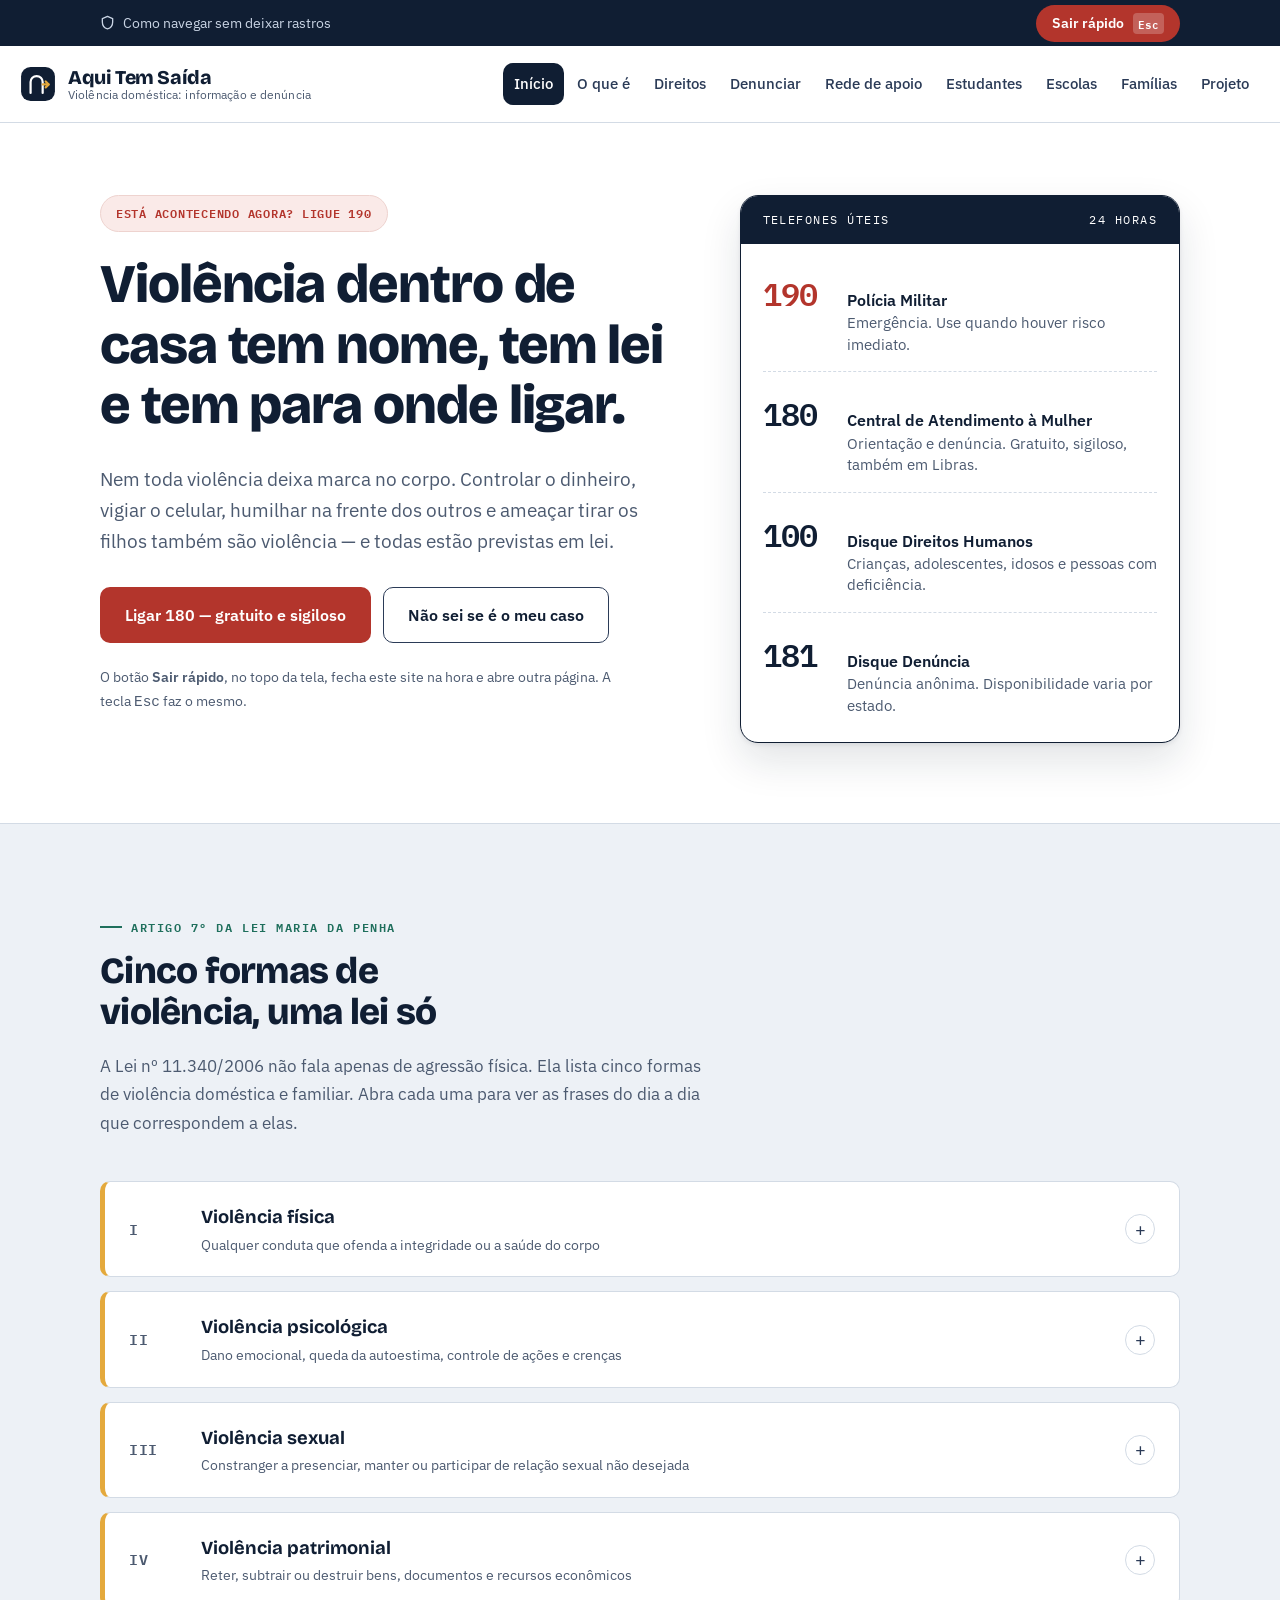
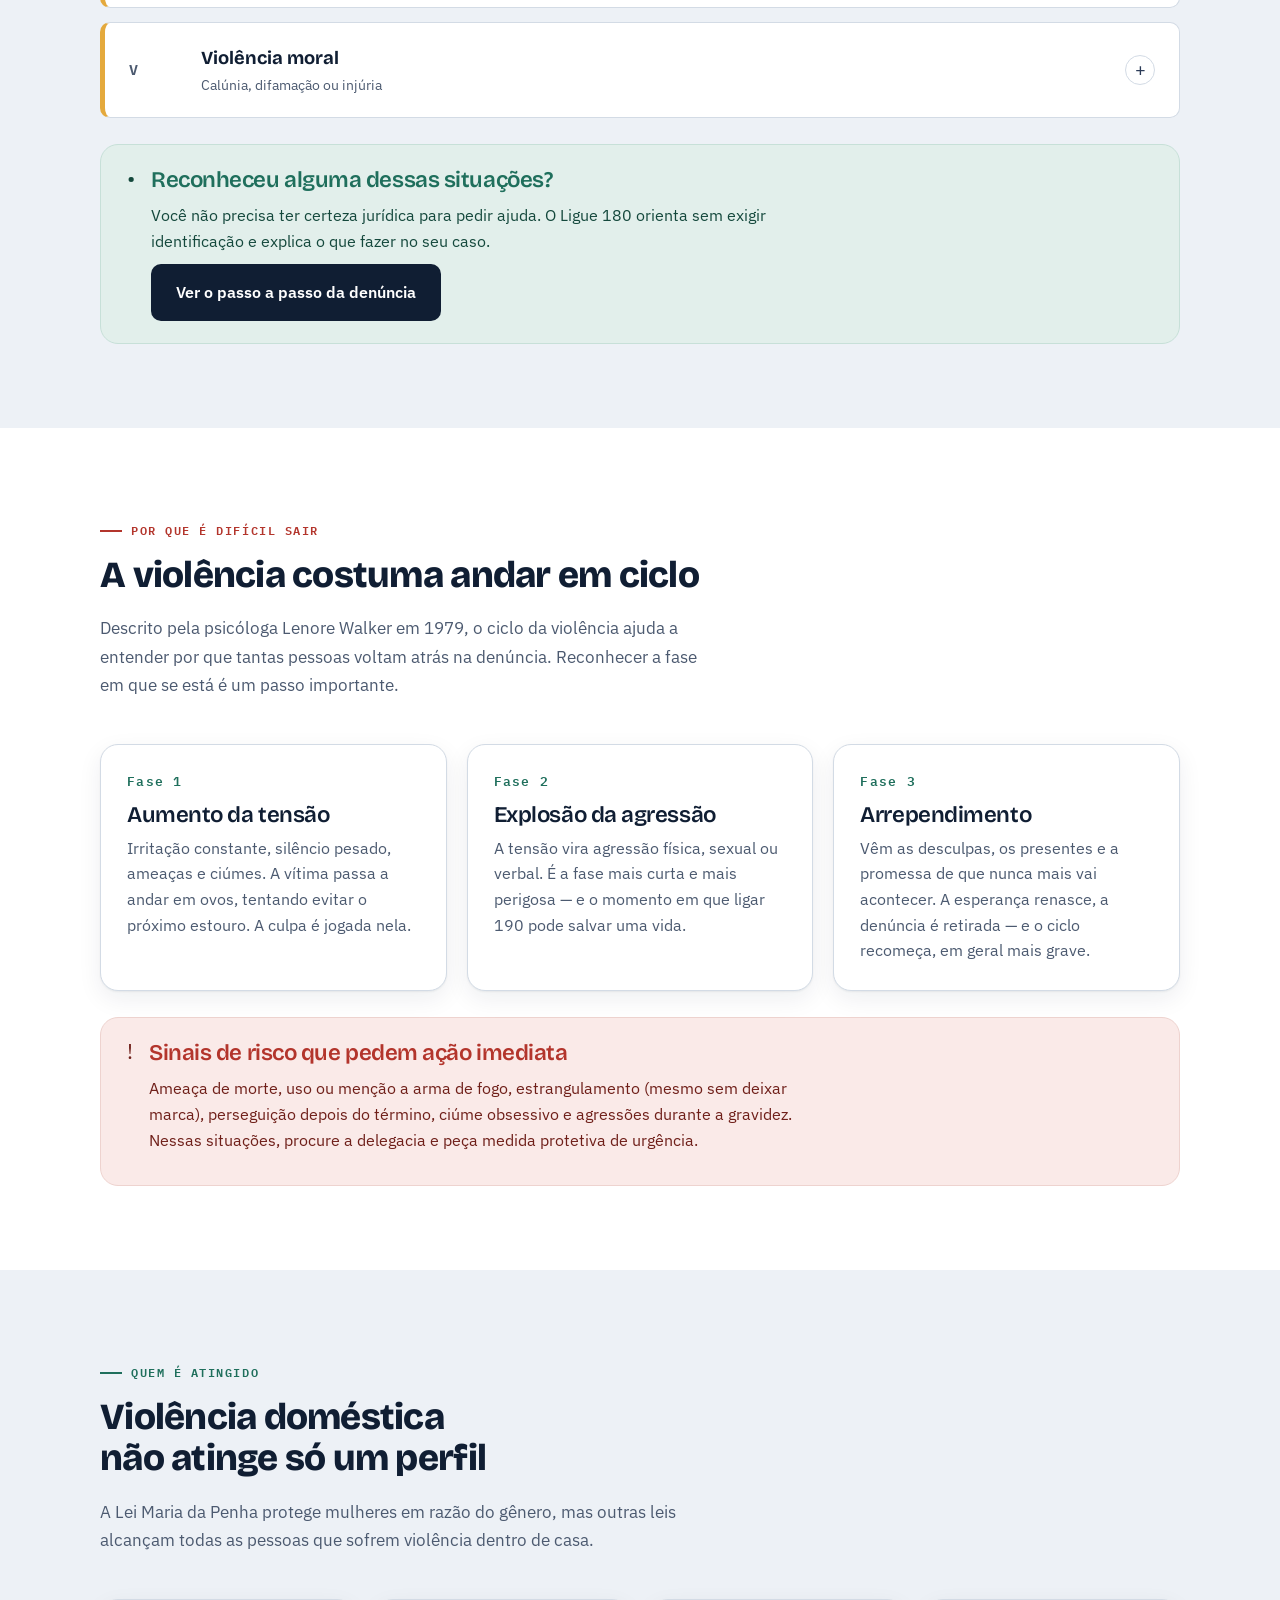
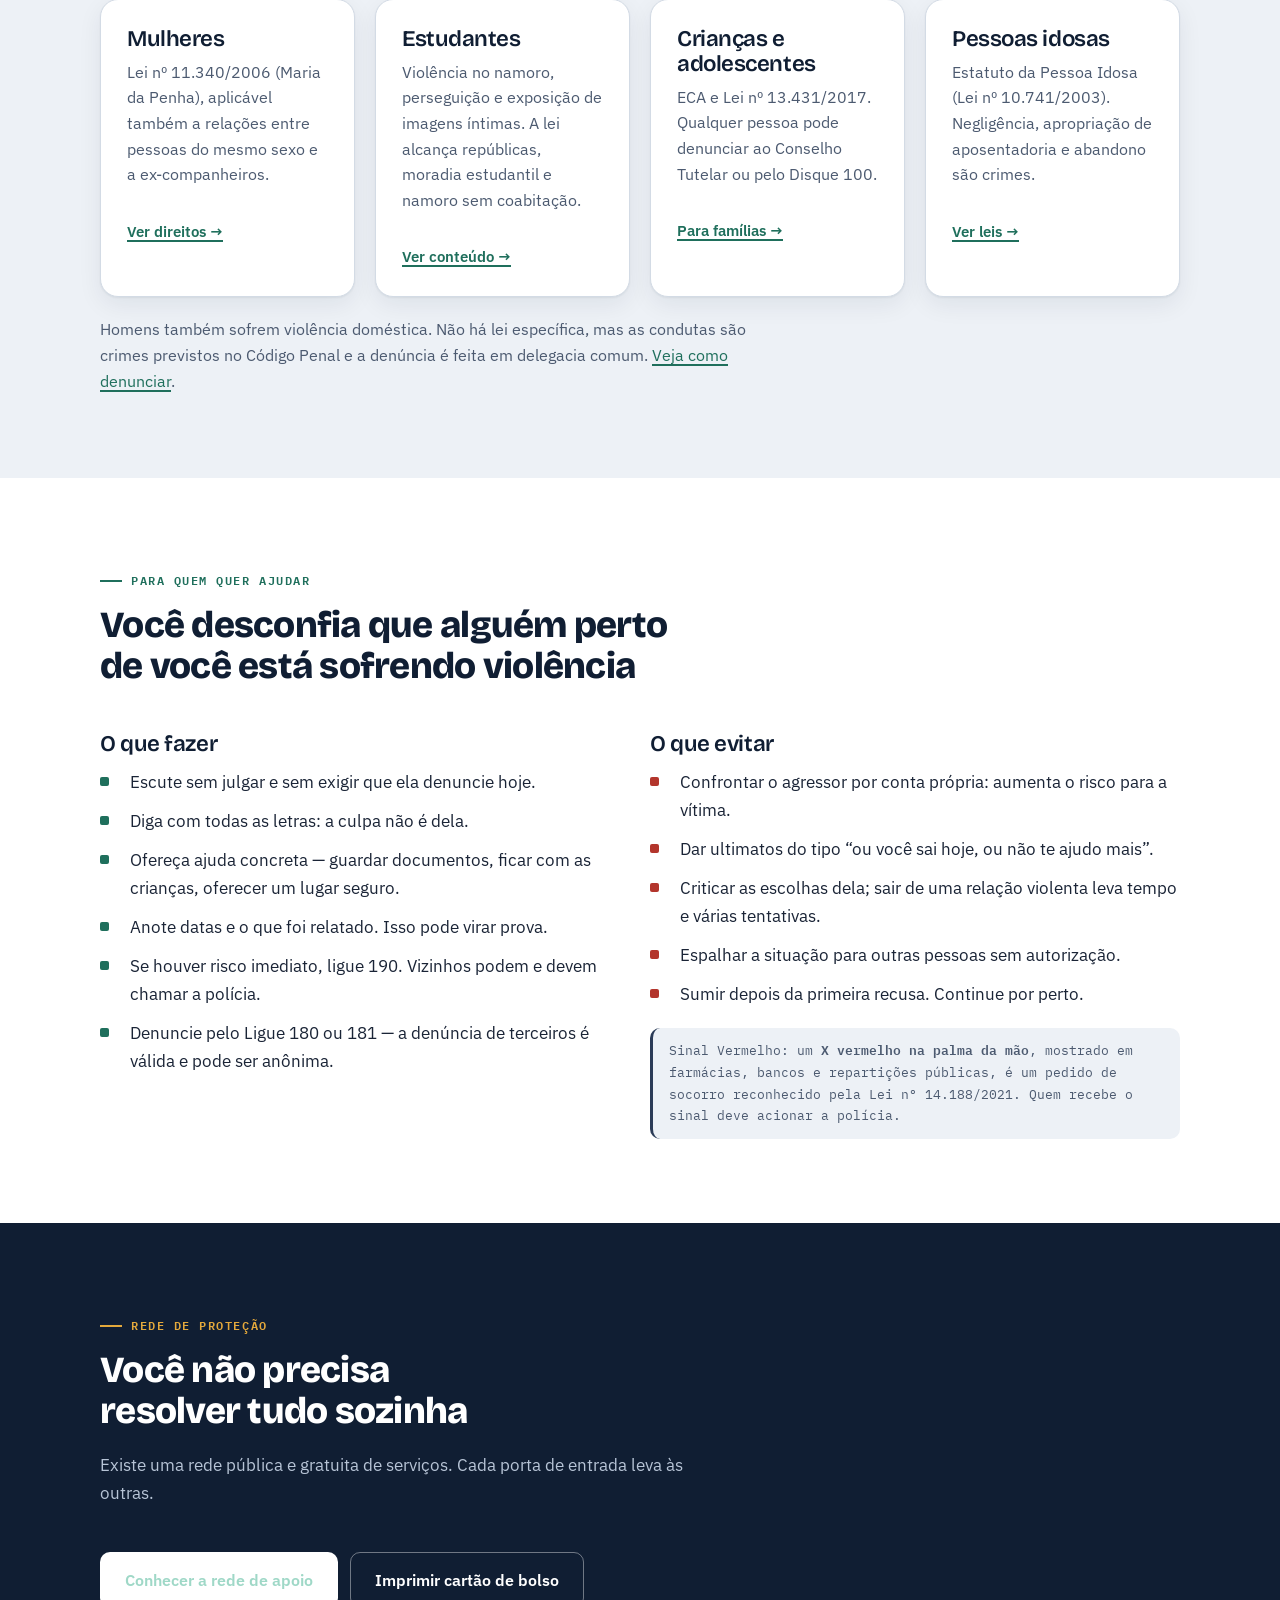
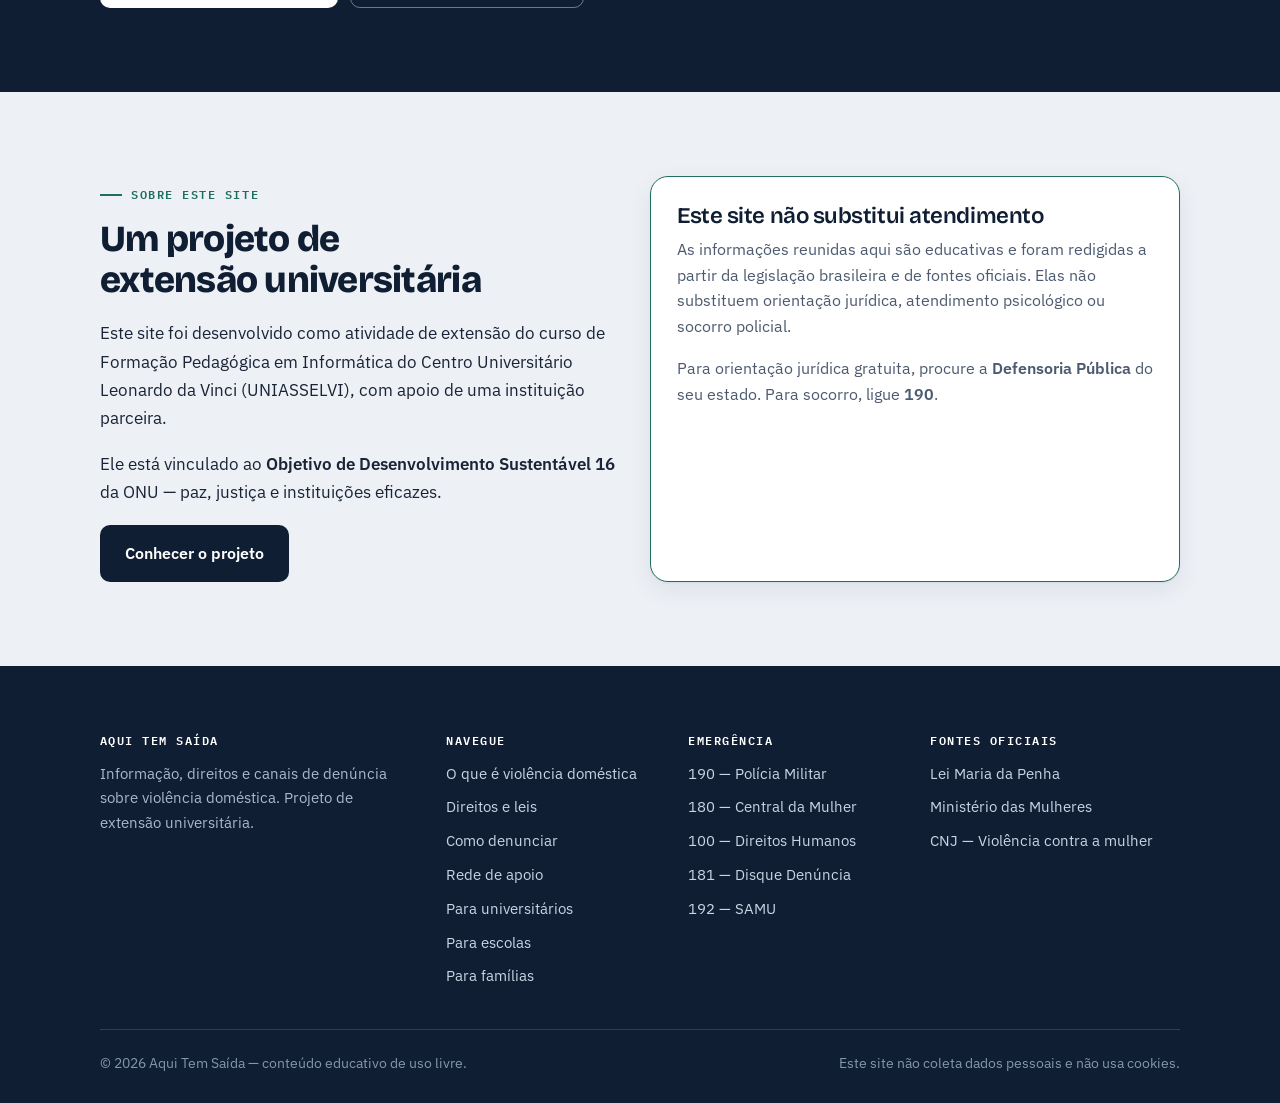
<file: index.html>
<!DOCTYPE html>
<html lang="pt-BR">
<head>
<meta charset="UTF-8">
<meta name="viewport" content="width=device-width, initial-scale=1">
<title>Aqui Tem Saída — informação, direitos e denúncia sobre violência doméstica</title>
<meta name="description" content="Reconheça as formas de violência doméstica, conheça seus direitos na Lei Maria da Penha e saiba para onde ligar. Ligue 180, 190 e 100. Projeto de extensão universitária.">
<meta name="theme-color" content="#101E33">
<link rel="preconnect" href="https://fonts.googleapis.com">
<link rel="preconnect" href="https://fonts.gstatic.com" crossorigin>
<link href="https://fonts.googleapis.com/css2?family=Bricolage+Grotesque:opsz,wght@12..96,600;12..96,700;12..96,800&family=IBM+Plex+Mono:wght@400;600&family=IBM+Plex+Sans:wght@400;500;600;700&display=swap" rel="stylesheet">
<link rel="stylesheet" href="assets/css/estilo.css">
</head>
<body>

<a class="pular" href="#conteudo">Pular para o conteúdo</a>

<!-- Barra de segurança -->
<div class="barra-seguranca">
  <div class="envoltorio barra-seguranca__interno">
    <a class="barra-seguranca__dica" href="denunciar.html#navegacao-segura">
      <svg width="15" height="15" viewBox="0 0 16 16" fill="none" aria-hidden="true"><path d="M8 1.5 2.5 3.8v3.6c0 3.4 2.3 6.5 5.5 7.3 3.2-.8 5.5-3.9 5.5-7.3V3.8L8 1.5Z" stroke="currentColor" stroke-width="1.4" stroke-linejoin="round"/></svg>
      Como navegar sem deixar rastros
    </a>
    <button class="saida-rapida" type="button" data-saida-rapida>
      Sair rápido
      <span class="saida-rapida__atalho">Esc</span>
    </button>
  </div>
</div>

<!-- Cabeçalho -->
<header class="cabecalho">
  <div class="envoltorio cabecalho__interno">
    <a class="marca" href="index.html">
      <svg class="marca__simbolo" width="36" height="36" viewBox="0 0 34 34" fill="none" aria-hidden="true">
        <rect x="1" y="1" width="32" height="32" rx="9" fill="#101E33"/>
        <path d="M10 25.5V15.2A5.7 5.7 0 0 1 15.7 9.5 5.7 5.7 0 0 1 21.4 15.2v10.3" stroke="#fff" stroke-width="2.1" stroke-linecap="round"/>
        <path d="M21.5 17.4h5.4" stroke="#E4A93C" stroke-width="2.1" stroke-linecap="round"/>
        <path d="m24.3 14.6 2.8 2.8-2.8 2.8" stroke="#E4A93C" stroke-width="2.1" stroke-linecap="round" stroke-linejoin="round"/>
      </svg>
      <span class="marca__texto">
        <span>Aqui Tem Saída</span>
        <small>Violência doméstica: informação e denúncia</small>
      </span>
    </a>

    <button class="menu-botao" type="button" data-menu-botao aria-expanded="false" aria-controls="navegacao">
      <svg width="17" height="17" viewBox="0 0 18 18" fill="none" aria-hidden="true"><path d="M2 4.5h14M2 9h14M2 13.5h14" stroke="currentColor" stroke-width="1.8" stroke-linecap="round"/></svg>
      Menu
    </button>

    <nav class="navegacao" id="navegacao" data-navegacao aria-label="Navegação principal">
      <ul>
        <li><a href="index.html" aria-current="page">Início</a></li>
        <li><a href="o-que-e.html">O que é</a></li>
        <li><a href="direitos.html">Direitos</a></li>
        <li><a href="denunciar.html">Denunciar</a></li>
        <li><a href="rede-de-apoio.html">Rede de apoio</a></li>
        <li><a href="universidade.html">Estudantes</a></li>
        <li><a href="escolas.html">Escolas</a></li>
        <li><a href="familias.html">Famílias</a></li>
        <li><a href="sobre.html">Projeto</a></li>
      </ul>
    </nav>
  </div>
</header>

<main id="conteudo">

  <!-- HERÓI -->
  <section class="heroi">
    <div class="envoltorio heroi__grade">
      <div>
        <a class="heroi__aviso" href="tel:190">Está acontecendo agora? Ligue 190</a>
        <h1>Violência dentro de casa tem nome, tem lei e tem para onde ligar.</h1>
        <p class="heroi__linha">
          Nem toda violência deixa marca no corpo. Controlar o dinheiro, vigiar o celular,
          humilhar na frente dos outros e ameaçar tirar os filhos também são violência —
          e todas estão previstas em lei.
        </p>
        <div class="grupo-botoes">
          <a class="botao botao--emergencia" href="tel:180">Ligar 180 — gratuito e sigiloso</a>
          <a class="botao botao--contorno" href="o-que-e.html">Não sei se é o meu caso</a>
        </div>
        <p class="heroi__nota">
          O botão <strong>Sair rápido</strong>, no topo da tela, fecha este site na hora e abre outra página.
          A tecla <kbd>Esc</kbd> faz o mesmo.
        </p>
      </div>

      <!-- Cartão de emergência -->
      <div class="cartao-emergencia">
        <div class="cartao-emergencia__topo">
          <span>Telefones úteis</span>
          <span>24 horas</span>
        </div>
        <div class="cartao-emergencia__corpo">
          <a class="numero numero--urgente" href="tel:190">
            <span class="numero__digitos">190</span>
            <span class="numero__texto"><b>Polícia Militar</b>Emergência. Use quando houver risco imediato.</span>
          </a>
          <a class="numero" href="tel:180">
            <span class="numero__digitos">180</span>
            <span class="numero__texto"><b>Central de Atendimento à Mulher</b>Orientação e denúncia. Gratuito, sigiloso, também em Libras.</span>
          </a>
          <a class="numero" href="tel:100">
            <span class="numero__digitos">100</span>
            <span class="numero__texto"><b>Disque Direitos Humanos</b>Crianças, adolescentes, idosos e pessoas com deficiência.</span>
          </a>
          <a class="numero" href="tel:181">
            <span class="numero__digitos">181</span>
            <span class="numero__texto"><b>Disque Denúncia</b>Denúncia anônima. Disponibilidade varia por estado.</span>
          </a>
        </div>
      </div>
    </div>
  </section>

  <!-- CINCO FORMAS -->
  <section class="secao" id="formas">
    <div class="envoltorio">
      <div class="cabecalho-secao revelar">
        <span class="rotulo">Artigo 7º da Lei Maria da Penha</span>
        <h2>Cinco formas de violência, uma lei só</h2>
        <p>
          A Lei nº 11.340/2006 não fala apenas de agressão física. Ela lista cinco formas de violência
          doméstica e familiar. Abra cada uma para ver as frases do dia a dia que correspondem a elas.
        </p>
      </div>

      <div class="formas revelar">

        <details class="forma">
          <summary>
            <span class="forma__inciso">I</span>
            <span class="forma__titulo">Violência física<small>Qualquer conduta que ofenda a integridade ou a saúde do corpo</small></span>
            <span class="forma__sinal" aria-hidden="true">+</span>
          </summary>
          <div class="forma__conteudo">
            <p>Não se limita a socos. Empurrar, apertar o braço, puxar o cabelo, jogar objetos, impedir de sair do quarto, negar remédio ou comida — tudo isso entra aqui.</p>
            <ul class="frases">
              <li>Foi só um empurrão, ele nem me bateu</li>
              <li>Me trancou em casa e levou a chave</li>
              <li>Só me segurou forte pelo braço</li>
            </ul>
            <p class="base-legal">Art. 7º, I — Lei nº 11.340/2006. Desde a Lei nº 14.994/2024, a lesão corporal contra cônjuge, companheiro, ascendente, descendente ou irmão tem pena de 2 a 5 anos de reclusão.</p>
          </div>
        </details>

        <details class="forma">
          <summary>
            <span class="forma__inciso">II</span>
            <span class="forma__titulo">Violência psicológica<small>Dano emocional, queda da autoestima, controle de ações e crenças</small></span>
            <span class="forma__sinal" aria-hidden="true">+</span>
          </summary>
          <div class="forma__conteudo">
            <p>É a forma mais comum e a menos denunciada, porque não deixa marca visível. Inclui ameaça, humilhação, chantagem, isolamento da família e dos amigos, vigilância constante e perseguição.</p>
            <ul class="frases">
              <li>Ele lê todas as minhas mensagens e quer saber onde estou o tempo todo</li>
              <li>Disse que se eu sair, tira meus filhos de mim</li>
              <li>Fala que eu sou louca e que estou inventando as coisas</li>
            </ul>
            <p class="base-legal">Art. 7º, II — Lei nº 11.340/2006. A Lei nº 14.188/2021 criou o crime de violência psicológica contra a mulher (art. 147-B do Código Penal), com pena de 6 meses a 2 anos e multa.</p>
          </div>
        </details>

        <details class="forma">
          <summary>
            <span class="forma__inciso">III</span>
            <span class="forma__titulo">Violência sexual<small>Constranger a presenciar, manter ou participar de relação sexual não desejada</small></span>
            <span class="forma__sinal" aria-hidden="true">+</span>
          </summary>
          <div class="forma__conteudo">
            <p>Casamento e namoro não são consentimento permanente. Também é violência sexual forçar o uso ou impedir o uso de contraceptivos, obrigar a abortar ou a engravidar, e forçar a fazer ou assistir a algo de natureza sexual.</p>
            <ul class="frases">
              <li>Eu disse que não queria, mas insistiu até eu ceder</li>
              <li>Escondeu minha cartela de anticoncepcional</li>
              <li>Filmou sem eu saber e ameaça mostrar para os outros</li>
            </ul>
            <p class="base-legal">Art. 7º, III — Lei nº 11.340/2006. Pela Lei nº 12.845/2013, hospitais do SUS são obrigados a prestar atendimento integral e imediato a pessoas em situação de violência sexual, sem exigir boletim de ocorrência.</p>
          </div>
        </details>

        <details class="forma">
          <summary>
            <span class="forma__inciso">IV</span>
            <span class="forma__titulo">Violência patrimonial<small>Reter, subtrair ou destruir bens, documentos e recursos econômicos</small></span>
            <span class="forma__sinal" aria-hidden="true">+</span>
          </summary>
          <div class="forma__conteudo">
            <p>É a violência que prende a vítima pelo bolso. Controlar todo o dinheiro, esconder documentos, fazer dívidas no nome da vítima, quebrar objetos pessoais ou impedir de trabalhar são condutas previstas na lei.</p>
            <ul class="frases">
              <li>Ele recebe meu salário e me dá uma mesada</li>
              <li>Escondeu meu RG e meu cartão para eu não conseguir sair</li>
              <li>Pegou empréstimo no meu nome sem me avisar</li>
            </ul>
            <p class="base-legal">Art. 7º, IV — Lei nº 11.340/2006.</p>
          </div>
        </details>

        <details class="forma">
          <summary>
            <span class="forma__inciso">V</span>
            <span class="forma__titulo">Violência moral<small>Calúnia, difamação ou injúria</small></span>
            <span class="forma__sinal" aria-hidden="true">+</span>
          </summary>
          <div class="forma__conteudo">
            <p>Acusar falsamente de um crime, espalhar mentiras que destroem a reputação ou xingar e ofender a dignidade da pessoa, inclusive em grupos de mensagem e redes sociais.</p>
            <ul class="frases">
              <li>Contou para a família toda que eu traí, mesmo sabendo que é mentira</li>
              <li>Me xinga na frente dos vizinhos para eu passar vergonha</li>
              <li>Criou publicações sobre mim nas redes sociais</li>
            </ul>
            <p class="base-legal">Art. 7º, V — Lei nº 11.340/2006. Pela Lei nº 14.994/2024, calúnia, difamação e injúria praticadas contra a mulher por razões da condição do sexo feminino têm a pena aplicada em dobro.</p>
          </div>
        </details>

      </div>

      <div class="aviso aviso--calmo revelar" style="margin-top:26px">
        <span class="aviso__icone" aria-hidden="true">•</span>
        <div>
          <h3>Reconheceu alguma dessas situações?</h3>
          <p>Você não precisa ter certeza jurídica para pedir ajuda. O Ligue 180 orienta sem exigir identificação e explica o que fazer no seu caso.</p>
          <a class="botao botao--principal" href="denunciar.html">Ver o passo a passo da denúncia</a>
        </div>
      </div>
    </div>
  </section>

  <!-- CICLO -->
  <section class="secao secao--branca">
    <div class="envoltorio">
      <div class="cabecalho-secao revelar">
        <span class="rotulo rotulo--alerta">Por que é difícil sair</span>
        <h2>A violência costuma andar em ciclo</h2>
        <p>
          Descrito pela psicóloga Lenore Walker em 1979, o ciclo da violência ajuda a entender por que
          tantas pessoas voltam atrás na denúncia. Reconhecer a fase em que se está é um passo importante.
        </p>
      </div>

      <div class="grade grade--3 revelar">
        <article class="cartao">
          <span class="cartao__numero">Fase 1</span>
          <h3>Aumento da tensão</h3>
          <p>Irritação constante, silêncio pesado, ameaças e ciúmes. A vítima passa a andar em ovos, tentando evitar o próximo estouro. A culpa é jogada nela.</p>
        </article>
        <article class="cartao">
          <span class="cartao__numero">Fase 2</span>
          <h3>Explosão da agressão</h3>
          <p>A tensão vira agressão física, sexual ou verbal. É a fase mais curta e mais perigosa — e o momento em que ligar 190 pode salvar uma vida.</p>
        </article>
        <article class="cartao">
          <span class="cartao__numero">Fase 3</span>
          <h3>Arrependimento</h3>
          <p>Vêm as desculpas, os presentes e a promessa de que nunca mais vai acontecer. A esperança renasce, a denúncia é retirada — e o ciclo recomeça, em geral mais grave.</p>
        </article>
      </div>

      <div class="aviso aviso--atencao revelar" style="margin-top:26px">
        <span class="aviso__icone" aria-hidden="true">!</span>
        <div>
          <h3>Sinais de risco que pedem ação imediata</h3>
          <p>Ameaça de morte, uso ou menção a arma de fogo, estrangulamento (mesmo sem deixar marca), perseguição depois do término, ciúme obsessivo e agressões durante a gravidez. Nessas situações, procure a delegacia e peça medida protetiva de urgência.</p>
        </div>
      </div>
    </div>
  </section>

  <!-- NÃO É SÓ COM MULHERES -->
  <section class="secao">
    <div class="envoltorio">
      <div class="cabecalho-secao revelar">
        <span class="rotulo">Quem é atingido</span>
        <h2>Violência doméstica não atinge só um perfil</h2>
        <p>A Lei Maria da Penha protege mulheres em razão do gênero, mas outras leis alcançam todas as pessoas que sofrem violência dentro de casa.</p>
      </div>

      <div class="grade grade--4 revelar">
        <article class="cartao">
          <h3>Mulheres</h3>
          <p>Lei nº 11.340/2006 (Maria da Penha), aplicável também a relações entre pessoas do mesmo sexo e a ex-companheiros.</p>
          <a class="cartao__link" href="direitos.html#maria-da-penha">Ver direitos →</a>
        </article>
        <article class="cartao">
          <h3>Estudantes</h3>
          <p>Violência no namoro, perseguição e exposição de imagens íntimas. A lei alcança repúblicas, moradia estudantil e namoro sem coabitação.</p>
          <a class="cartao__link" href="universidade.html">Ver conteúdo →</a>
        </article>
        <article class="cartao">
          <h3>Crianças e adolescentes</h3>
          <p>ECA e Lei nº 13.431/2017. Qualquer pessoa pode denunciar ao Conselho Tutelar ou pelo Disque 100.</p>
          <a class="cartao__link" href="familias.html">Para famílias →</a>
        </article>
        <article class="cartao">
          <h3>Pessoas idosas</h3>
          <p>Estatuto da Pessoa Idosa (Lei nº 10.741/2003). Negligência, apropriação de aposentadoria e abandono são crimes.</p>
          <a class="cartao__link" href="direitos.html#outras-leis">Ver leis →</a>
        </article>
      </div>

      <p style="margin-top:20px;color:var(--noite-suave);font-size:.97rem">
        Homens também sofrem violência doméstica. Não há lei específica, mas as condutas são crimes previstos
        no Código Penal e a denúncia é feita em delegacia comum. <a href="denunciar.html">Veja como denunciar</a>.
      </p>
    </div>
  </section>

  <!-- COMO AJUDAR -->
  <section class="secao secao--branca">
    <div class="envoltorio">
      <div class="cabecalho-secao revelar">
        <span class="rotulo">Para quem quer ajudar</span>
        <h2>Você desconfia que alguém perto de você está sofrendo violência</h2>
      </div>

      <div class="grade grade--2 revelar">
        <div>
          <h3>O que fazer</h3>
          <ul class="lista-marcada">
            <li>Escute sem julgar e sem exigir que ela denuncie hoje.</li>
            <li>Diga com todas as letras: a culpa não é dela.</li>
            <li>Ofereça ajuda concreta — guardar documentos, ficar com as crianças, oferecer um lugar seguro.</li>
            <li>Anote datas e o que foi relatado. Isso pode virar prova.</li>
            <li>Se houver risco imediato, ligue 190. Vizinhos podem e devem chamar a polícia.</li>
            <li>Denuncie pelo Ligue 180 ou 181 — a denúncia de terceiros é válida e pode ser anônima.</li>
          </ul>
        </div>
        <div>
          <h3>O que evitar</h3>
          <ul class="lista-marcada lista-marcada--alerta">
            <li>Confrontar o agressor por conta própria: aumenta o risco para a vítima.</li>
            <li>Dar ultimatos do tipo “ou você sai hoje, ou não te ajudo mais”.</li>
            <li>Criticar as escolhas dela; sair de uma relação violenta leva tempo e várias tentativas.</li>
            <li>Espalhar a situação para outras pessoas sem autorização.</li>
            <li>Sumir depois da primeira recusa. Continue por perto.</li>
          </ul>
          <p class="base-legal">Sinal Vermelho: um <strong>X vermelho na palma da mão</strong>, mostrado em farmácias, bancos e repartições públicas, é um pedido de socorro reconhecido pela Lei nº 14.188/2021. Quem recebe o sinal deve acionar a polícia.</p>
        </div>
      </div>
    </div>
  </section>

  <!-- REDE -->
  <section class="secao secao--noite">
    <div class="envoltorio">
      <div class="cabecalho-secao revelar">
        <span class="rotulo rotulo--claro">Rede de proteção</span>
        <h2>Você não precisa resolver tudo sozinha</h2>
        <p>Existe uma rede pública e gratuita de serviços. Cada porta de entrada leva às outras.</p>
      </div>
      <div class="grupo-botoes revelar">
        <a class="botao botao--claro" href="rede-de-apoio.html">Conhecer a rede de apoio</a>
        <a class="botao botao--contorno" href="denunciar.html#cartao" style="color:#fff;border-color:rgba(255,255,255,.4)">Imprimir cartão de bolso</a>
      </div>
    </div>
  </section>

  <!-- PROJETO -->
  <section class="secao">
    <div class="envoltorio">
      <div class="grade grade--2">
        <div class="revelar">
          <span class="rotulo">Sobre este site</span>
          <h2>Um projeto de extensão universitária</h2>
          <p>
            Este site foi desenvolvido como atividade de extensão do curso de Formação Pedagógica em
            Informática do Centro Universitário Leonardo da Vinci (UNIASSELVI), com apoio de uma
            instituição parceira.
          </p>
          <p>
            Ele está vinculado ao <strong>Objetivo de Desenvolvimento Sustentável 16</strong> da ONU —
            paz, justiça e instituições eficazes.
          </p>
          <a class="botao botao--principal" href="sobre.html">Conhecer o projeto</a>
        </div>
        <div class="cartao cartao--destaque revelar">
          <h3>Este site não substitui atendimento</h3>
          <p>
            As informações reunidas aqui são educativas e foram redigidas a partir da legislação
            brasileira e de fontes oficiais. Elas não substituem orientação jurídica, atendimento
            psicológico ou socorro policial.
          </p>
          <p>
            Para orientação jurídica gratuita, procure a <strong>Defensoria Pública</strong> do seu estado.
            Para socorro, ligue <strong>190</strong>.
          </p>
        </div>
      </div>
    </div>
  </section>

</main>

<!-- Rodapé -->
<footer class="rodape">
  <div class="envoltorio">
    <div class="rodape__grade">
      <div>
        <h4>Aqui Tem Saída</h4>
        <p style="color:#A9B8CC">Informação, direitos e canais de denúncia sobre violência doméstica. Projeto de extensão universitária.</p>
      </div>
      <div>
        <h4>Navegue</h4>
        <ul>
          <li><a href="o-que-e.html">O que é violência doméstica</a></li>
          <li><a href="direitos.html">Direitos e leis</a></li>
          <li><a href="denunciar.html">Como denunciar</a></li>
          <li><a href="rede-de-apoio.html">Rede de apoio</a></li>
          <li><a href="universidade.html">Para universitários</a></li>
          <li><a href="escolas.html">Para escolas</a></li>
          <li><a href="familias.html">Para famílias</a></li>
        </ul>
      </div>
      <div>
        <h4>Emergência</h4>
        <ul>
          <li><a href="tel:190">190 — Polícia Militar</a></li>
          <li><a href="tel:180">180 — Central da Mulher</a></li>
          <li><a href="tel:100">100 — Direitos Humanos</a></li>
          <li><a href="tel:181">181 — Disque Denúncia</a></li>
          <li><a href="tel:192">192 — SAMU</a></li>
        </ul>
      </div>
      <div>
        <h4>Fontes oficiais</h4>
        <ul>
          <li><a href="https://www.planalto.gov.br/ccivil_03/_ato2004-2006/2006/lei/l11340.htm" rel="noopener">Lei Maria da Penha</a></li>
          <li><a href="https://www.gov.br/mulheres/pt-br" rel="noopener">Ministério das Mulheres</a></li>
          <li><a href="https://www.cnj.jus.br/programas-e-acoes/violencia-contra-a-mulher/" rel="noopener">CNJ — Violência contra a mulher</a></li>
        </ul>
      </div>
    </div>
    <div class="rodape__base">
      <span>© <span data-ano>2026</span> Aqui Tem Saída — conteúdo educativo de uso livre.</span>
      <span>Este site não coleta dados pessoais e não usa cookies.</span>
    </div>
  </div>
</footer>

<!-- Emergência no celular -->
<div class="emergencia-movel">
  <a class="urgente" href="tel:190"><strong>190</strong><span>Emergência</span></a>
  <a href="tel:180"><strong>180</strong><span>Central da Mulher</span></a>
</div>

<script src="assets/js/principal.js"></script>
</body>
</html>
</file>
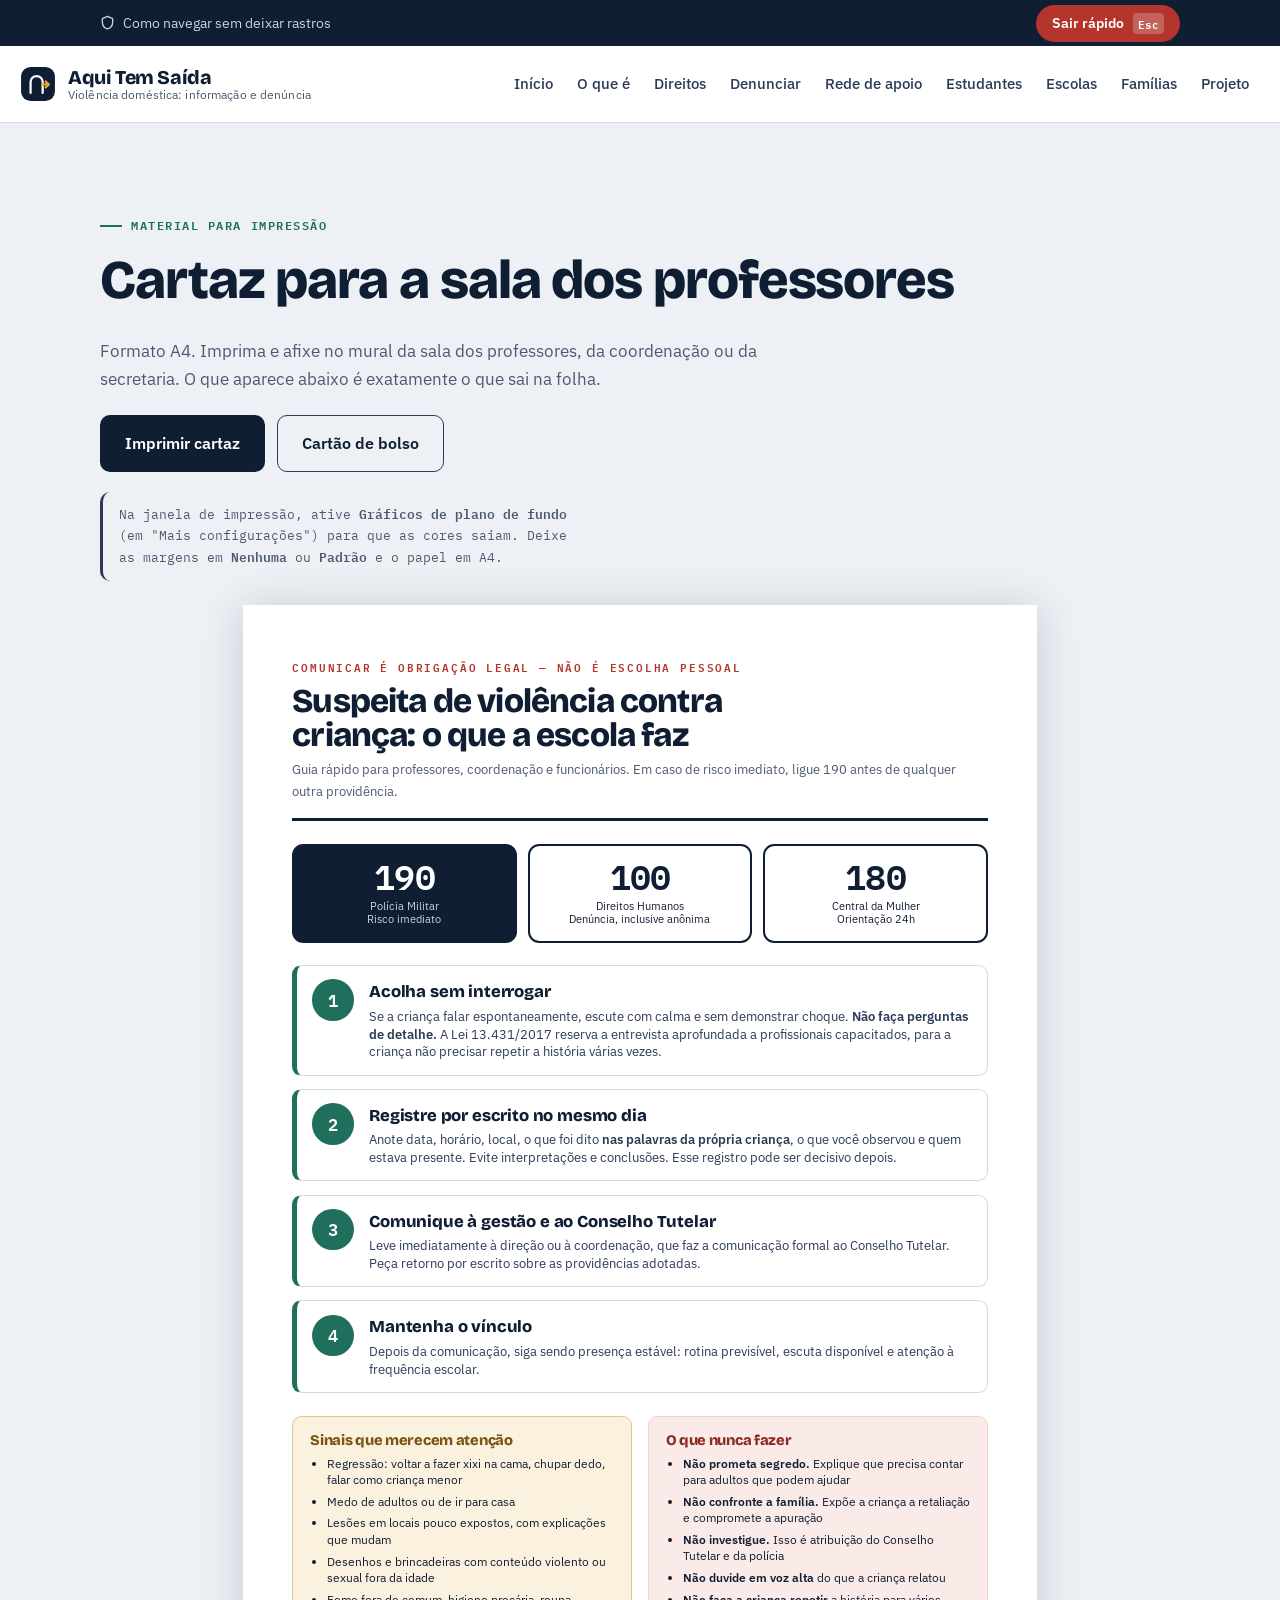
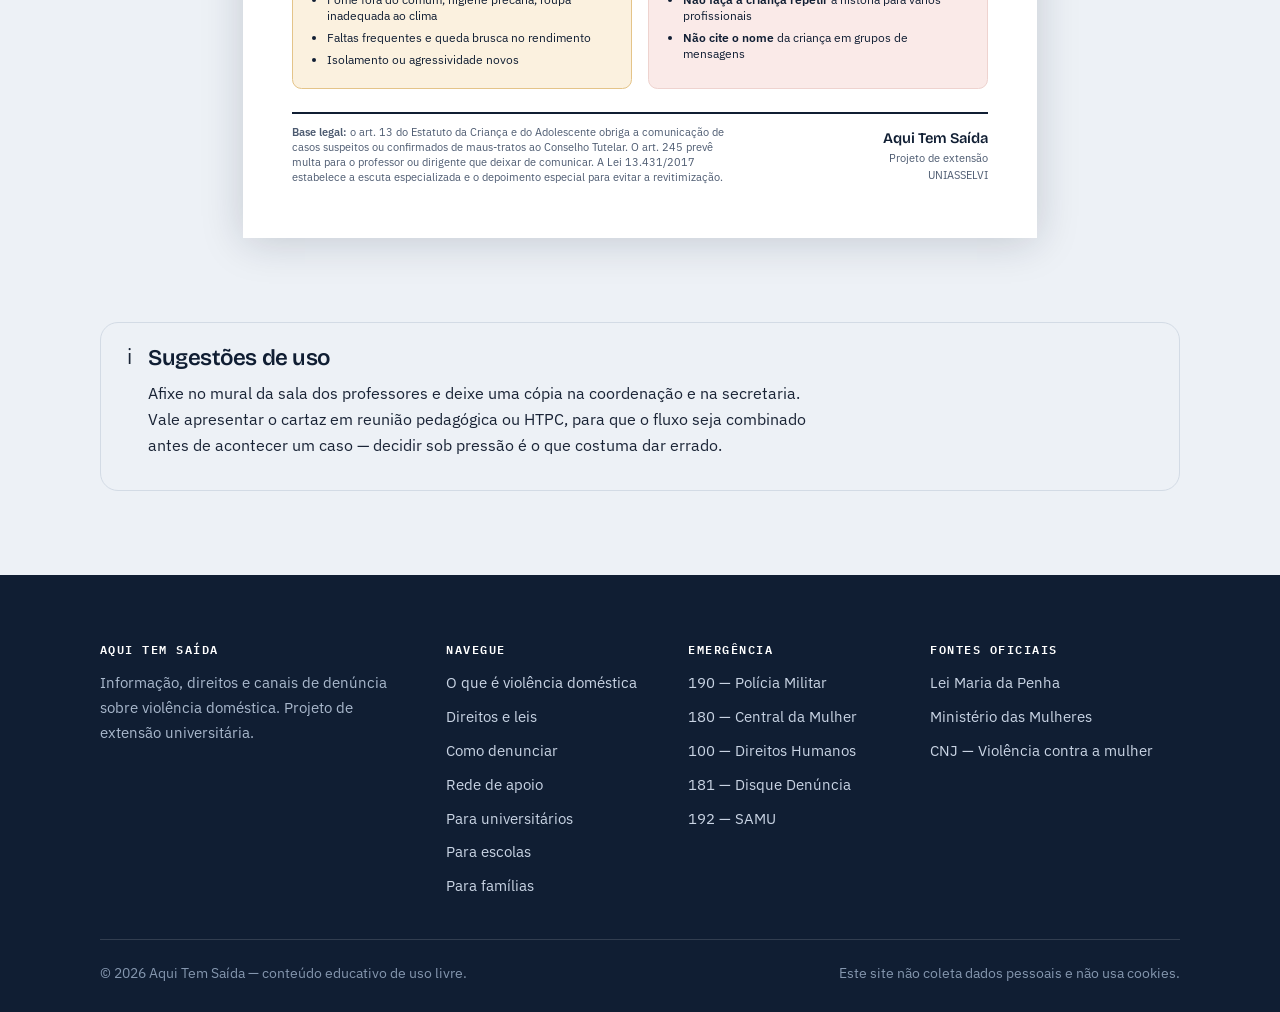
<file: cartaz.html>
<!DOCTYPE html>
<html lang="pt-BR">
<head>
<meta charset="UTF-8">
<meta name="viewport" content="width=device-width, initial-scale=1">
<title>Cartaz para impressão — Aqui Tem Saída</title>
<meta name="description" content="Cartaz A4 para a sala dos professores: sinais de violência contra crianças, fluxo de comunicação ao Conselho Tutelar e telefones de emergência.">
<meta name="theme-color" content="#101E33">
<link rel="preconnect" href="https://fonts.googleapis.com">
<link rel="preconnect" href="https://fonts.gstatic.com" crossorigin>
<link href="https://fonts.googleapis.com/css2?family=Bricolage+Grotesque:opsz,wght@12..96,600;12..96,700;12..96,800&family=IBM+Plex+Mono:wght@400;600&family=IBM+Plex+Sans:wght@400;500;600;700&display=swap" rel="stylesheet">
<link rel="stylesheet" href="assets/css/estilo.css">

<style>
/* ---------- Cartaz A4 ---------- */
.cartaz {
  width: 210mm;
  min-height: 297mm;
  margin: 0 auto;
  background: #fff;
  color: #101E33;
  padding: 14mm 13mm;
  box-shadow: 0 4px 40px rgba(16,30,51,.18);
  display: flex;
  flex-direction: column;
  gap: 6mm;
}

.cartaz__topo {
  border-bottom: 3px solid #101E33;
  padding-bottom: 4mm;
}
.cartaz__eyebrow {
  font-family: var(--mono); font-size: 8.5pt; font-weight: 600;
  letter-spacing: .16em; text-transform: uppercase; color: #B3352C;
  margin: 0 0 2mm;
}
.cartaz h1 {
  font-size: 25pt; line-height: 1.02; margin: 0 0 2mm; letter-spacing: -.025em;
}
.cartaz__sub { font-size: 10pt; color: #4C5A70; margin: 0; max-width: none; }

/* Faixa de telefones */
.cartaz__fones {
  display: grid; grid-template-columns: repeat(3, 1fr); gap: 3mm;
}
.fone {
  border: 2px solid #101E33; border-radius: 3mm;
  padding: 3.5mm 4mm; text-align: center;
}
.fone--urgente { background: #101E33; color: #fff; }
.fone strong {
  display: block; font-family: var(--mono); font-size: 26pt;
  font-weight: 600; line-height: 1; letter-spacing: -.02em;
}
.fone span { display: block; font-size: 8pt; line-height: 1.3; margin-top: 1.5mm; }
.fone--urgente span { color: #C9D4E4; }

/* Blocos do fluxo */
.cartaz__fluxo { display: grid; gap: 3.5mm; }
.etapa {
  display: grid; grid-template-columns: 11mm 1fr; gap: 4mm; align-items: start;
  border: 1.5px solid #D3DBE5; border-left: 5px solid #1F6F5C;
  border-radius: 2.5mm; padding: 3.5mm 4mm;
}
.etapa__num {
  width: 11mm; height: 11mm; border-radius: 50%;
  background: #1F6F5C; color: #fff;
  font-family: var(--mono); font-size: 13pt; font-weight: 600;
  display: grid; place-items: center;
}
.etapa h2 { font-size: 12.5pt; margin: 1mm 0 1.5mm; letter-spacing: -.01em; }
.etapa p { font-size: 9.5pt; line-height: 1.42; margin: 0; color: #2B3B57; max-width: none; }

/* Colunas observar / não fazer */
.cartaz__duplo { display: grid; grid-template-columns: 1fr 1fr; gap: 4mm; }
.caixa { border-radius: 2.5mm; padding: 4mm 4.5mm; }
.caixa--observar { background: #FBF1DF; border: 1.5px solid #E4C489; }
.caixa--evitar { background: #FAEAE8; border: 1.5px solid #EED3CF; }
.caixa h2 { font-size: 11pt; margin: 0 0 2mm; }
.caixa--observar h2 { color: #7A5410; }
.caixa--evitar h2 { color: #8E2A22; }
.caixa ul { margin: 0; padding-left: 4.5mm; }
.caixa li { font-size: 8.8pt; line-height: 1.4; margin-bottom: 1.4mm; }

/* Rodapé do cartaz */
.cartaz__base {
  margin-top: auto; border-top: 2px solid #101E33; padding-top: 3mm;
  display: flex; justify-content: space-between; align-items: flex-end; gap: 4mm;
}
.cartaz__lei { font-size: 8pt; line-height: 1.4; color: #4C5A70; max-width: 118mm; margin: 0; }
.cartaz__marca { text-align: right; font-size: 8pt; color: #4C5A70; }
.cartaz__marca strong { display: block; font-family: var(--display); font-size: 11pt; color: #101E33; }

/* Visualização em tela pequena */
@media (max-width: 900px) {
  .cartaz { width: 100%; min-height: 0; padding: 22px 18px; box-shadow: none; }
  .cartaz h1 { font-size: 1.6rem; }
  .fone strong { font-size: 1.7rem; }
  .cartaz__duplo { grid-template-columns: 1fr; }
}

/* ---------- Impressão ---------- */
@page { size: A4 portrait; margin: 0; }

@media print {
  body { background: #fff !important; padding: 0 !important; }
  .barra-seguranca, .cabecalho, .rodape, .emergencia-movel,
  .secao--tela, .pular { display: none !important; }
  .cartaz {
    width: 210mm; min-height: 297mm; margin: 0;
    box-shadow: none; page-break-after: avoid;
  }
  .fone--urgente { background: #101E33 !important; -webkit-print-color-adjust: exact; print-color-adjust: exact; }
  .etapa__num { background: #1F6F5C !important; -webkit-print-color-adjust: exact; print-color-adjust: exact; }
  .caixa--observar, .caixa--evitar { -webkit-print-color-adjust: exact; print-color-adjust: exact; }
}
</style>
</head>
<body>

<a class="pular" href="#conteudo">Pular para o conteúdo</a>

<div class="barra-seguranca">
  <div class="envoltorio barra-seguranca__interno">
    <a class="barra-seguranca__dica" href="denunciar.html#navegacao-segura">
      <svg width="15" height="15" viewBox="0 0 16 16" fill="none" aria-hidden="true"><path d="M8 1.5 2.5 3.8v3.6c0 3.4 2.3 6.5 5.5 7.3 3.2-.8 5.5-3.9 5.5-7.3V3.8L8 1.5Z" stroke="currentColor" stroke-width="1.4" stroke-linejoin="round"/></svg>
      Como navegar sem deixar rastros
    </a>
    <button class="saida-rapida" type="button" data-saida-rapida>Sair rápido <span class="saida-rapida__atalho">Esc</span></button>
  </div>
</div>

<header class="cabecalho">
  <div class="envoltorio cabecalho__interno">
    <a class="marca" href="index.html">
      <svg class="marca__simbolo" width="36" height="36" viewBox="0 0 34 34" fill="none" aria-hidden="true">
        <rect x="1" y="1" width="32" height="32" rx="9" fill="#101E33"/>
        <path d="M10 25.5V15.2A5.7 5.7 0 0 1 15.7 9.5 5.7 5.7 0 0 1 21.4 15.2v10.3" stroke="#fff" stroke-width="2.1" stroke-linecap="round"/>
        <path d="M21.5 17.4h5.4" stroke="#E4A93C" stroke-width="2.1" stroke-linecap="round"/>
        <path d="m24.3 14.6 2.8 2.8-2.8 2.8" stroke="#E4A93C" stroke-width="2.1" stroke-linecap="round" stroke-linejoin="round"/>
      </svg>
      <span class="marca__texto"><span>Aqui Tem Saída</span><small>Violência doméstica: informação e denúncia</small></span>
    </a>
    <button class="menu-botao" type="button" data-menu-botao aria-expanded="false" aria-controls="navegacao">
      <svg width="17" height="17" viewBox="0 0 18 18" fill="none" aria-hidden="true"><path d="M2 4.5h14M2 9h14M2 13.5h14" stroke="currentColor" stroke-width="1.8" stroke-linecap="round"/></svg> Menu
    </button>
    <nav class="navegacao" id="navegacao" data-navegacao aria-label="Navegação principal">
      <ul>
        <li><a href="index.html">Início</a></li>
        <li><a href="o-que-e.html">O que é</a></li>
        <li><a href="direitos.html">Direitos</a></li>
        <li><a href="denunciar.html">Denunciar</a></li>
        <li><a href="rede-de-apoio.html">Rede de apoio</a></li>
        <li><a href="universidade.html">Estudantes</a></li>
        <li><a href="escolas.html">Escolas</a></li>
        <li><a href="familias.html">Famílias</a></li>
        <li><a href="sobre.html">Projeto</a></li>
      </ul>
    </nav>
  </div>
</header>

<main id="conteudo">

  <section class="secao secao--tela" style="padding-bottom:24px">
    <div class="envoltorio">
      <span class="rotulo">Material para impressão</span>
      <h1>Cartaz para a sala dos professores</h1>
      <p style="color:var(--noite-suave);font-size:1.05rem">
        Formato A4. Imprima e afixe no mural da sala dos professores, da coordenação ou da secretaria.
        O que aparece abaixo é exatamente o que sai na folha.
      </p>
      <div class="grupo-botoes" style="margin-top:22px">
        <button class="botao botao--principal" type="button" data-imprimir>Imprimir cartaz</button>
        <a class="botao botao--contorno" href="denunciar.html#cartao">Cartão de bolso</a>
      </div>
      <p class="base-legal" style="margin-top:20px;max-width:62ch">
        Na janela de impressão, ative <strong>Gráficos de plano de fundo</strong> (em "Mais configurações") para que
        as cores saiam. Deixe as margens em <strong>Nenhuma</strong> ou <strong>Padrão</strong> e o papel em A4.
      </p>
    </div>
  </section>

  <!-- ===== CARTAZ ===== -->
  <div class="cartaz">

    <div class="cartaz__topo">
      <p class="cartaz__eyebrow">Comunicar é obrigação legal — não é escolha pessoal</p>
      <h1>Suspeita de violência contra criança: o que a escola faz</h1>
      <p class="cartaz__sub">Guia rápido para professores, coordenação e funcionários. Em caso de risco imediato, ligue 190 antes de qualquer outra providência.</p>
    </div>

    <div class="cartaz__fones">
      <div class="fone fone--urgente">
        <strong>190</strong>
        <span>Polícia Militar<br>Risco imediato</span>
      </div>
      <div class="fone">
        <strong>100</strong>
        <span>Direitos Humanos<br>Denúncia, inclusive anônima</span>
      </div>
      <div class="fone">
        <strong>180</strong>
        <span>Central da Mulher<br>Orientação 24h</span>
      </div>
    </div>

    <div class="cartaz__fluxo">
      <div class="etapa">
        <span class="etapa__num">1</span>
        <div>
          <h2>Acolha sem interrogar</h2>
          <p>Se a criança falar espontaneamente, escute com calma e sem demonstrar choque. <strong>Não faça perguntas de detalhe.</strong> A Lei 13.431/2017 reserva a entrevista aprofundada a profissionais capacitados, para a criança não precisar repetir a história várias vezes.</p>
        </div>
      </div>
      <div class="etapa">
        <span class="etapa__num">2</span>
        <div>
          <h2>Registre por escrito no mesmo dia</h2>
          <p>Anote data, horário, local, o que foi dito <strong>nas palavras da própria criança</strong>, o que você observou e quem estava presente. Evite interpretações e conclusões. Esse registro pode ser decisivo depois.</p>
        </div>
      </div>
      <div class="etapa">
        <span class="etapa__num">3</span>
        <div>
          <h2>Comunique à gestão e ao Conselho Tutelar</h2>
          <p>Leve imediatamente à direção ou à coordenação, que faz a comunicação formal ao Conselho Tutelar. Peça retorno por escrito sobre as providências adotadas.</p>
        </div>
      </div>
      <div class="etapa">
        <span class="etapa__num">4</span>
        <div>
          <h2>Mantenha o vínculo</h2>
          <p>Depois da comunicação, siga sendo presença estável: rotina previsível, escuta disponível e atenção à frequência escolar.</p>
        </div>
      </div>
    </div>

    <div class="cartaz__duplo">
      <div class="caixa caixa--observar">
        <h2>Sinais que merecem atenção</h2>
        <ul>
          <li>Regressão: voltar a fazer xixi na cama, chupar dedo, falar como criança menor</li>
          <li>Medo de adultos ou de ir para casa</li>
          <li>Lesões em locais pouco expostos, com explicações que mudam</li>
          <li>Desenhos e brincadeiras com conteúdo violento ou sexual fora da idade</li>
          <li>Fome fora do comum, higiene precária, roupa inadequada ao clima</li>
          <li>Faltas frequentes e queda brusca no rendimento</li>
          <li>Isolamento ou agressividade novos</li>
        </ul>
      </div>
      <div class="caixa caixa--evitar">
        <h2>O que nunca fazer</h2>
        <ul>
          <li><strong>Não prometa segredo.</strong> Explique que precisa contar para adultos que podem ajudar</li>
          <li><strong>Não confronte a família.</strong> Expõe a criança a retaliação e compromete a apuração</li>
          <li><strong>Não investigue.</strong> Isso é atribuição do Conselho Tutelar e da polícia</li>
          <li><strong>Não duvide em voz alta</strong> do que a criança relatou</li>
          <li><strong>Não faça a criança repetir</strong> a história para vários profissionais</li>
          <li><strong>Não cite o nome</strong> da criança em grupos de mensagens</li>
        </ul>
      </div>
    </div>

    <div class="cartaz__base">
      <p class="cartaz__lei">
        <strong>Base legal:</strong> o art. 13 do Estatuto da Criança e do Adolescente obriga a comunicação de casos suspeitos
        ou confirmados de maus-tratos ao Conselho Tutelar. O art. 245 prevê multa para o professor ou dirigente
        que deixar de comunicar. A Lei 13.431/2017 estabelece a escuta especializada e o depoimento especial
        para evitar a revitimização.
      </p>
      <div class="cartaz__marca">
        <strong>Aqui Tem Saída</strong>
        Projeto de extensão<br>UNIASSELVI
      </div>
    </div>

  </div>

  <section class="secao secao--tela">
    <div class="envoltorio">
      <div class="aviso aviso--neutro">
        <span class="aviso__icone" aria-hidden="true">i</span>
        <div>
          <h3>Sugestões de uso</h3>
          <p>Afixe no mural da sala dos professores e deixe uma cópia na coordenação e na secretaria. Vale apresentar o cartaz em reunião pedagógica ou HTPC, para que o fluxo seja combinado antes de acontecer um caso — decidir sob pressão é o que costuma dar errado.</p>
        </div>
      </div>
    </div>
  </section>

</main>

<footer class="rodape">
  <div class="envoltorio">
    <div class="rodape__grade">
      <div>
        <h4>Aqui Tem Saída</h4>
        <p style="color:#A9B8CC">Informação, direitos e canais de denúncia sobre violência doméstica. Projeto de extensão universitária.</p>
      </div>
      <div>
        <h4>Navegue</h4>
        <ul>
          <li><a href="o-que-e.html">O que é violência doméstica</a></li>
          <li><a href="direitos.html">Direitos e leis</a></li>
          <li><a href="denunciar.html">Como denunciar</a></li>
          <li><a href="rede-de-apoio.html">Rede de apoio</a></li>
          <li><a href="universidade.html">Para universitários</a></li>
          <li><a href="escolas.html">Para escolas</a></li>
          <li><a href="familias.html">Para famílias</a></li>
        </ul>
      </div>
      <div>
        <h4>Emergência</h4>
        <ul>
          <li><a href="tel:190">190 — Polícia Militar</a></li>
          <li><a href="tel:180">180 — Central da Mulher</a></li>
          <li><a href="tel:100">100 — Direitos Humanos</a></li>
          <li><a href="tel:181">181 — Disque Denúncia</a></li>
          <li><a href="tel:192">192 — SAMU</a></li>
        </ul>
      </div>
      <div>
        <h4>Fontes oficiais</h4>
        <ul>
          <li><a href="https://www.planalto.gov.br/ccivil_03/_ato2004-2006/2006/lei/l11340.htm" rel="noopener">Lei Maria da Penha</a></li>
          <li><a href="https://www.gov.br/mulheres/pt-br" rel="noopener">Ministério das Mulheres</a></li>
          <li><a href="https://www.cnj.jus.br/programas-e-acoes/violencia-contra-a-mulher/" rel="noopener">CNJ — Violência contra a mulher</a></li>
        </ul>
      </div>
    </div>
    <div class="rodape__base">
      <span>© <span data-ano>2026</span> Aqui Tem Saída — conteúdo educativo de uso livre.</span>
      <span>Este site não coleta dados pessoais e não usa cookies.</span>
    </div>
  </div>
</footer>

<div class="emergencia-movel">
  <a class="urgente" href="tel:190"><strong>190</strong><span>Emergência</span></a>
  <a href="tel:180"><strong>180</strong><span>Central da Mulher</span></a>
</div>

<script src="assets/js/principal.js"></script>
</body>
</html>
</file>
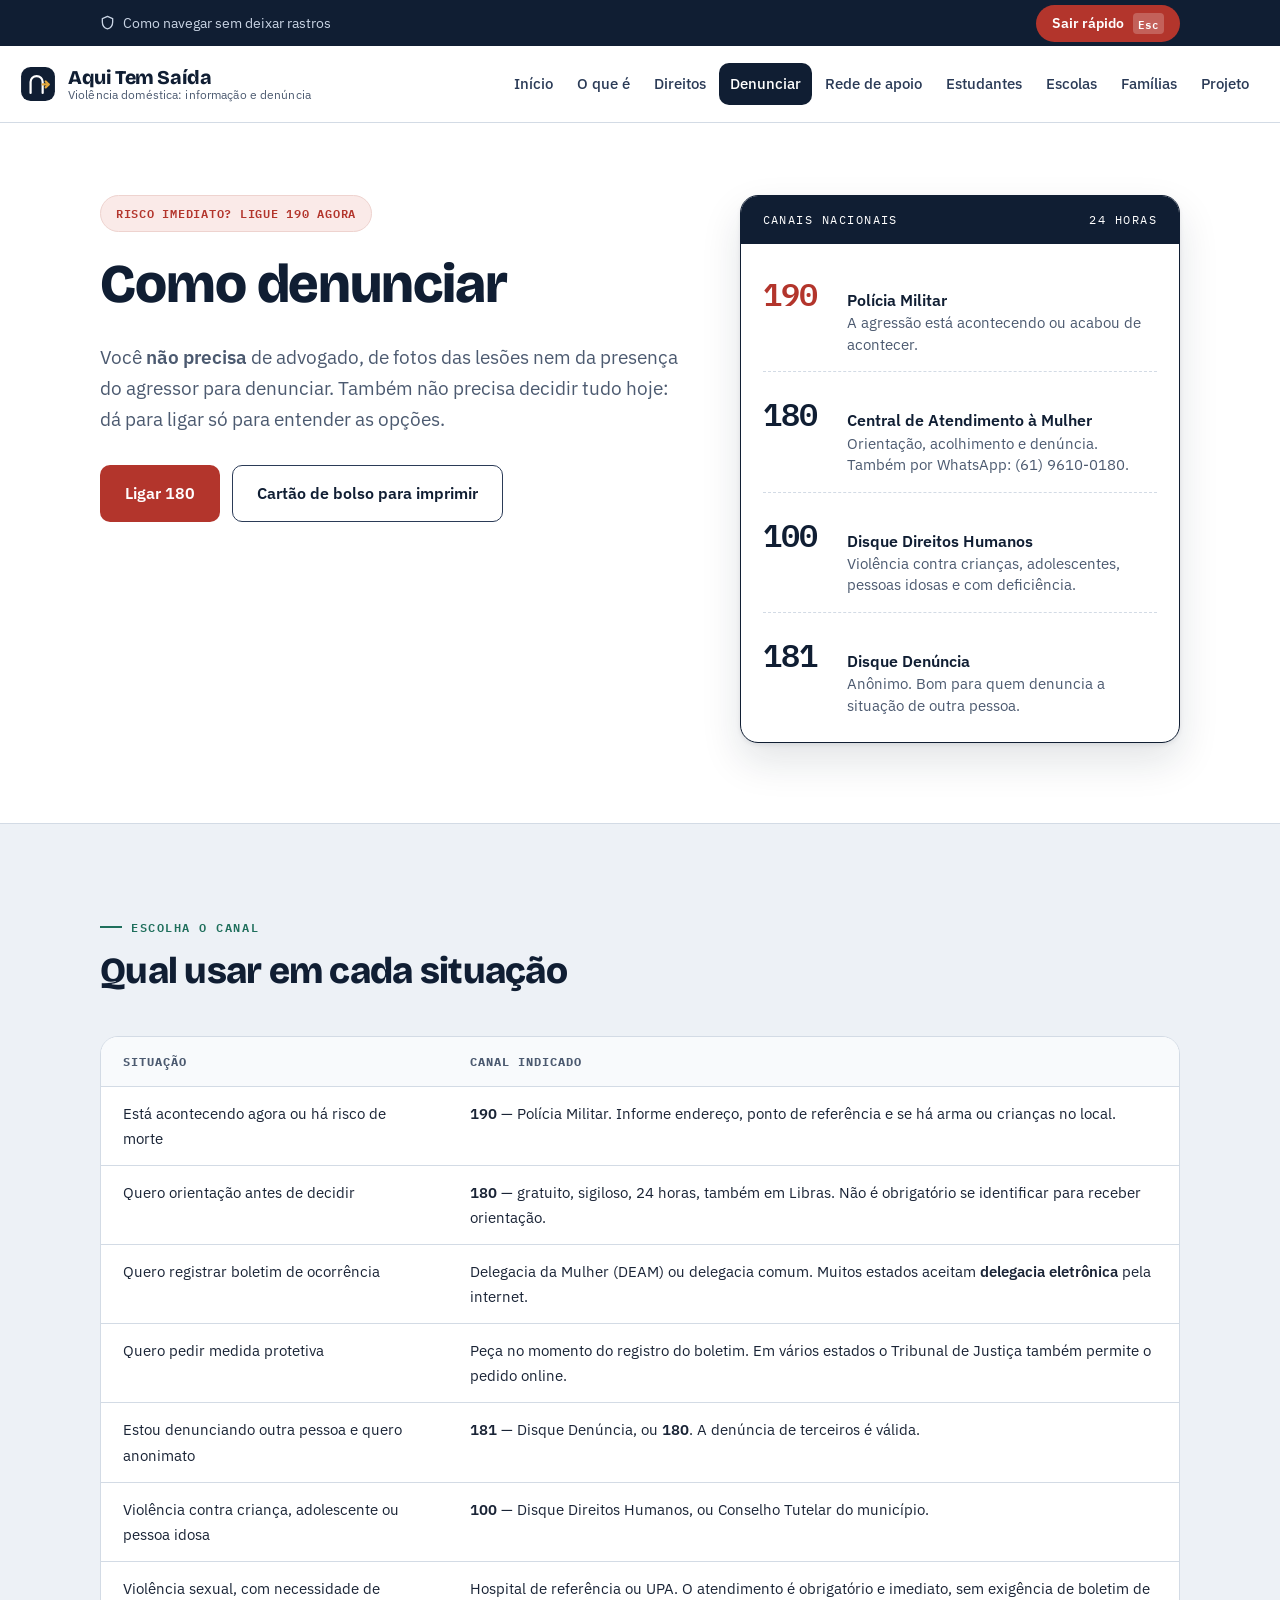
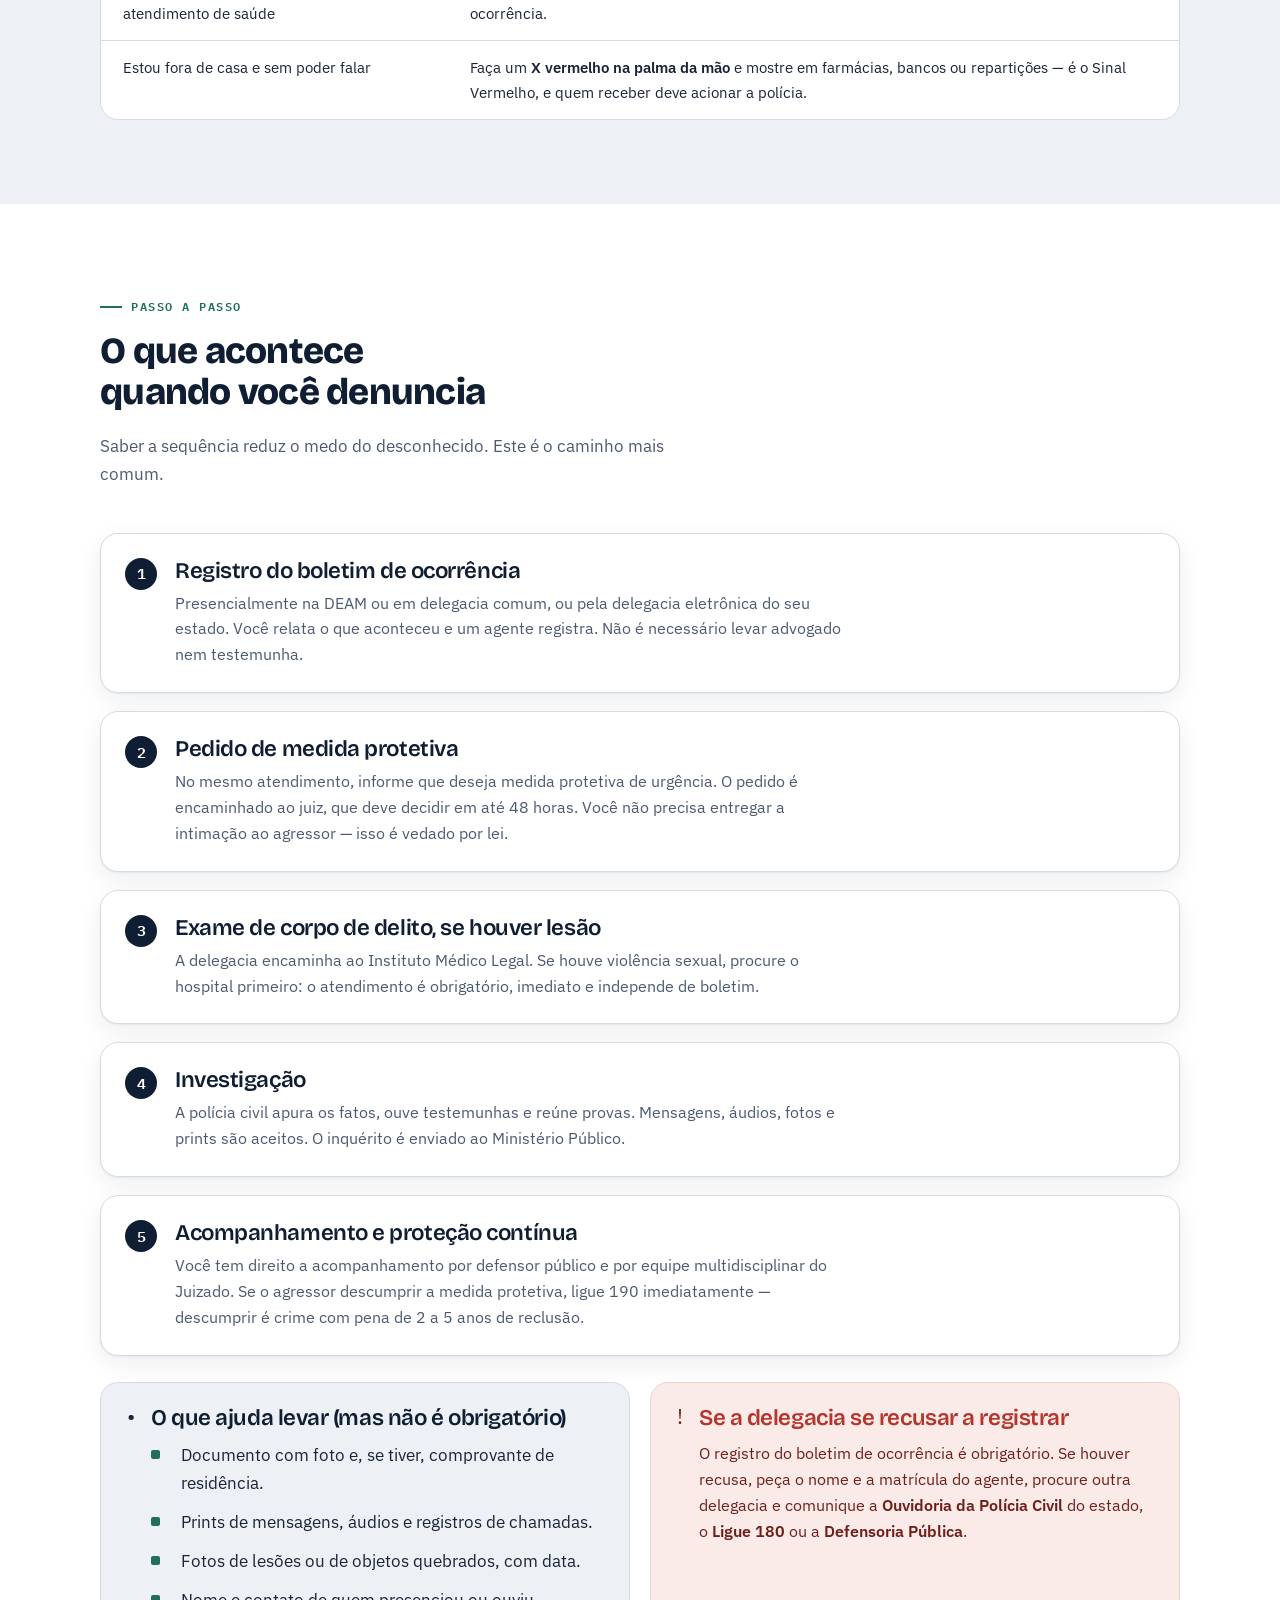
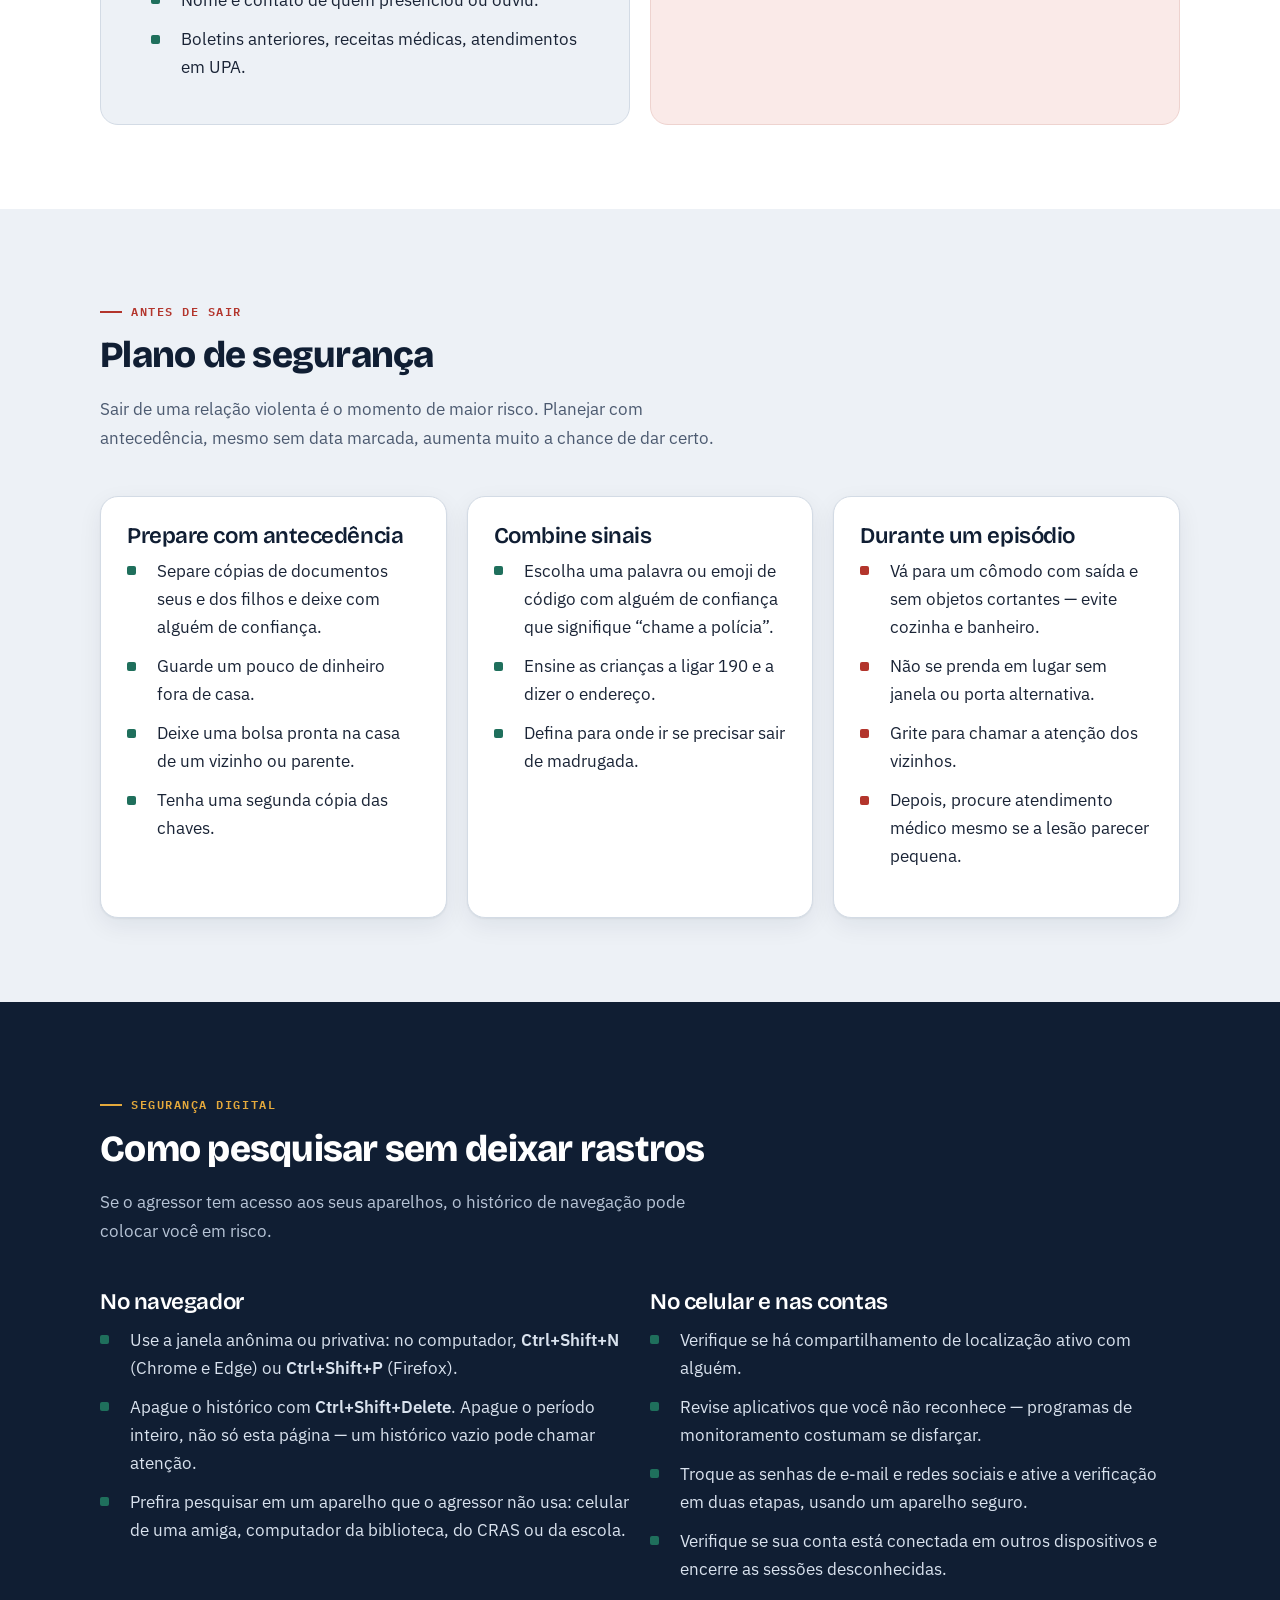
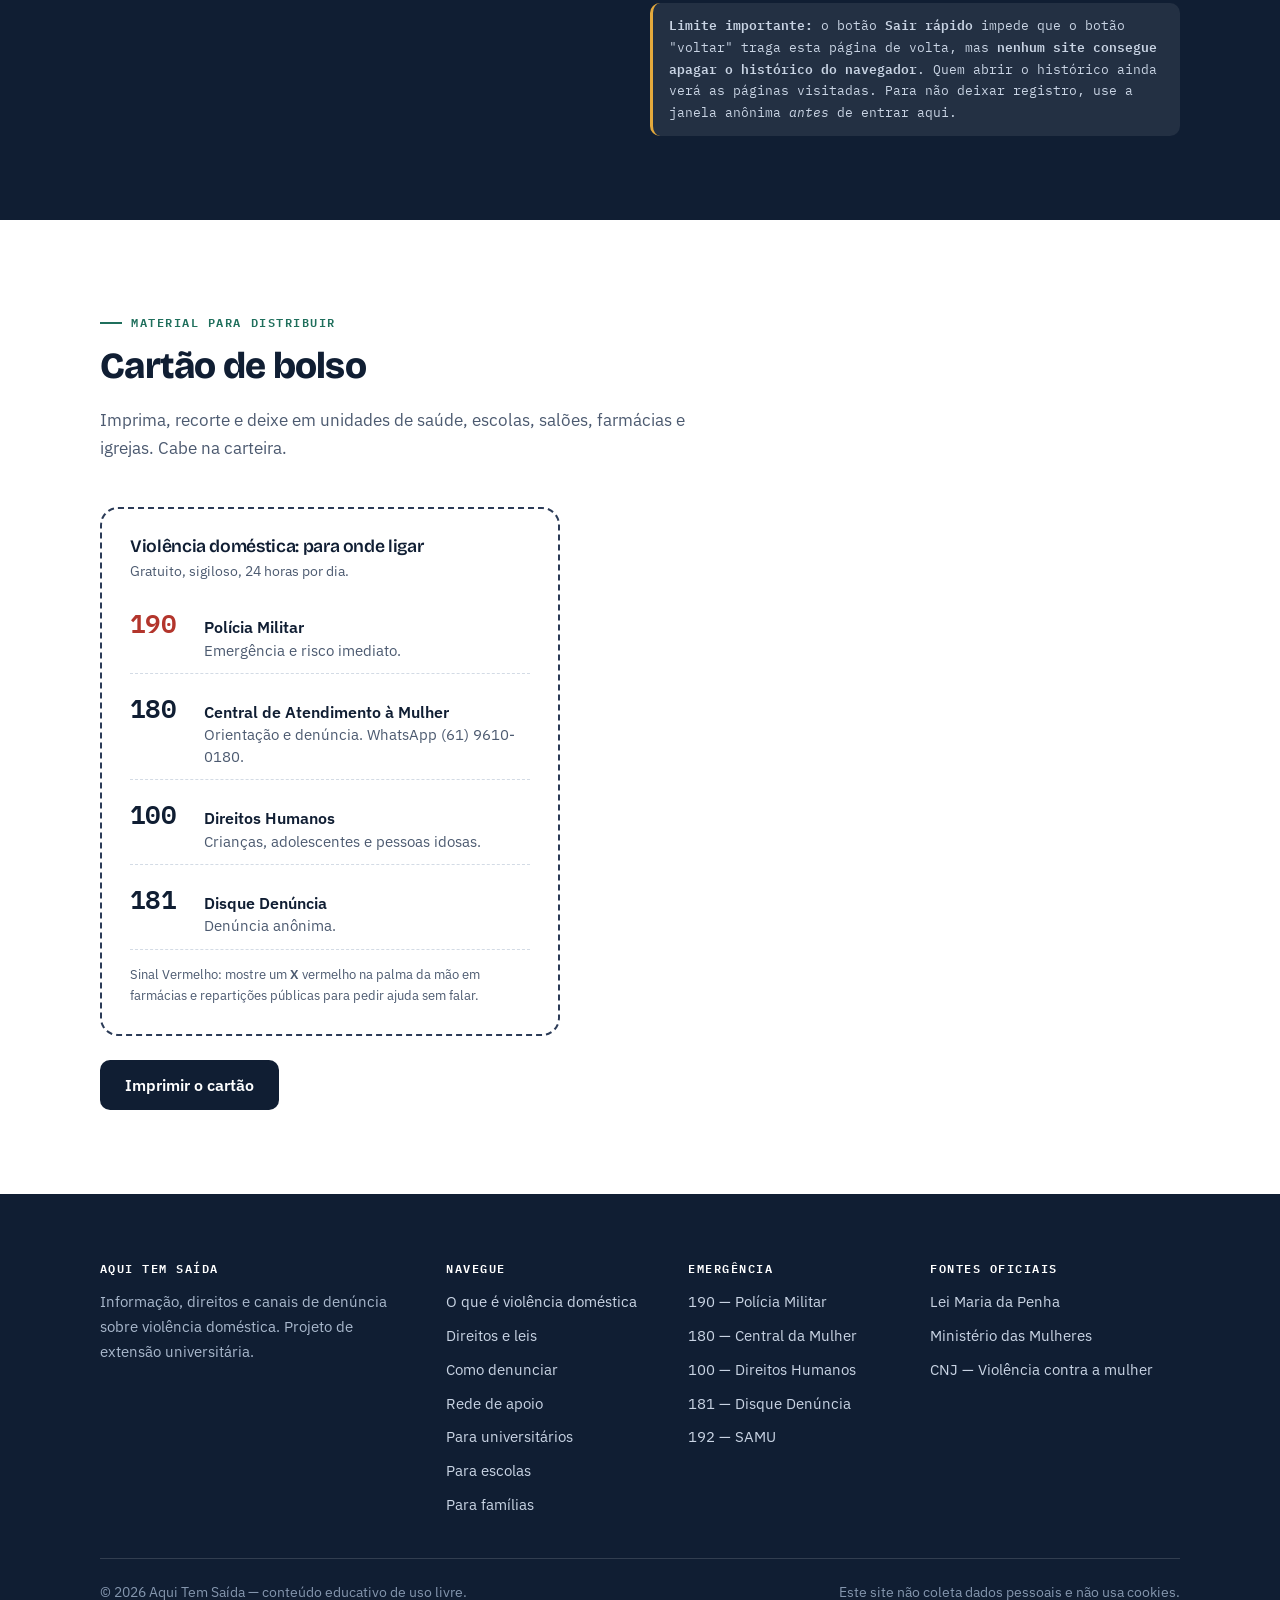
<file: denunciar.html>
<!DOCTYPE html>
<html lang="pt-BR">
<head>
<meta charset="UTF-8">
<meta name="viewport" content="width=device-width, initial-scale=1">
<title>Como denunciar — Aqui Tem Saída</title>
<meta name="description" content="Passo a passo para denunciar violência doméstica no Brasil: canais, o que levar à delegacia, medida protetiva, plano de segurança e navegação segura.">
<meta name="theme-color" content="#101E33">
<link rel="preconnect" href="https://fonts.googleapis.com">
<link rel="preconnect" href="https://fonts.gstatic.com" crossorigin>
<link href="https://fonts.googleapis.com/css2?family=Bricolage+Grotesque:opsz,wght@12..96,600;12..96,700;12..96,800&family=IBM+Plex+Mono:wght@400;600&family=IBM+Plex+Sans:wght@400;500;600;700&display=swap" rel="stylesheet">
<link rel="stylesheet" href="assets/css/estilo.css">
</head>
<body>

<a class="pular" href="#conteudo">Pular para o conteúdo</a>

<div class="barra-seguranca">
  <div class="envoltorio barra-seguranca__interno">
    <a class="barra-seguranca__dica" href="#navegacao-segura">
      <svg width="15" height="15" viewBox="0 0 16 16" fill="none" aria-hidden="true"><path d="M8 1.5 2.5 3.8v3.6c0 3.4 2.3 6.5 5.5 7.3 3.2-.8 5.5-3.9 5.5-7.3V3.8L8 1.5Z" stroke="currentColor" stroke-width="1.4" stroke-linejoin="round"/></svg>
      Como navegar sem deixar rastros
    </a>
    <button class="saida-rapida" type="button" data-saida-rapida>Sair rápido <span class="saida-rapida__atalho">Esc</span></button>
  </div>
</div>

<header class="cabecalho">
  <div class="envoltorio cabecalho__interno">
    <a class="marca" href="index.html">
      <svg class="marca__simbolo" width="36" height="36" viewBox="0 0 34 34" fill="none" aria-hidden="true">
        <rect x="1" y="1" width="32" height="32" rx="9" fill="#101E33"/>
        <path d="M10 25.5V15.2A5.7 5.7 0 0 1 15.7 9.5 5.7 5.7 0 0 1 21.4 15.2v10.3" stroke="#fff" stroke-width="2.1" stroke-linecap="round"/>
        <path d="M21.5 17.4h5.4" stroke="#E4A93C" stroke-width="2.1" stroke-linecap="round"/>
        <path d="m24.3 14.6 2.8 2.8-2.8 2.8" stroke="#E4A93C" stroke-width="2.1" stroke-linecap="round" stroke-linejoin="round"/>
      </svg>
      <span class="marca__texto"><span>Aqui Tem Saída</span><small>Violência doméstica: informação e denúncia</small></span>
    </a>
    <button class="menu-botao" type="button" data-menu-botao aria-expanded="false" aria-controls="navegacao">
      <svg width="17" height="17" viewBox="0 0 18 18" fill="none" aria-hidden="true"><path d="M2 4.5h14M2 9h14M2 13.5h14" stroke="currentColor" stroke-width="1.8" stroke-linecap="round"/></svg> Menu
    </button>
    <nav class="navegacao" id="navegacao" data-navegacao aria-label="Navegação principal">
      <ul>
        <li><a href="index.html">Início</a></li>
        <li><a href="o-que-e.html">O que é</a></li>
        <li><a href="direitos.html">Direitos</a></li>
        <li><a href="denunciar.html" aria-current="page">Denunciar</a></li>
        <li><a href="rede-de-apoio.html">Rede de apoio</a></li>
        <li><a href="universidade.html">Estudantes</a></li>
        <li><a href="escolas.html">Escolas</a></li>
        <li><a href="familias.html">Famílias</a></li>
        <li><a href="sobre.html">Projeto</a></li>
      </ul>
    </nav>
  </div>
</header>

<main id="conteudo">

  <section class="heroi">
    <div class="envoltorio heroi__grade">
      <div>
        <a class="heroi__aviso" href="tel:190">Risco imediato? Ligue 190 agora</a>
        <h1>Como denunciar</h1>
        <p class="heroi__linha">
          Você <strong>não precisa</strong> de advogado, de fotos das lesões nem da presença do agressor
          para denunciar. Também não precisa decidir tudo hoje: dá para ligar só para entender as opções.
        </p>
        <div class="grupo-botoes">
          <a class="botao botao--emergencia" href="tel:180">Ligar 180</a>
          <a class="botao botao--contorno" href="#cartao">Cartão de bolso para imprimir</a>
        </div>
      </div>

      <div class="cartao-emergencia">
        <div class="cartao-emergencia__topo"><span>Canais nacionais</span><span>24 horas</span></div>
        <div class="cartao-emergencia__corpo">
          <a class="numero numero--urgente" href="tel:190">
            <span class="numero__digitos">190</span>
            <span class="numero__texto"><b>Polícia Militar</b>A agressão está acontecendo ou acabou de acontecer.</span>
          </a>
          <a class="numero" href="tel:180">
            <span class="numero__digitos">180</span>
            <span class="numero__texto"><b>Central de Atendimento à Mulher</b>Orientação, acolhimento e denúncia. Também por WhatsApp: (61) 9610-0180.</span>
          </a>
          <a class="numero" href="tel:100">
            <span class="numero__digitos">100</span>
            <span class="numero__texto"><b>Disque Direitos Humanos</b>Violência contra crianças, adolescentes, pessoas idosas e com deficiência.</span>
          </a>
          <a class="numero" href="tel:181">
            <span class="numero__digitos">181</span>
            <span class="numero__texto"><b>Disque Denúncia</b>Anônimo. Bom para quem denuncia a situação de outra pessoa.</span>
          </a>
        </div>
      </div>
    </div>
  </section>

  <!-- CANAIS -->
  <section class="secao">
    <div class="envoltorio">
      <div class="cabecalho-secao revelar">
        <span class="rotulo">Escolha o canal</span>
        <h2>Qual usar em cada situação</h2>
      </div>

      <div class="tabela-envoltorio revelar">
        <table>
          <thead>
            <tr><th scope="col">Situação</th><th scope="col">Canal indicado</th></tr>
          </thead>
          <tbody>
            <tr><td>Está acontecendo agora ou há risco de morte</td><td><strong>190</strong> — Polícia Militar. Informe endereço, ponto de referência e se há arma ou crianças no local.</td></tr>
            <tr><td>Quero orientação antes de decidir</td><td><strong>180</strong> — gratuito, sigiloso, 24 horas, também em Libras. Não é obrigatório se identificar para receber orientação.</td></tr>
            <tr><td>Quero registrar boletim de ocorrência</td><td>Delegacia da Mulher (DEAM) ou delegacia comum. Muitos estados aceitam <strong>delegacia eletrônica</strong> pela internet.</td></tr>
            <tr><td>Quero pedir medida protetiva</td><td>Peça no momento do registro do boletim. Em vários estados o Tribunal de Justiça também permite o pedido online.</td></tr>
            <tr><td>Estou denunciando outra pessoa e quero anonimato</td><td><strong>181</strong> — Disque Denúncia, ou <strong>180</strong>. A denúncia de terceiros é válida.</td></tr>
            <tr><td>Violência contra criança, adolescente ou pessoa idosa</td><td><strong>100</strong> — Disque Direitos Humanos, ou Conselho Tutelar do município.</td></tr>
            <tr><td>Violência sexual, com necessidade de atendimento de saúde</td><td>Hospital de referência ou UPA. O atendimento é obrigatório e imediato, sem exigência de boletim de ocorrência.</td></tr>
            <tr><td>Estou fora de casa e sem poder falar</td><td>Faça um <strong>X vermelho na palma da mão</strong> e mostre em farmácias, bancos ou repartições — é o Sinal Vermelho, e quem receber deve acionar a polícia.</td></tr>
          </tbody>
        </table>
      </div>
    </div>
  </section>

  <!-- PASSO A PASSO -->
  <section class="secao secao--branca">
    <div class="envoltorio">
      <div class="cabecalho-secao revelar">
        <span class="rotulo">Passo a passo</span>
        <h2>O que acontece quando você denuncia</h2>
        <p>Saber a sequência reduz o medo do desconhecido. Este é o caminho mais comum.</p>
      </div>

      <ol class="passos revelar">
        <li>
          <h3>Registro do boletim de ocorrência</h3>
          <p>Presencialmente na DEAM ou em delegacia comum, ou pela delegacia eletrônica do seu estado. Você relata o que aconteceu e um agente registra. Não é necessário levar advogado nem testemunha.</p>
        </li>
        <li>
          <h3>Pedido de medida protetiva</h3>
          <p>No mesmo atendimento, informe que deseja medida protetiva de urgência. O pedido é encaminhado ao juiz, que deve decidir em até 48 horas. Você não precisa entregar a intimação ao agressor — isso é vedado por lei.</p>
        </li>
        <li>
          <h3>Exame de corpo de delito, se houver lesão</h3>
          <p>A delegacia encaminha ao Instituto Médico Legal. Se houve violência sexual, procure o hospital primeiro: o atendimento é obrigatório, imediato e independe de boletim.</p>
        </li>
        <li>
          <h3>Investigação</h3>
          <p>A polícia civil apura os fatos, ouve testemunhas e reúne provas. Mensagens, áudios, fotos e prints são aceitos. O inquérito é enviado ao Ministério Público.</p>
        </li>
        <li>
          <h3>Acompanhamento e proteção contínua</h3>
          <p>Você tem direito a acompanhamento por defensor público e por equipe multidisciplinar do Juizado. Se o agressor descumprir a medida protetiva, ligue 190 imediatamente — descumprir é crime com pena de 2 a 5 anos de reclusão.</p>
        </li>
      </ol>

      <div class="grade grade--2 revelar" style="margin-top:26px">
        <div class="aviso aviso--neutro">
          <span class="aviso__icone" aria-hidden="true">•</span>
          <div>
            <h3>O que ajuda levar (mas não é obrigatório)</h3>
            <ul class="lista-marcada">
              <li>Documento com foto e, se tiver, comprovante de residência.</li>
              <li>Prints de mensagens, áudios e registros de chamadas.</li>
              <li>Fotos de lesões ou de objetos quebrados, com data.</li>
              <li>Nome e contato de quem presenciou ou ouviu.</li>
              <li>Boletins anteriores, receitas médicas, atendimentos em UPA.</li>
            </ul>
          </div>
        </div>
        <div class="aviso aviso--atencao">
          <span class="aviso__icone" aria-hidden="true">!</span>
          <div>
            <h3>Se a delegacia se recusar a registrar</h3>
            <p>O registro do boletim de ocorrência é obrigatório. Se houver recusa, peça o nome e a matrícula do agente, procure outra delegacia e comunique a <strong>Ouvidoria da Polícia Civil</strong> do estado, o <strong>Ligue 180</strong> ou a <strong>Defensoria Pública</strong>.</p>
          </div>
        </div>
      </div>
    </div>
  </section>

  <!-- PLANO DE SEGURANÇA -->
  <section class="secao" id="plano-de-seguranca">
    <div class="envoltorio">
      <div class="cabecalho-secao revelar">
        <span class="rotulo rotulo--alerta">Antes de sair</span>
        <h2>Plano de segurança</h2>
        <p>
          Sair de uma relação violenta é o momento de maior risco. Planejar com antecedência,
          mesmo sem data marcada, aumenta muito a chance de dar certo.
        </p>
      </div>

      <div class="grade grade--3 revelar">
        <article class="cartao">
          <h3>Prepare com antecedência</h3>
          <ul class="lista-marcada">
            <li>Separe cópias de documentos seus e dos filhos e deixe com alguém de confiança.</li>
            <li>Guarde um pouco de dinheiro fora de casa.</li>
            <li>Deixe uma bolsa pronta na casa de um vizinho ou parente.</li>
            <li>Tenha uma segunda cópia das chaves.</li>
          </ul>
        </article>
        <article class="cartao">
          <h3>Combine sinais</h3>
          <ul class="lista-marcada">
            <li>Escolha uma palavra ou emoji de código com alguém de confiança que signifique “chame a polícia”.</li>
            <li>Ensine as crianças a ligar 190 e a dizer o endereço.</li>
            <li>Defina para onde ir se precisar sair de madrugada.</li>
          </ul>
        </article>
        <article class="cartao">
          <h3>Durante um episódio</h3>
          <ul class="lista-marcada lista-marcada--alerta">
            <li>Vá para um cômodo com saída e sem objetos cortantes — evite cozinha e banheiro.</li>
            <li>Não se prenda em lugar sem janela ou porta alternativa.</li>
            <li>Grite para chamar a atenção dos vizinhos.</li>
            <li>Depois, procure atendimento médico mesmo se a lesão parecer pequena.</li>
          </ul>
        </article>
      </div>
    </div>
  </section>

  <!-- NAVEGAÇÃO SEGURA -->
  <section class="secao secao--noite" id="navegacao-segura">
    <div class="envoltorio">
      <div class="cabecalho-secao revelar">
        <span class="rotulo rotulo--claro">Segurança digital</span>
        <h2>Como pesquisar sem deixar rastros</h2>
        <p>Se o agressor tem acesso aos seus aparelhos, o histórico de navegação pode colocar você em risco.</p>
      </div>

      <div class="grade grade--2 revelar">
        <div>
          <h3>No navegador</h3>
          <ul class="lista-marcada">
            <li>Use a janela anônima ou privativa: no computador, <strong>Ctrl+Shift+N</strong> (Chrome e Edge) ou <strong>Ctrl+Shift+P</strong> (Firefox).</li>
            <li>Apague o histórico com <strong>Ctrl+Shift+Delete</strong>. Apague o período inteiro, não só esta página — um histórico vazio pode chamar atenção.</li>
            <li>Prefira pesquisar em um aparelho que o agressor não usa: celular de uma amiga, computador da biblioteca, do CRAS ou da escola.</li>
          </ul>
        </div>
        <div>
          <h3>No celular e nas contas</h3>
          <ul class="lista-marcada">
            <li>Verifique se há compartilhamento de localização ativo com alguém.</li>
            <li>Revise aplicativos que você não reconhece — programas de monitoramento costumam se disfarçar.</li>
            <li>Troque as senhas de e-mail e redes sociais e ative a verificação em duas etapas, usando um aparelho seguro.</li>
            <li>Verifique se sua conta está conectada em outros dispositivos e encerre as sessões desconhecidas.</li>
          </ul>
          <p class="base-legal" style="background:rgba(255,255,255,.08);color:#C9D4E4;border-left-color:#E4A93C">
            <strong>Limite importante:</strong> o botão <strong>Sair rápido</strong> impede que o botão "voltar" traga esta página de volta, mas <strong>nenhum site consegue apagar o histórico do navegador</strong>. Quem abrir o histórico ainda verá as páginas visitadas. Para não deixar registro, use a janela anônima <em>antes</em> de entrar aqui.
          </p>
        </div>
      </div>
    </div>
  </section>

  <!-- CARTÃO DE BOLSO -->
  <section class="secao secao--branca secao--imprimivel" id="cartao">
    <div class="envoltorio">
      <div class="cabecalho-secao revelar">
        <span class="rotulo">Material para distribuir</span>
        <h2>Cartão de bolso</h2>
        <p>Imprima, recorte e deixe em unidades de saúde, escolas, salões, farmácias e igrejas. Cabe na carteira.</p>
      </div>

      <div class="cartao-bolso revelar">
        <h3>Violência doméstica: para onde ligar</h3>
        <p style="font-size:.88rem;color:var(--noite-suave);margin-bottom:6px">Gratuito, sigiloso, 24 horas por dia.</p>
        <div class="numero numero--urgente">
          <span class="numero__digitos">190</span>
          <span class="numero__texto"><b>Polícia Militar</b>Emergência e risco imediato.</span>
        </div>
        <div class="numero">
          <span class="numero__digitos">180</span>
          <span class="numero__texto"><b>Central de Atendimento à Mulher</b>Orientação e denúncia. WhatsApp (61) 9610-0180.</span>
        </div>
        <div class="numero">
          <span class="numero__digitos">100</span>
          <span class="numero__texto"><b>Direitos Humanos</b>Crianças, adolescentes e pessoas idosas.</span>
        </div>
        <div class="numero">
          <span class="numero__digitos">181</span>
          <span class="numero__texto"><b>Disque Denúncia</b>Denúncia anônima.</span>
        </div>
        <p class="cartao-bolso__rodape">Sinal Vermelho: mostre um <strong>X</strong> vermelho na palma da mão em farmácias e repartições públicas para pedir ajuda sem falar.</p>
      </div>

      <div class="grupo-botoes revelar" style="margin-top:24px">
        <button class="botao botao--principal" type="button" data-imprimir>Imprimir o cartão</button>
      </div>
    </div>
  </section>

</main>

<footer class="rodape">
  <div class="envoltorio">
    <div class="rodape__grade">
      <div>
        <h4>Aqui Tem Saída</h4>
        <p style="color:#A9B8CC">Informação, direitos e canais de denúncia sobre violência doméstica. Projeto de extensão universitária.</p>
      </div>
      <div>
        <h4>Navegue</h4>
        <ul>
          <li><a href="o-que-e.html">O que é violência doméstica</a></li>
          <li><a href="direitos.html">Direitos e leis</a></li>
          <li><a href="denunciar.html">Como denunciar</a></li>
          <li><a href="rede-de-apoio.html">Rede de apoio</a></li>
          <li><a href="universidade.html">Para universitários</a></li>
          <li><a href="escolas.html">Para escolas</a></li>
          <li><a href="familias.html">Para famílias</a></li>
        </ul>
      </div>
      <div>
        <h4>Emergência</h4>
        <ul>
          <li><a href="tel:190">190 — Polícia Militar</a></li>
          <li><a href="tel:180">180 — Central da Mulher</a></li>
          <li><a href="tel:100">100 — Direitos Humanos</a></li>
          <li><a href="tel:181">181 — Disque Denúncia</a></li>
          <li><a href="tel:192">192 — SAMU</a></li>
        </ul>
      </div>
      <div>
        <h4>Fontes oficiais</h4>
        <ul>
          <li><a href="https://www.planalto.gov.br/ccivil_03/_ato2004-2006/2006/lei/l11340.htm" rel="noopener">Lei Maria da Penha</a></li>
          <li><a href="https://www.gov.br/mulheres/pt-br" rel="noopener">Ministério das Mulheres</a></li>
          <li><a href="https://www.cnj.jus.br/programas-e-acoes/violencia-contra-a-mulher/" rel="noopener">CNJ — Violência contra a mulher</a></li>
        </ul>
      </div>
    </div>
    <div class="rodape__base">
      <span>© <span data-ano>2026</span> Aqui Tem Saída — conteúdo educativo de uso livre.</span>
      <span>Este site não coleta dados pessoais e não usa cookies.</span>
    </div>
  </div>
</footer>

<div class="emergencia-movel">
  <a class="urgente" href="tel:190"><strong>190</strong><span>Emergência</span></a>
  <a href="tel:180"><strong>180</strong><span>Central da Mulher</span></a>
</div>

<script src="assets/js/principal.js"></script>
</body>
</html>
</file>
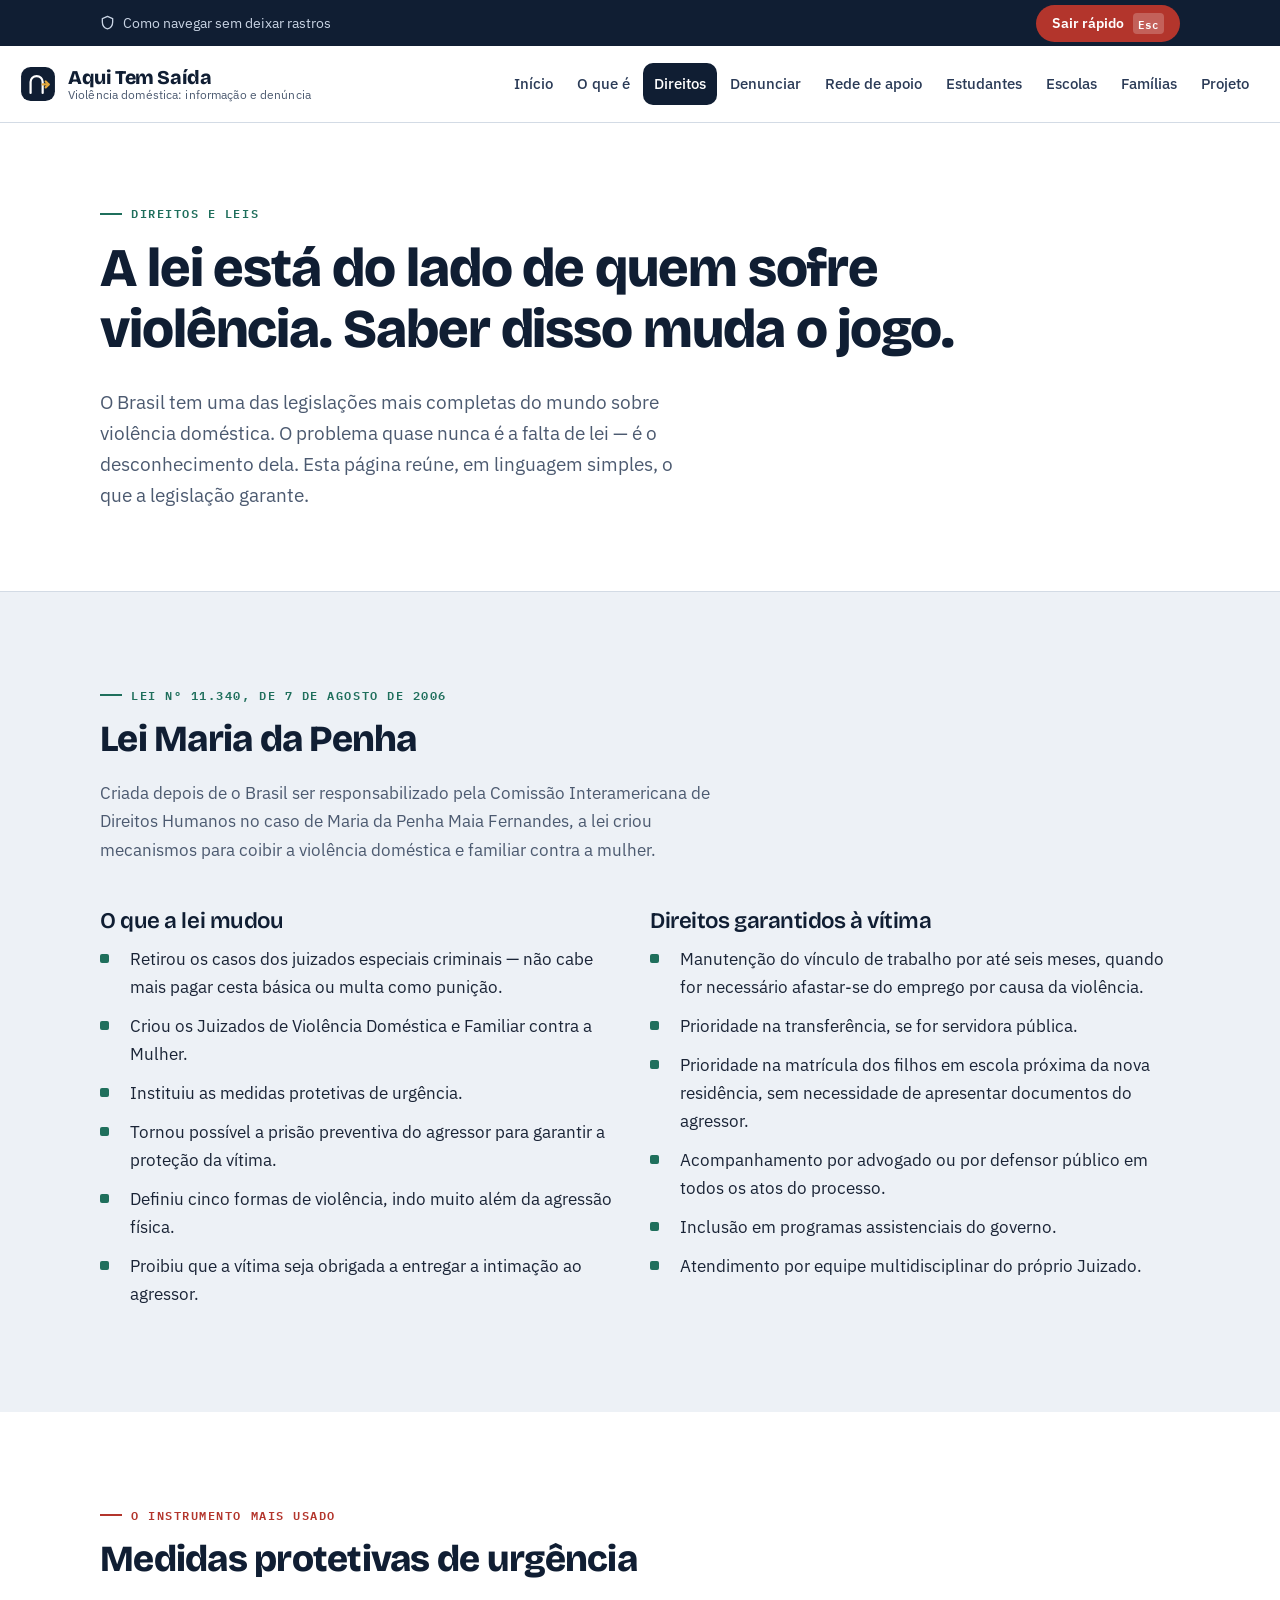
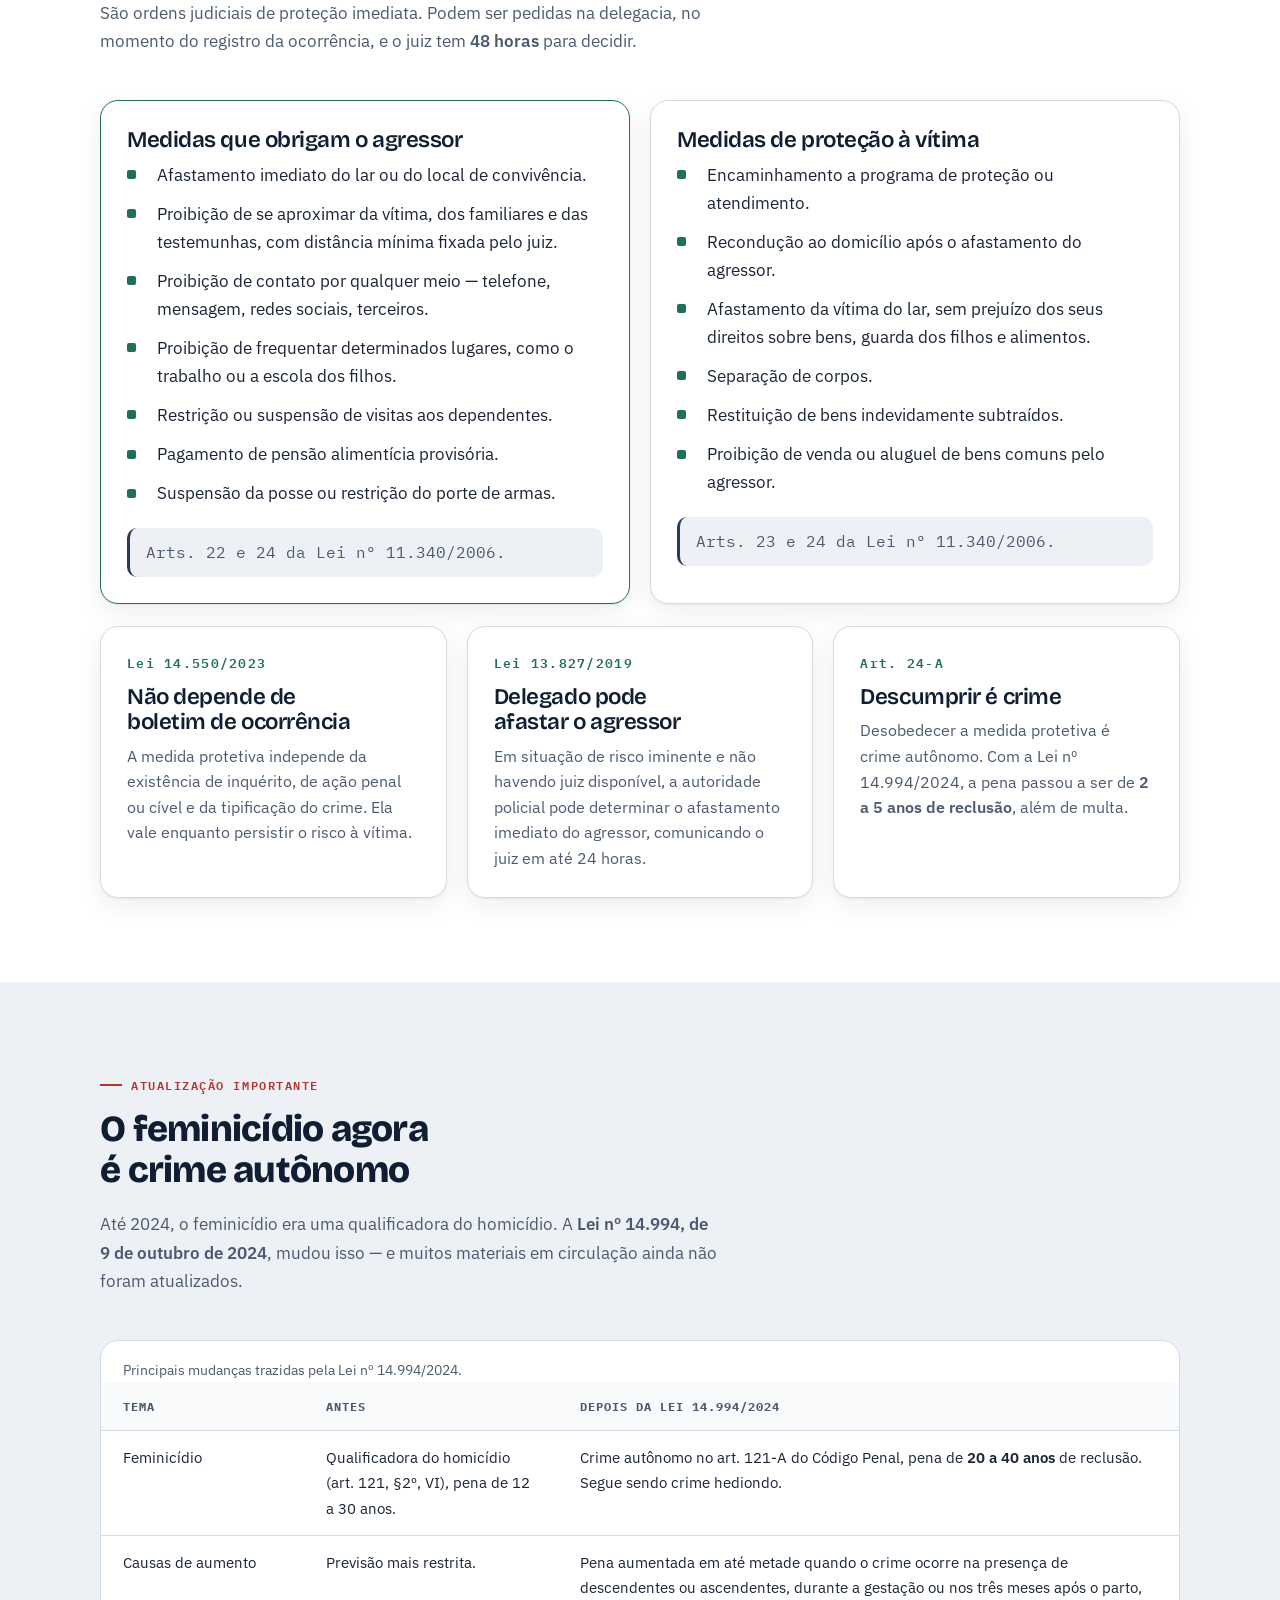
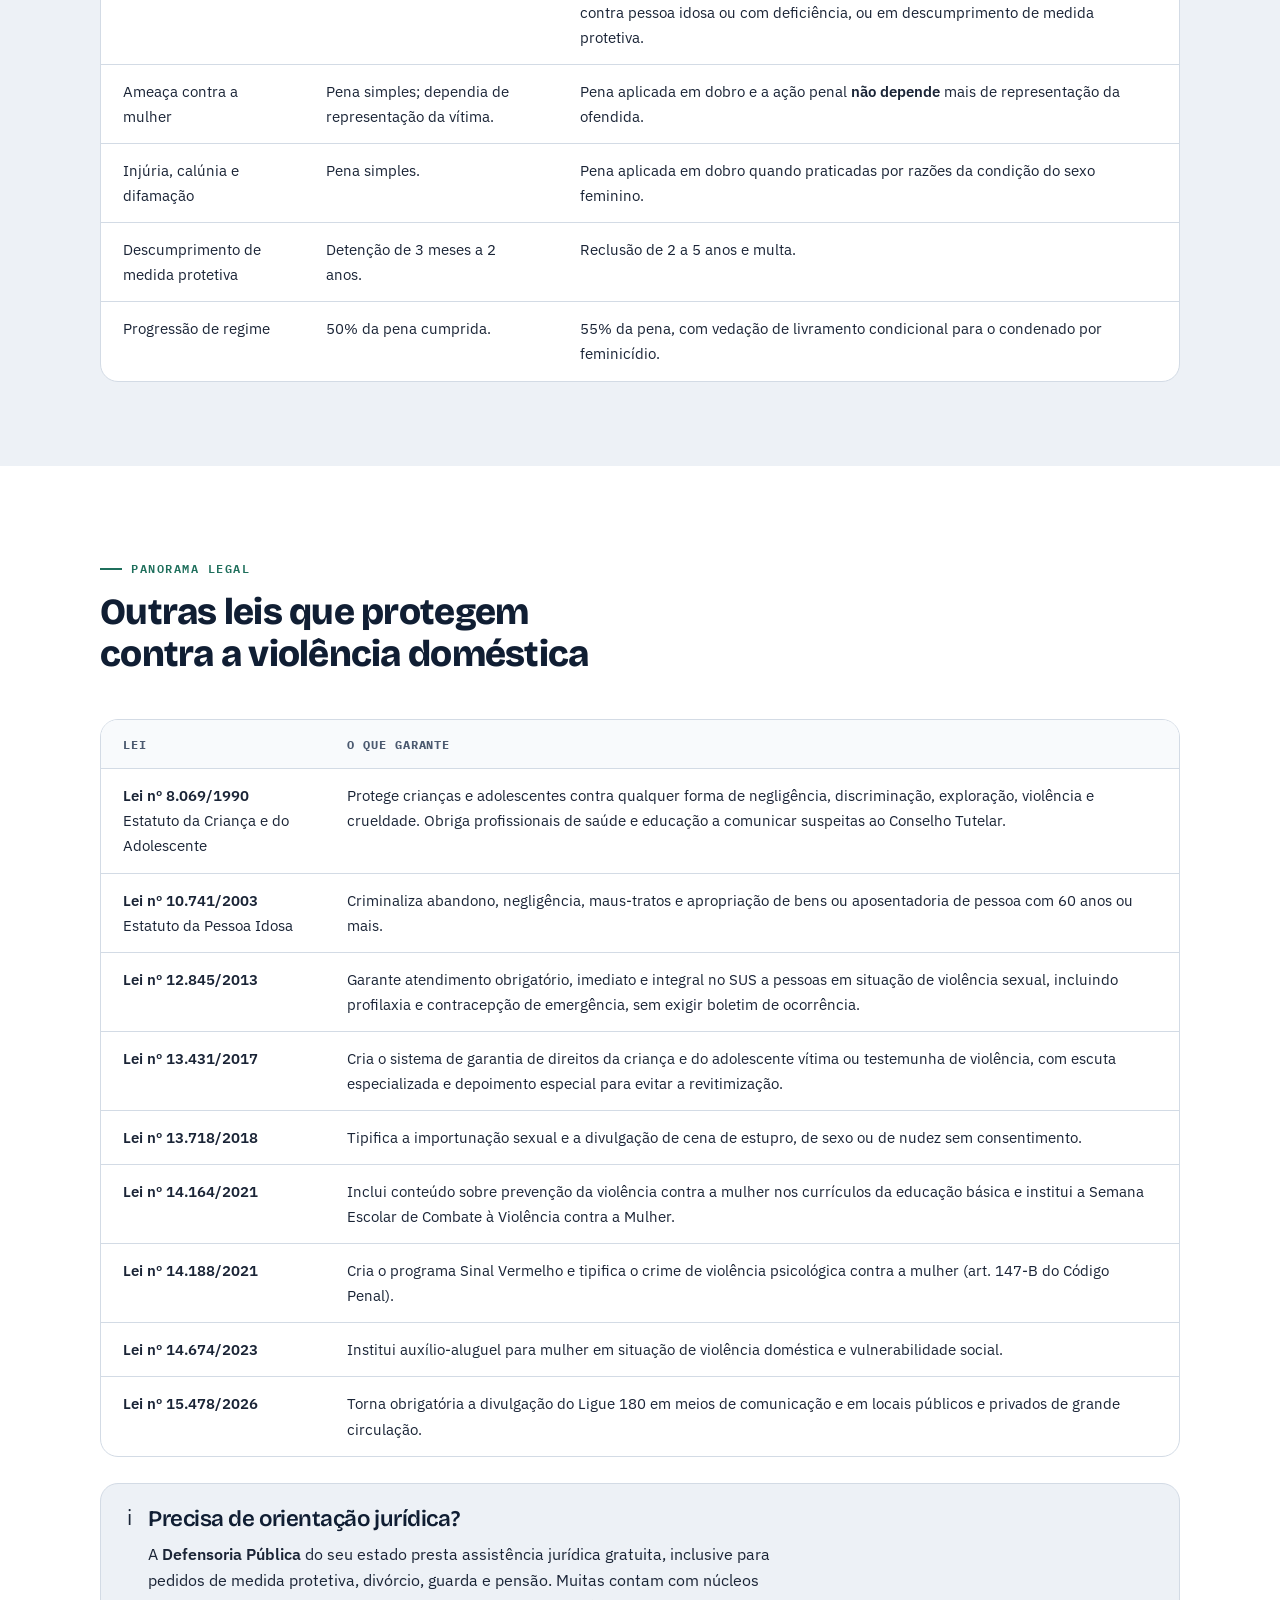
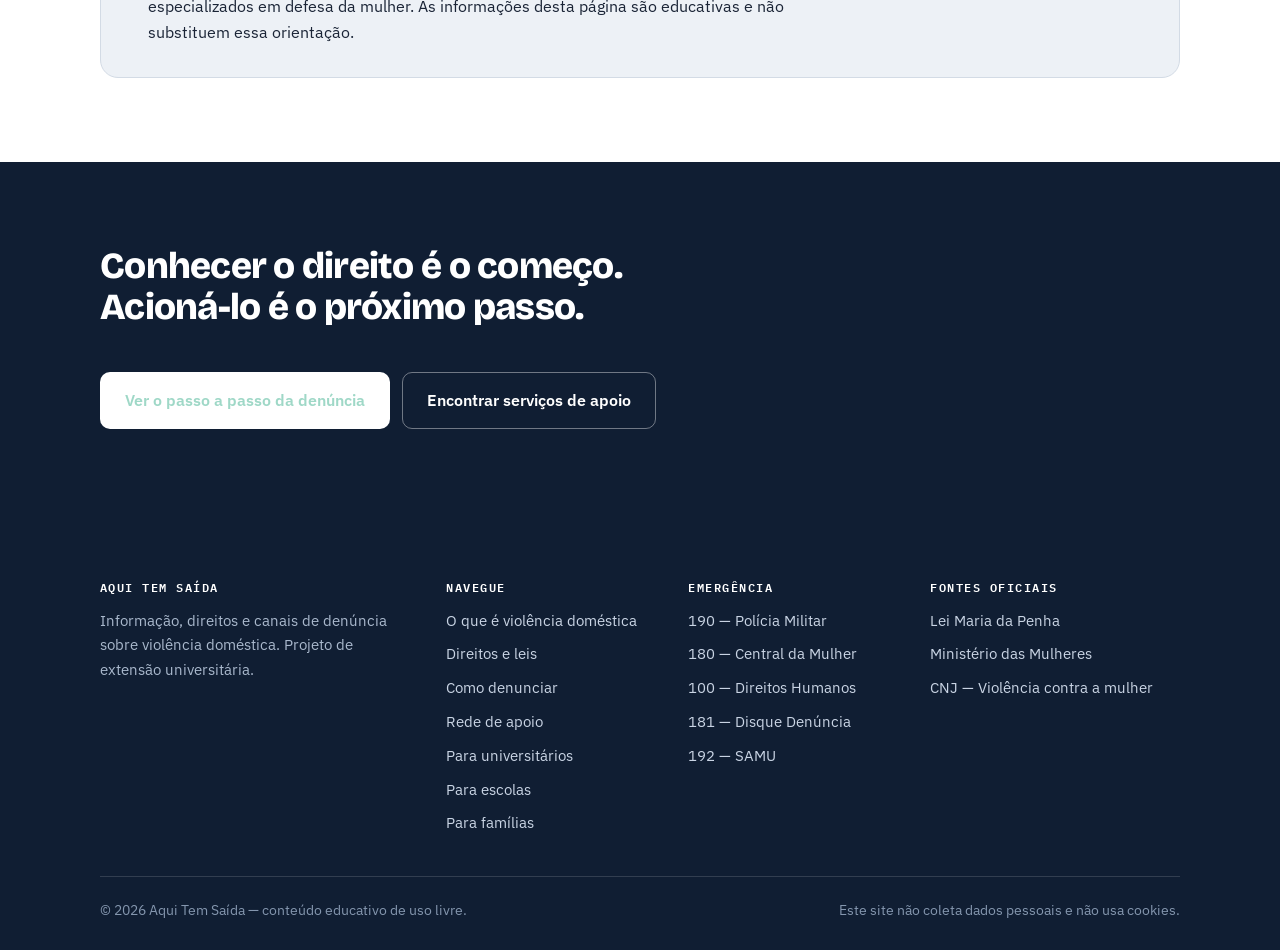
<file: direitos.html>
<!DOCTYPE html>
<html lang="pt-BR">
<head>
<meta charset="UTF-8">
<meta name="viewport" content="width=device-width, initial-scale=1">
<title>Direitos e leis — Aqui Tem Saída</title>
<meta name="description" content="Lei Maria da Penha, medidas protetivas de urgência, feminicídio como crime autônomo e outros direitos de quem sofre violência doméstica no Brasil.">
<meta name="theme-color" content="#101E33">
<link rel="preconnect" href="https://fonts.googleapis.com">
<link rel="preconnect" href="https://fonts.gstatic.com" crossorigin>
<link href="https://fonts.googleapis.com/css2?family=Bricolage+Grotesque:opsz,wght@12..96,600;12..96,700;12..96,800&family=IBM+Plex+Mono:wght@400;600&family=IBM+Plex+Sans:wght@400;500;600;700&display=swap" rel="stylesheet">
<link rel="stylesheet" href="assets/css/estilo.css">
</head>
<body>

<a class="pular" href="#conteudo">Pular para o conteúdo</a>

<div class="barra-seguranca">
  <div class="envoltorio barra-seguranca__interno">
    <a class="barra-seguranca__dica" href="denunciar.html#navegacao-segura">
      <svg width="15" height="15" viewBox="0 0 16 16" fill="none" aria-hidden="true"><path d="M8 1.5 2.5 3.8v3.6c0 3.4 2.3 6.5 5.5 7.3 3.2-.8 5.5-3.9 5.5-7.3V3.8L8 1.5Z" stroke="currentColor" stroke-width="1.4" stroke-linejoin="round"/></svg>
      Como navegar sem deixar rastros
    </a>
    <button class="saida-rapida" type="button" data-saida-rapida>Sair rápido <span class="saida-rapida__atalho">Esc</span></button>
  </div>
</div>

<header class="cabecalho">
  <div class="envoltorio cabecalho__interno">
    <a class="marca" href="index.html">
      <svg class="marca__simbolo" width="36" height="36" viewBox="0 0 34 34" fill="none" aria-hidden="true">
        <rect x="1" y="1" width="32" height="32" rx="9" fill="#101E33"/>
        <path d="M10 25.5V15.2A5.7 5.7 0 0 1 15.7 9.5 5.7 5.7 0 0 1 21.4 15.2v10.3" stroke="#fff" stroke-width="2.1" stroke-linecap="round"/>
        <path d="M21.5 17.4h5.4" stroke="#E4A93C" stroke-width="2.1" stroke-linecap="round"/>
        <path d="m24.3 14.6 2.8 2.8-2.8 2.8" stroke="#E4A93C" stroke-width="2.1" stroke-linecap="round" stroke-linejoin="round"/>
      </svg>
      <span class="marca__texto"><span>Aqui Tem Saída</span><small>Violência doméstica: informação e denúncia</small></span>
    </a>
    <button class="menu-botao" type="button" data-menu-botao aria-expanded="false" aria-controls="navegacao">
      <svg width="17" height="17" viewBox="0 0 18 18" fill="none" aria-hidden="true"><path d="M2 4.5h14M2 9h14M2 13.5h14" stroke="currentColor" stroke-width="1.8" stroke-linecap="round"/></svg> Menu
    </button>
    <nav class="navegacao" id="navegacao" data-navegacao aria-label="Navegação principal">
      <ul>
        <li><a href="index.html">Início</a></li>
        <li><a href="o-que-e.html">O que é</a></li>
        <li><a href="direitos.html" aria-current="page">Direitos</a></li>
        <li><a href="denunciar.html">Denunciar</a></li>
        <li><a href="rede-de-apoio.html">Rede de apoio</a></li>
        <li><a href="universidade.html">Estudantes</a></li>
        <li><a href="escolas.html">Escolas</a></li>
        <li><a href="familias.html">Famílias</a></li>
        <li><a href="sobre.html">Projeto</a></li>
      </ul>
    </nav>
  </div>
</header>

<main id="conteudo">

  <section class="heroi">
    <div class="envoltorio">
      <span class="rotulo">Direitos e leis</span>
      <h1>A lei está do lado de quem sofre violência. Saber disso muda o jogo.</h1>
      <p class="heroi__linha">
        O Brasil tem uma das legislações mais completas do mundo sobre violência doméstica.
        O problema quase nunca é a falta de lei — é o desconhecimento dela. Esta página reúne,
        em linguagem simples, o que a legislação garante.
      </p>
    </div>
  </section>

  <!-- MARIA DA PENHA -->
  <section class="secao" id="maria-da-penha">
    <div class="envoltorio">
      <div class="cabecalho-secao revelar">
        <span class="rotulo">Lei nº 11.340, de 7 de agosto de 2006</span>
        <h2>Lei Maria da Penha</h2>
        <p>
          Criada depois de o Brasil ser responsabilizado pela Comissão Interamericana de Direitos Humanos
          no caso de Maria da Penha Maia Fernandes, a lei criou mecanismos para coibir a violência
          doméstica e familiar contra a mulher.
        </p>
      </div>

      <div class="grade grade--2 revelar">
        <div>
          <h3>O que a lei mudou</h3>
          <ul class="lista-marcada">
            <li>Retirou os casos dos juizados especiais criminais — não cabe mais pagar cesta básica ou multa como punição.</li>
            <li>Criou os Juizados de Violência Doméstica e Familiar contra a Mulher.</li>
            <li>Instituiu as medidas protetivas de urgência.</li>
            <li>Tornou possível a prisão preventiva do agressor para garantir a proteção da vítima.</li>
            <li>Definiu cinco formas de violência, indo muito além da agressão física.</li>
            <li>Proibiu que a vítima seja obrigada a entregar a intimação ao agressor.</li>
          </ul>
        </div>
        <div>
          <h3>Direitos garantidos à vítima</h3>
          <ul class="lista-marcada">
            <li>Manutenção do vínculo de trabalho por até seis meses, quando for necessário afastar-se do emprego por causa da violência.</li>
            <li>Prioridade na transferência, se for servidora pública.</li>
            <li>Prioridade na matrícula dos filhos em escola próxima da nova residência, sem necessidade de apresentar documentos do agressor.</li>
            <li>Acompanhamento por advogado ou por defensor público em todos os atos do processo.</li>
            <li>Inclusão em programas assistenciais do governo.</li>
            <li>Atendimento por equipe multidisciplinar do próprio Juizado.</li>
          </ul>
        </div>
      </div>
    </div>
  </section>

  <!-- MEDIDAS PROTETIVAS -->
  <section class="secao secao--branca" id="medidas-protetivas">
    <div class="envoltorio">
      <div class="cabecalho-secao revelar">
        <span class="rotulo rotulo--alerta">O instrumento mais usado</span>
        <h2>Medidas protetivas de urgência</h2>
        <p>
          São ordens judiciais de proteção imediata. Podem ser pedidas na delegacia, no momento do registro
          da ocorrência, e o juiz tem <strong>48 horas</strong> para decidir.
        </p>
      </div>

      <div class="grade grade--2 revelar">
        <article class="cartao cartao--destaque">
          <h3>Medidas que obrigam o agressor</h3>
          <ul class="lista-marcada">
            <li>Afastamento imediato do lar ou do local de convivência.</li>
            <li>Proibição de se aproximar da vítima, dos familiares e das testemunhas, com distância mínima fixada pelo juiz.</li>
            <li>Proibição de contato por qualquer meio — telefone, mensagem, redes sociais, terceiros.</li>
            <li>Proibição de frequentar determinados lugares, como o trabalho ou a escola dos filhos.</li>
            <li>Restrição ou suspensão de visitas aos dependentes.</li>
            <li>Pagamento de pensão alimentícia provisória.</li>
            <li>Suspensão da posse ou restrição do porte de armas.</li>
          </ul>
          <p class="base-legal">Arts. 22 e 24 da Lei nº 11.340/2006.</p>
        </article>

        <article class="cartao">
          <h3>Medidas de proteção à vítima</h3>
          <ul class="lista-marcada">
            <li>Encaminhamento a programa de proteção ou atendimento.</li>
            <li>Recondução ao domicílio após o afastamento do agressor.</li>
            <li>Afastamento da vítima do lar, sem prejuízo dos seus direitos sobre bens, guarda dos filhos e alimentos.</li>
            <li>Separação de corpos.</li>
            <li>Restituição de bens indevidamente subtraídos.</li>
            <li>Proibição de venda ou aluguel de bens comuns pelo agressor.</li>
          </ul>
          <p class="base-legal">Arts. 23 e 24 da Lei nº 11.340/2006.</p>
        </article>
      </div>

      <div class="grade grade--3 revelar" style="margin-top:22px">
        <article class="cartao">
          <span class="cartao__numero">Lei 14.550/2023</span>
          <h3>Não depende de boletim de ocorrência</h3>
          <p>A medida protetiva independe da existência de inquérito, de ação penal ou cível e da tipificação do crime. Ela vale enquanto persistir o risco à vítima.</p>
        </article>
        <article class="cartao">
          <span class="cartao__numero">Lei 13.827/2019</span>
          <h3>Delegado pode afastar o agressor</h3>
          <p>Em situação de risco iminente e não havendo juiz disponível, a autoridade policial pode determinar o afastamento imediato do agressor, comunicando o juiz em até 24 horas.</p>
        </article>
        <article class="cartao">
          <span class="cartao__numero">Art. 24-A</span>
          <h3>Descumprir é crime</h3>
          <p>Desobedecer a medida protetiva é crime autônomo. Com a Lei nº 14.994/2024, a pena passou a ser de <strong>2 a 5 anos de reclusão</strong>, além de multa.</p>
        </article>
      </div>
    </div>
  </section>

  <!-- FEMINICÍDIO -->
  <section class="secao">
    <div class="envoltorio">
      <div class="cabecalho-secao revelar">
        <span class="rotulo rotulo--alerta">Atualização importante</span>
        <h2>O feminicídio agora é crime autônomo</h2>
        <p>
          Até 2024, o feminicídio era uma qualificadora do homicídio. A <strong>Lei nº 14.994, de 9 de outubro
          de 2024</strong>, mudou isso — e muitos materiais em circulação ainda não foram atualizados.
        </p>
      </div>

      <div class="tabela-envoltorio revelar">
        <table>
          <caption>Principais mudanças trazidas pela Lei nº 14.994/2024.</caption>
          <thead>
            <tr><th scope="col">Tema</th><th scope="col">Antes</th><th scope="col">Depois da Lei 14.994/2024</th></tr>
          </thead>
          <tbody>
            <tr>
              <td>Feminicídio</td>
              <td>Qualificadora do homicídio (art. 121, §2º, VI), pena de 12 a 30 anos.</td>
              <td>Crime autônomo no art. 121-A do Código Penal, pena de <strong>20 a 40 anos</strong> de reclusão. Segue sendo crime hediondo.</td>
            </tr>
            <tr>
              <td>Causas de aumento</td>
              <td>Previsão mais restrita.</td>
              <td>Pena aumentada em até metade quando o crime ocorre na presença de descendentes ou ascendentes, durante a gestação ou nos três meses após o parto, contra pessoa idosa ou com deficiência, ou em descumprimento de medida protetiva.</td>
            </tr>
            <tr>
              <td>Ameaça contra a mulher</td>
              <td>Pena simples; dependia de representação da vítima.</td>
              <td>Pena aplicada em dobro e a ação penal <strong>não depende</strong> mais de representação da ofendida.</td>
            </tr>
            <tr>
              <td>Injúria, calúnia e difamação</td>
              <td>Pena simples.</td>
              <td>Pena aplicada em dobro quando praticadas por razões da condição do sexo feminino.</td>
            </tr>
            <tr>
              <td>Descumprimento de medida protetiva</td>
              <td>Detenção de 3 meses a 2 anos.</td>
              <td>Reclusão de 2 a 5 anos e multa.</td>
            </tr>
            <tr>
              <td>Progressão de regime</td>
              <td>50% da pena cumprida.</td>
              <td>55% da pena, com vedação de livramento condicional para o condenado por feminicídio.</td>
            </tr>
          </tbody>
        </table>
      </div>
    </div>
  </section>

  <!-- OUTRAS LEIS -->
  <section class="secao secao--branca" id="outras-leis">
    <div class="envoltorio">
      <div class="cabecalho-secao revelar">
        <span class="rotulo">Panorama legal</span>
        <h2>Outras leis que protegem contra a violência doméstica</h2>
      </div>

      <div class="tabela-envoltorio revelar">
        <table>
          <thead>
            <tr><th scope="col">Lei</th><th scope="col">O que garante</th></tr>
          </thead>
          <tbody>
            <tr><td><strong>Lei nº 8.069/1990</strong><br>Estatuto da Criança e do Adolescente</td><td>Protege crianças e adolescentes contra qualquer forma de negligência, discriminação, exploração, violência e crueldade. Obriga profissionais de saúde e educação a comunicar suspeitas ao Conselho Tutelar.</td></tr>
            <tr><td><strong>Lei nº 10.741/2003</strong><br>Estatuto da Pessoa Idosa</td><td>Criminaliza abandono, negligência, maus-tratos e apropriação de bens ou aposentadoria de pessoa com 60 anos ou mais.</td></tr>
            <tr><td><strong>Lei nº 12.845/2013</strong></td><td>Garante atendimento obrigatório, imediato e integral no SUS a pessoas em situação de violência sexual, incluindo profilaxia e contracepção de emergência, sem exigir boletim de ocorrência.</td></tr>
            <tr><td><strong>Lei nº 13.431/2017</strong></td><td>Cria o sistema de garantia de direitos da criança e do adolescente vítima ou testemunha de violência, com escuta especializada e depoimento especial para evitar a revitimização.</td></tr>
            <tr><td><strong>Lei nº 13.718/2018</strong></td><td>Tipifica a importunação sexual e a divulgação de cena de estupro, de sexo ou de nudez sem consentimento.</td></tr>
            <tr><td><strong>Lei nº 14.164/2021</strong></td><td>Inclui conteúdo sobre prevenção da violência contra a mulher nos currículos da educação básica e institui a Semana Escolar de Combate à Violência contra a Mulher.</td></tr>
            <tr><td><strong>Lei nº 14.188/2021</strong></td><td>Cria o programa Sinal Vermelho e tipifica o crime de violência psicológica contra a mulher (art. 147-B do Código Penal).</td></tr>
            <tr><td><strong>Lei nº 14.674/2023</strong></td><td>Institui auxílio-aluguel para mulher em situação de violência doméstica e vulnerabilidade social.</td></tr>
            <tr><td><strong>Lei nº 15.478/2026</strong></td><td>Torna obrigatória a divulgação do Ligue 180 em meios de comunicação e em locais públicos e privados de grande circulação.</td></tr>
          </tbody>
        </table>
      </div>

      <div class="aviso aviso--neutro revelar" style="margin-top:26px">
        <span class="aviso__icone" aria-hidden="true">i</span>
        <div>
          <h3>Precisa de orientação jurídica?</h3>
          <p>A <strong>Defensoria Pública</strong> do seu estado presta assistência jurídica gratuita, inclusive para pedidos de medida protetiva, divórcio, guarda e pensão. Muitas contam com núcleos especializados em defesa da mulher. As informações desta página são educativas e não substituem essa orientação.</p>
        </div>
      </div>
    </div>
  </section>

  <section class="secao secao--noite">
    <div class="envoltorio">
      <div class="cabecalho-secao revelar">
        <h2>Conhecer o direito é o começo. Acioná-lo é o próximo passo.</h2>
      </div>
      <div class="grupo-botoes revelar">
        <a class="botao botao--claro" href="denunciar.html">Ver o passo a passo da denúncia</a>
        <a class="botao botao--contorno" href="rede-de-apoio.html" style="color:#fff;border-color:rgba(255,255,255,.4)">Encontrar serviços de apoio</a>
      </div>
    </div>
  </section>

</main>

<footer class="rodape">
  <div class="envoltorio">
    <div class="rodape__grade">
      <div>
        <h4>Aqui Tem Saída</h4>
        <p style="color:#A9B8CC">Informação, direitos e canais de denúncia sobre violência doméstica. Projeto de extensão universitária.</p>
      </div>
      <div>
        <h4>Navegue</h4>
        <ul>
          <li><a href="o-que-e.html">O que é violência doméstica</a></li>
          <li><a href="direitos.html">Direitos e leis</a></li>
          <li><a href="denunciar.html">Como denunciar</a></li>
          <li><a href="rede-de-apoio.html">Rede de apoio</a></li>
          <li><a href="universidade.html">Para universitários</a></li>
          <li><a href="escolas.html">Para escolas</a></li>
          <li><a href="familias.html">Para famílias</a></li>
        </ul>
      </div>
      <div>
        <h4>Emergência</h4>
        <ul>
          <li><a href="tel:190">190 — Polícia Militar</a></li>
          <li><a href="tel:180">180 — Central da Mulher</a></li>
          <li><a href="tel:100">100 — Direitos Humanos</a></li>
          <li><a href="tel:181">181 — Disque Denúncia</a></li>
          <li><a href="tel:192">192 — SAMU</a></li>
        </ul>
      </div>
      <div>
        <h4>Fontes oficiais</h4>
        <ul>
          <li><a href="https://www.planalto.gov.br/ccivil_03/_ato2004-2006/2006/lei/l11340.htm" rel="noopener">Lei Maria da Penha</a></li>
          <li><a href="https://www.gov.br/mulheres/pt-br" rel="noopener">Ministério das Mulheres</a></li>
          <li><a href="https://www.cnj.jus.br/programas-e-acoes/violencia-contra-a-mulher/" rel="noopener">CNJ — Violência contra a mulher</a></li>
        </ul>
      </div>
    </div>
    <div class="rodape__base">
      <span>© <span data-ano>2026</span> Aqui Tem Saída — conteúdo educativo de uso livre.</span>
      <span>Este site não coleta dados pessoais e não usa cookies.</span>
    </div>
  </div>
</footer>

<div class="emergencia-movel">
  <a class="urgente" href="tel:190"><strong>190</strong><span>Emergência</span></a>
  <a href="tel:180"><strong>180</strong><span>Central da Mulher</span></a>
</div>

<script src="assets/js/principal.js"></script>
</body>
</html>
</file>
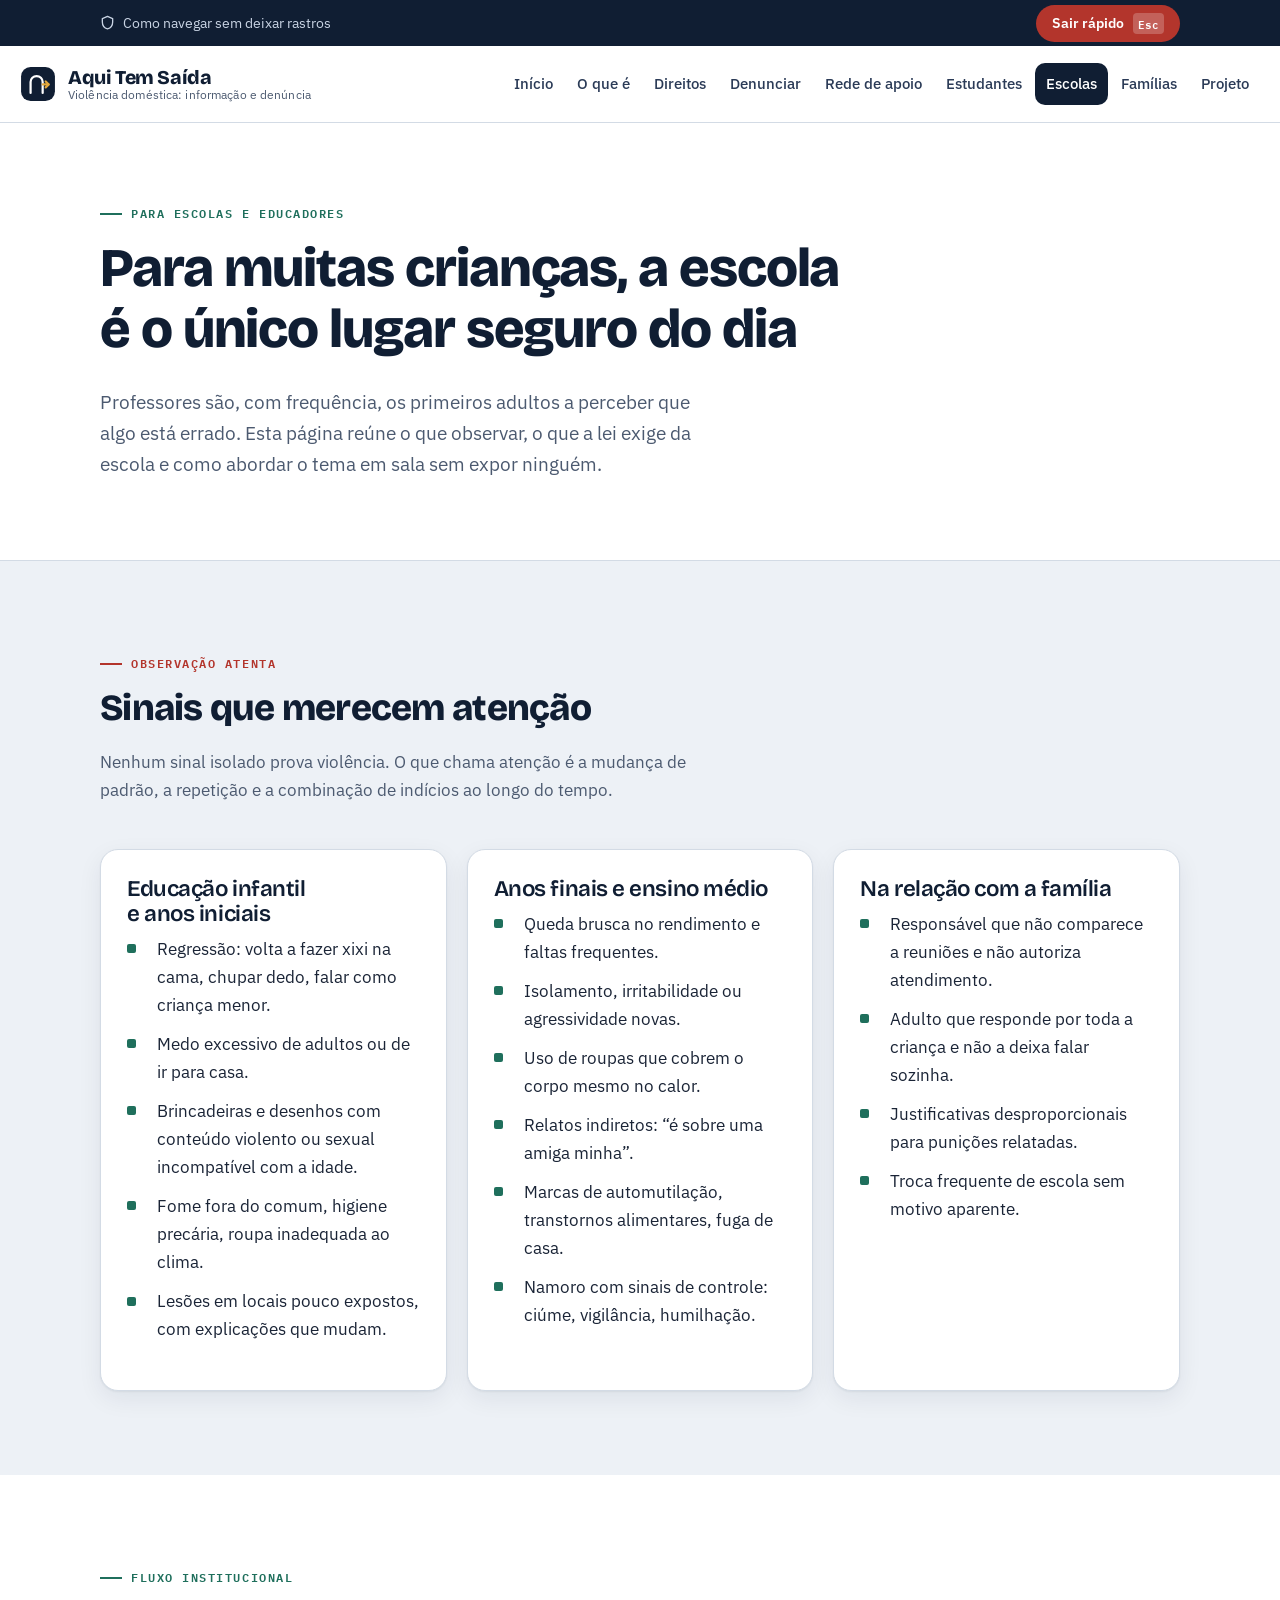
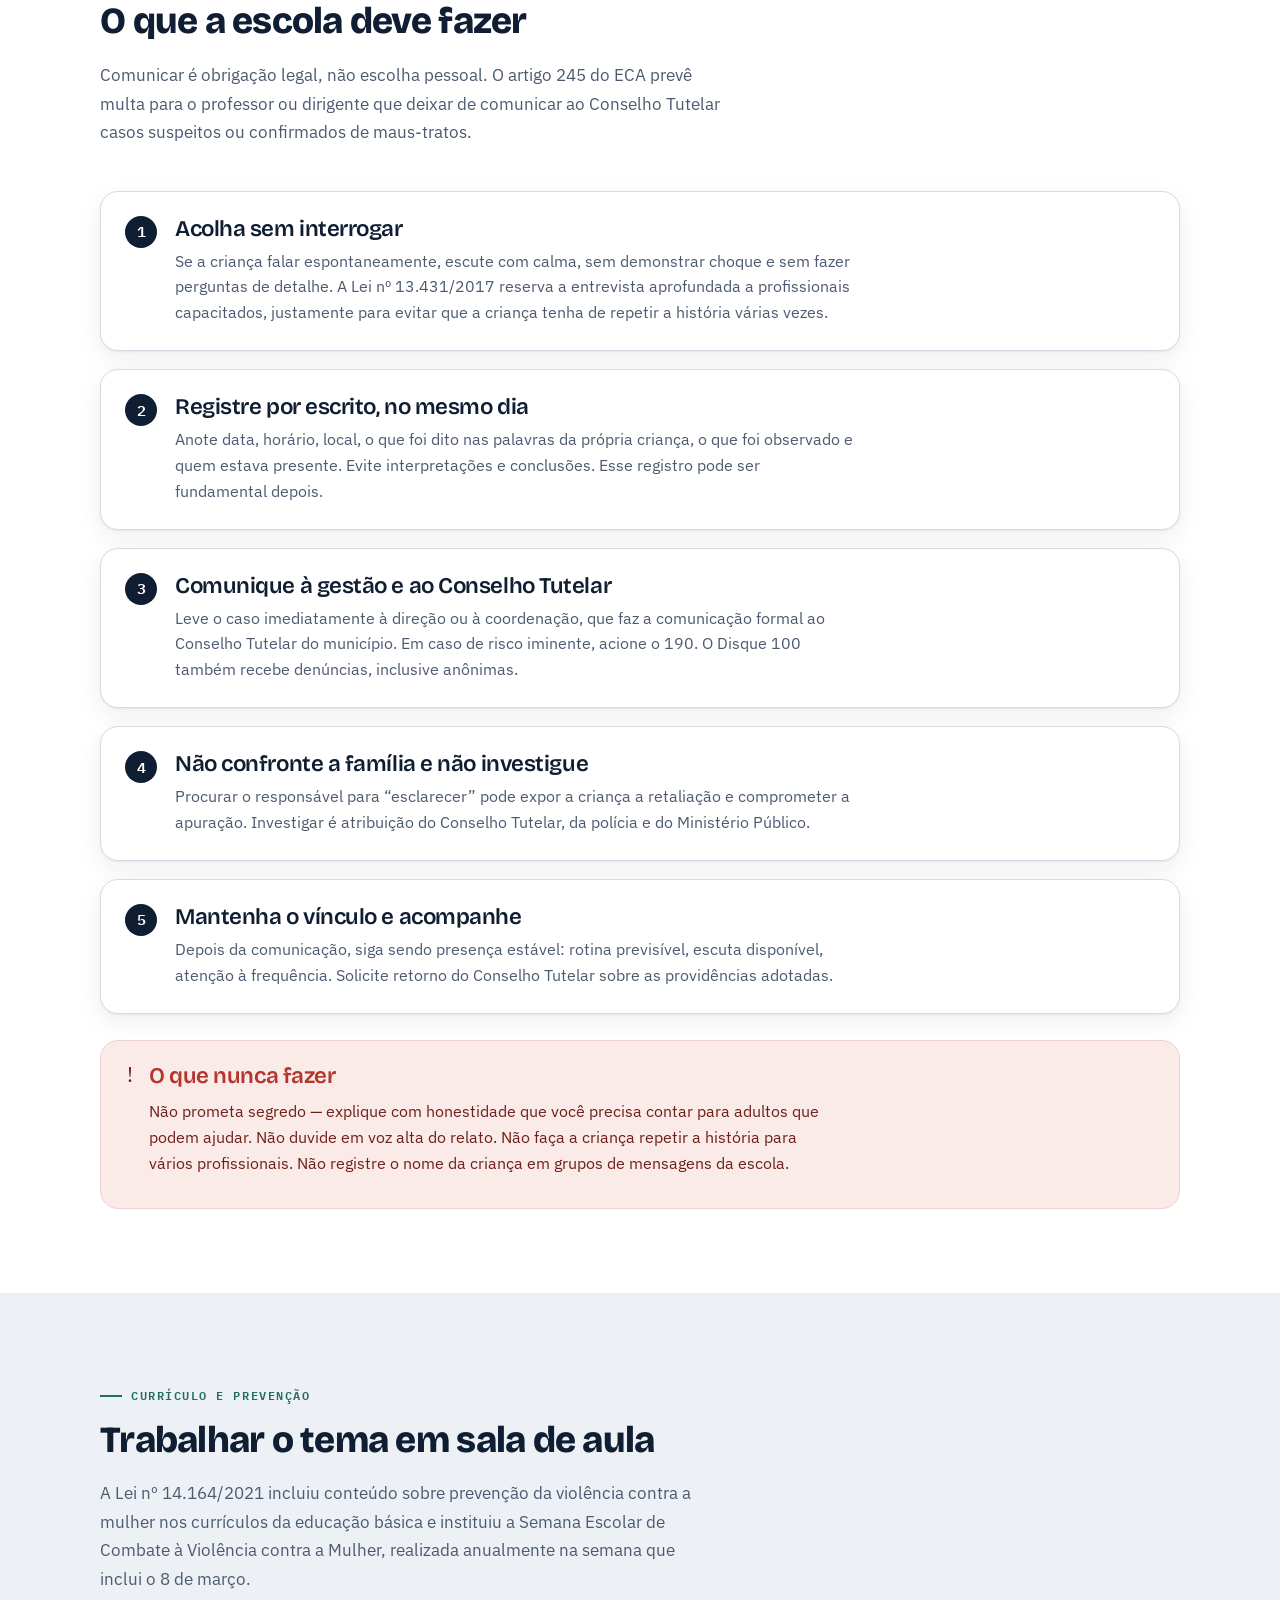
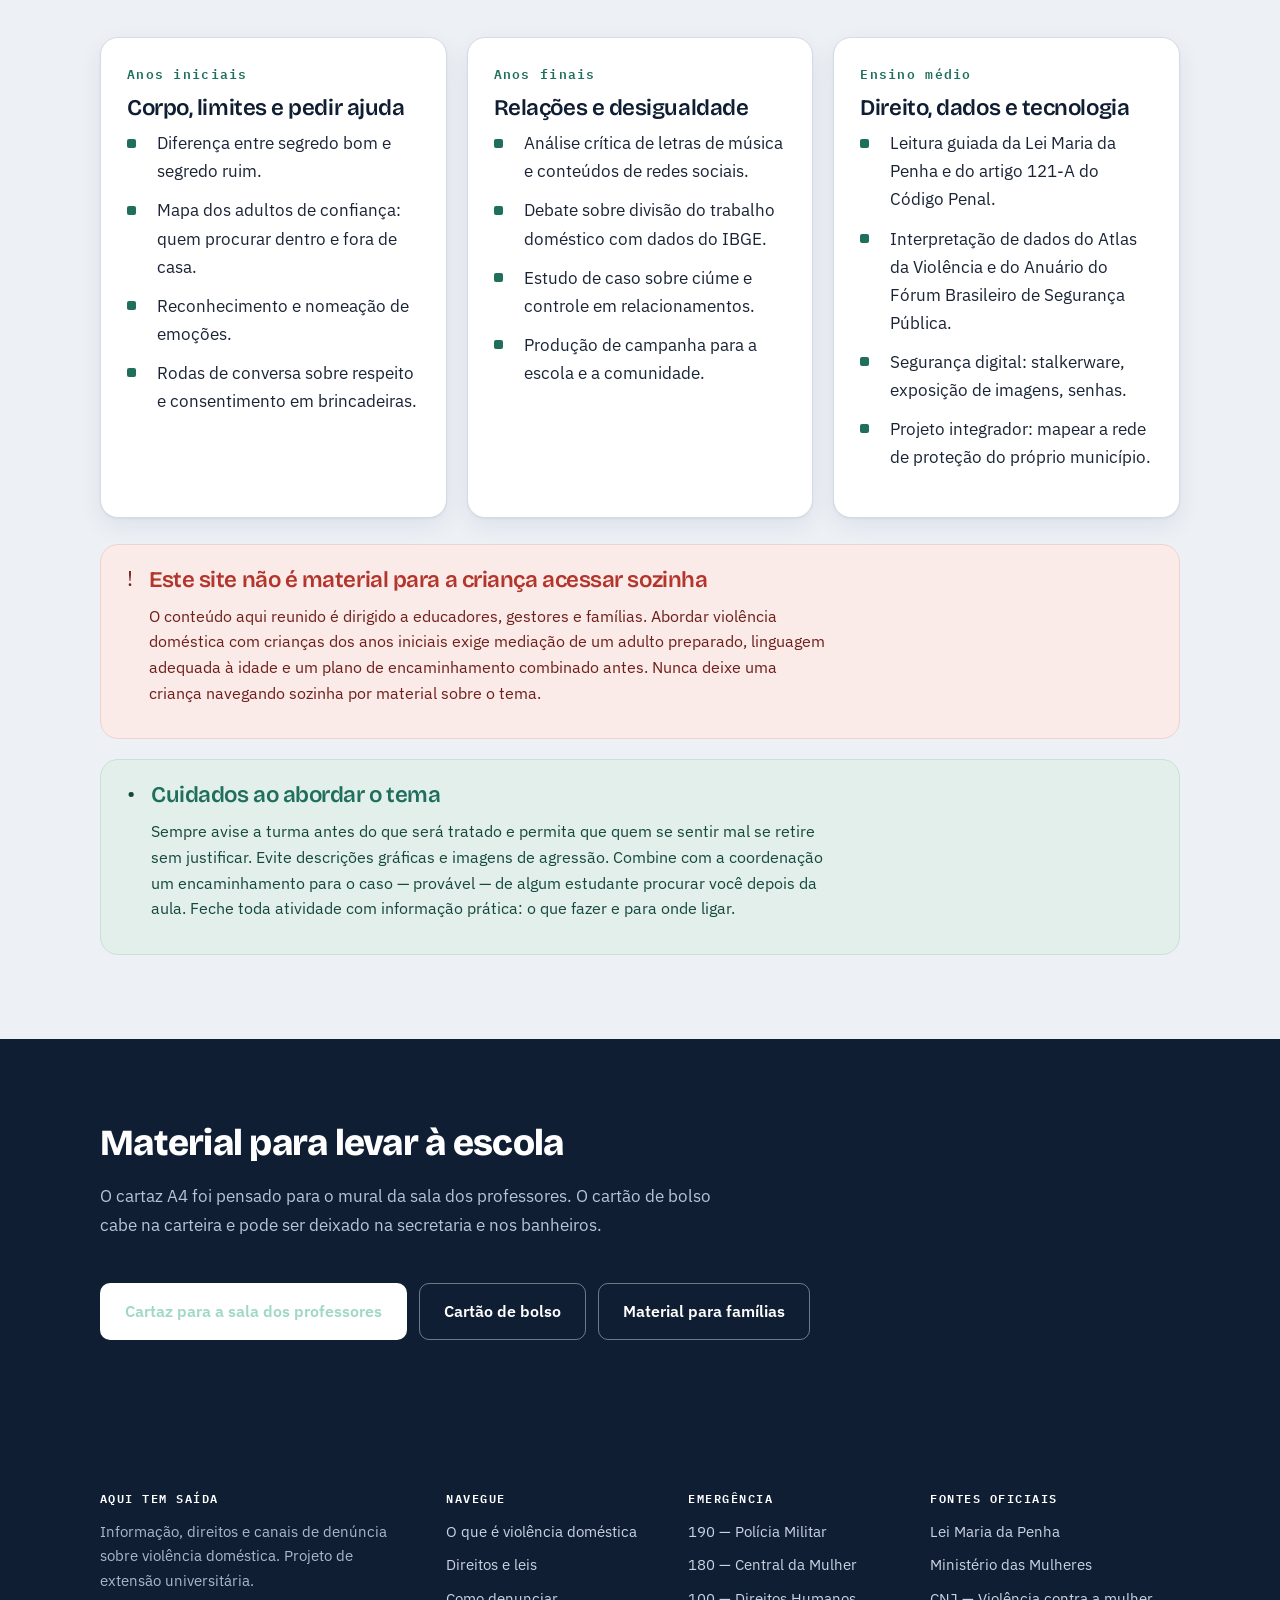
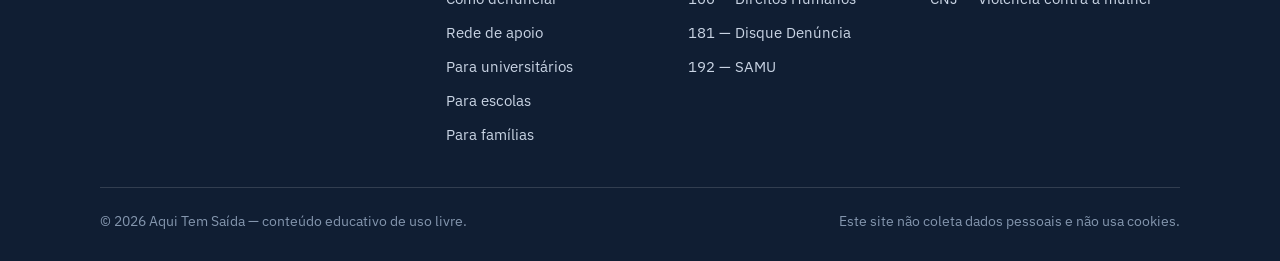
<file: escolas.html>
<!DOCTYPE html>
<html lang="pt-BR">
<head>
<meta charset="UTF-8">
<meta name="viewport" content="width=device-width, initial-scale=1">
<title>Para escolas e educadores — Aqui Tem Saída</title>
<meta name="description" content="Sinais de violência doméstica em crianças e adolescentes, o que a escola deve fazer, notificação ao Conselho Tutelar e sugestões de atividades pedagógicas.">
<meta name="theme-color" content="#101E33">
<link rel="preconnect" href="https://fonts.googleapis.com">
<link rel="preconnect" href="https://fonts.gstatic.com" crossorigin>
<link href="https://fonts.googleapis.com/css2?family=Bricolage+Grotesque:opsz,wght@12..96,600;12..96,700;12..96,800&family=IBM+Plex+Mono:wght@400;600&family=IBM+Plex+Sans:wght@400;500;600;700&display=swap" rel="stylesheet">
<link rel="stylesheet" href="assets/css/estilo.css">
</head>
<body>

<a class="pular" href="#conteudo">Pular para o conteúdo</a>

<div class="barra-seguranca">
  <div class="envoltorio barra-seguranca__interno">
    <a class="barra-seguranca__dica" href="denunciar.html#navegacao-segura">
      <svg width="15" height="15" viewBox="0 0 16 16" fill="none" aria-hidden="true"><path d="M8 1.5 2.5 3.8v3.6c0 3.4 2.3 6.5 5.5 7.3 3.2-.8 5.5-3.9 5.5-7.3V3.8L8 1.5Z" stroke="currentColor" stroke-width="1.4" stroke-linejoin="round"/></svg>
      Como navegar sem deixar rastros
    </a>
    <button class="saida-rapida" type="button" data-saida-rapida>Sair rápido <span class="saida-rapida__atalho">Esc</span></button>
  </div>
</div>

<header class="cabecalho">
  <div class="envoltorio cabecalho__interno">
    <a class="marca" href="index.html">
      <svg class="marca__simbolo" width="36" height="36" viewBox="0 0 34 34" fill="none" aria-hidden="true">
        <rect x="1" y="1" width="32" height="32" rx="9" fill="#101E33"/>
        <path d="M10 25.5V15.2A5.7 5.7 0 0 1 15.7 9.5 5.7 5.7 0 0 1 21.4 15.2v10.3" stroke="#fff" stroke-width="2.1" stroke-linecap="round"/>
        <path d="M21.5 17.4h5.4" stroke="#E4A93C" stroke-width="2.1" stroke-linecap="round"/>
        <path d="m24.3 14.6 2.8 2.8-2.8 2.8" stroke="#E4A93C" stroke-width="2.1" stroke-linecap="round" stroke-linejoin="round"/>
      </svg>
      <span class="marca__texto"><span>Aqui Tem Saída</span><small>Violência doméstica: informação e denúncia</small></span>
    </a>
    <button class="menu-botao" type="button" data-menu-botao aria-expanded="false" aria-controls="navegacao">
      <svg width="17" height="17" viewBox="0 0 18 18" fill="none" aria-hidden="true"><path d="M2 4.5h14M2 9h14M2 13.5h14" stroke="currentColor" stroke-width="1.8" stroke-linecap="round"/></svg> Menu
    </button>
    <nav class="navegacao" id="navegacao" data-navegacao aria-label="Navegação principal">
      <ul>
        <li><a href="index.html">Início</a></li>
        <li><a href="o-que-e.html">O que é</a></li>
        <li><a href="direitos.html">Direitos</a></li>
        <li><a href="denunciar.html">Denunciar</a></li>
        <li><a href="rede-de-apoio.html">Rede de apoio</a></li>
        <li><a href="universidade.html">Estudantes</a></li>
        <li><a href="escolas.html" aria-current="page">Escolas</a></li>
        <li><a href="familias.html">Famílias</a></li>
        <li><a href="sobre.html">Projeto</a></li>
      </ul>
    </nav>
  </div>
</header>

<main id="conteudo">

  <section class="heroi">
    <div class="envoltorio">
      <span class="rotulo">Para escolas e educadores</span>
      <h1>Para muitas crianças, a escola é o único lugar seguro do dia</h1>
      <p class="heroi__linha">
        Professores são, com frequência, os primeiros adultos a perceber que algo está errado.
        Esta página reúne o que observar, o que a lei exige da escola e como abordar o tema em sala
        sem expor ninguém.
      </p>
    </div>
  </section>

  <section class="secao">
    <div class="envoltorio">
      <div class="cabecalho-secao revelar">
        <span class="rotulo rotulo--alerta">Observação atenta</span>
        <h2>Sinais que merecem atenção</h2>
        <p>
          Nenhum sinal isolado prova violência. O que chama atenção é a mudança de padrão,
          a repetição e a combinação de indícios ao longo do tempo.
        </p>
      </div>

      <div class="grade grade--3 revelar">
        <article class="cartao">
          <h3>Educação infantil e anos iniciais</h3>
          <ul class="lista-marcada">
            <li>Regressão: volta a fazer xixi na cama, chupar dedo, falar como criança menor.</li>
            <li>Medo excessivo de adultos ou de ir para casa.</li>
            <li>Brincadeiras e desenhos com conteúdo violento ou sexual incompatível com a idade.</li>
            <li>Fome fora do comum, higiene precária, roupa inadequada ao clima.</li>
            <li>Lesões em locais pouco expostos, com explicações que mudam.</li>
          </ul>
        </article>
        <article class="cartao">
          <h3>Anos finais e ensino médio</h3>
          <ul class="lista-marcada">
            <li>Queda brusca no rendimento e faltas frequentes.</li>
            <li>Isolamento, irritabilidade ou agressividade novas.</li>
            <li>Uso de roupas que cobrem o corpo mesmo no calor.</li>
            <li>Relatos indiretos: “é sobre uma amiga minha”.</li>
            <li>Marcas de automutilação, transtornos alimentares, fuga de casa.</li>
            <li>Namoro com sinais de controle: ciúme, vigilância, humilhação.</li>
          </ul>
        </article>
        <article class="cartao">
          <h3>Na relação com a família</h3>
          <ul class="lista-marcada">
            <li>Responsável que não comparece a reuniões e não autoriza atendimento.</li>
            <li>Adulto que responde por toda a criança e não a deixa falar sozinha.</li>
            <li>Justificativas desproporcionais para punições relatadas.</li>
            <li>Troca frequente de escola sem motivo aparente.</li>
          </ul>
        </article>
      </div>
    </div>
  </section>

  <section class="secao secao--branca">
    <div class="envoltorio">
      <div class="cabecalho-secao revelar">
        <span class="rotulo">Fluxo institucional</span>
        <h2>O que a escola deve fazer</h2>
        <p>
          Comunicar é obrigação legal, não escolha pessoal. O artigo 245 do ECA prevê multa para o
          professor ou dirigente que deixar de comunicar ao Conselho Tutelar casos suspeitos ou
          confirmados de maus-tratos.
        </p>
      </div>

      <ol class="passos revelar">
        <li>
          <h3>Acolha sem interrogar</h3>
          <p>Se a criança falar espontaneamente, escute com calma, sem demonstrar choque e sem fazer perguntas de detalhe. A Lei nº 13.431/2017 reserva a entrevista aprofundada a profissionais capacitados, justamente para evitar que a criança tenha de repetir a história várias vezes.</p>
        </li>
        <li>
          <h3>Registre por escrito, no mesmo dia</h3>
          <p>Anote data, horário, local, o que foi dito nas palavras da própria criança, o que foi observado e quem estava presente. Evite interpretações e conclusões. Esse registro pode ser fundamental depois.</p>
        </li>
        <li>
          <h3>Comunique à gestão e ao Conselho Tutelar</h3>
          <p>Leve o caso imediatamente à direção ou à coordenação, que faz a comunicação formal ao Conselho Tutelar do município. Em caso de risco iminente, acione o 190. O Disque 100 também recebe denúncias, inclusive anônimas.</p>
        </li>
        <li>
          <h3>Não confronte a família e não investigue</h3>
          <p>Procurar o responsável para “esclarecer” pode expor a criança a retaliação e comprometer a apuração. Investigar é atribuição do Conselho Tutelar, da polícia e do Ministério Público.</p>
        </li>
        <li>
          <h3>Mantenha o vínculo e acompanhe</h3>
          <p>Depois da comunicação, siga sendo presença estável: rotina previsível, escuta disponível, atenção à frequência. Solicite retorno do Conselho Tutelar sobre as providências adotadas.</p>
        </li>
      </ol>

      <div class="aviso aviso--atencao revelar" style="margin-top:26px">
        <span class="aviso__icone" aria-hidden="true">!</span>
        <div>
          <h3>O que nunca fazer</h3>
          <p>Não prometa segredo — explique com honestidade que você precisa contar para adultos que podem ajudar. Não duvide em voz alta do relato. Não faça a criança repetir a história para vários profissionais. Não registre o nome da criança em grupos de mensagens da escola.</p>
        </div>
      </div>
    </div>
  </section>

  <section class="secao">
    <div class="envoltorio">
      <div class="cabecalho-secao revelar">
        <span class="rotulo">Currículo e prevenção</span>
        <h2>Trabalhar o tema em sala de aula</h2>
        <p>
          A Lei nº 14.164/2021 incluiu conteúdo sobre prevenção da violência contra a mulher nos
          currículos da educação básica e instituiu a Semana Escolar de Combate à Violência contra a
          Mulher, realizada anualmente na semana que inclui o 8 de março.
        </p>
      </div>

      <div class="grade grade--3 revelar">
        <article class="cartao">
          <span class="cartao__numero">Anos iniciais</span>
          <h3>Corpo, limites e pedir ajuda</h3>
          <ul class="lista-marcada">
            <li>Diferença entre segredo bom e segredo ruim.</li>
            <li>Mapa dos adultos de confiança: quem procurar dentro e fora de casa.</li>
            <li>Reconhecimento e nomeação de emoções.</li>
            <li>Rodas de conversa sobre respeito e consentimento em brincadeiras.</li>
          </ul>
        </article>
        <article class="cartao">
          <span class="cartao__numero">Anos finais</span>
          <h3>Relações e desigualdade</h3>
          <ul class="lista-marcada">
            <li>Análise crítica de letras de música e conteúdos de redes sociais.</li>
            <li>Debate sobre divisão do trabalho doméstico com dados do IBGE.</li>
            <li>Estudo de caso sobre ciúme e controle em relacionamentos.</li>
            <li>Produção de campanha para a escola e a comunidade.</li>
          </ul>
        </article>
        <article class="cartao">
          <span class="cartao__numero">Ensino médio</span>
          <h3>Direito, dados e tecnologia</h3>
          <ul class="lista-marcada">
            <li>Leitura guiada da Lei Maria da Penha e do artigo 121-A do Código Penal.</li>
            <li>Interpretação de dados do Atlas da Violência e do Anuário do Fórum Brasileiro de Segurança Pública.</li>
            <li>Segurança digital: stalkerware, exposição de imagens, senhas.</li>
            <li>Projeto integrador: mapear a rede de proteção do próprio município.</li>
          </ul>
        </article>
      </div>

      <div class="aviso aviso--atencao revelar" style="margin-top:26px">
        <span class="aviso__icone" aria-hidden="true">!</span>
        <div>
          <h3>Este site não é material para a criança acessar sozinha</h3>
          <p>O conteúdo aqui reunido é dirigido a educadores, gestores e famílias. Abordar violência doméstica com crianças dos anos iniciais exige mediação de um adulto preparado, linguagem adequada à idade e um plano de encaminhamento combinado antes. Nunca deixe uma criança navegando sozinha por material sobre o tema.</p>
        </div>
      </div>

      <div class="aviso aviso--calmo revelar" style="margin-top:20px">
        <span class="aviso__icone" aria-hidden="true">•</span>
        <div>
          <h3>Cuidados ao abordar o tema</h3>
          <p>Sempre avise a turma antes do que será tratado e permita que quem se sentir mal se retire sem justificar. Evite descrições gráficas e imagens de agressão. Combine com a coordenação um encaminhamento para o caso — provável — de algum estudante procurar você depois da aula. Feche toda atividade com informação prática: o que fazer e para onde ligar.</p>
        </div>
      </div>
    </div>
  </section>

  <section class="secao secao--noite">
    <div class="envoltorio">
      <div class="cabecalho-secao revelar">
        <h2>Material para levar à escola</h2>
        <p>O cartaz A4 foi pensado para o mural da sala dos professores. O cartão de bolso cabe na carteira e pode ser deixado na secretaria e nos banheiros.</p>
      </div>
      <div class="grupo-botoes revelar">
        <a class="botao botao--claro" href="cartaz.html">Cartaz para a sala dos professores</a>
        <a class="botao botao--contorno" href="denunciar.html#cartao" style="color:#fff;border-color:rgba(255,255,255,.4)">Cartão de bolso</a>
        <a class="botao botao--contorno" href="familias.html" style="color:#fff;border-color:rgba(255,255,255,.4)">Material para famílias</a>
      </div>
    </div>
  </section>

</main>

<footer class="rodape">
  <div class="envoltorio">
    <div class="rodape__grade">
      <div>
        <h4>Aqui Tem Saída</h4>
        <p style="color:#A9B8CC">Informação, direitos e canais de denúncia sobre violência doméstica. Projeto de extensão universitária.</p>
      </div>
      <div>
        <h4>Navegue</h4>
        <ul>
          <li><a href="o-que-e.html">O que é violência doméstica</a></li>
          <li><a href="direitos.html">Direitos e leis</a></li>
          <li><a href="denunciar.html">Como denunciar</a></li>
          <li><a href="rede-de-apoio.html">Rede de apoio</a></li>
          <li><a href="universidade.html">Para universitários</a></li>
          <li><a href="escolas.html">Para escolas</a></li>
          <li><a href="familias.html">Para famílias</a></li>
        </ul>
      </div>
      <div>
        <h4>Emergência</h4>
        <ul>
          <li><a href="tel:190">190 — Polícia Militar</a></li>
          <li><a href="tel:180">180 — Central da Mulher</a></li>
          <li><a href="tel:100">100 — Direitos Humanos</a></li>
          <li><a href="tel:181">181 — Disque Denúncia</a></li>
          <li><a href="tel:192">192 — SAMU</a></li>
        </ul>
      </div>
      <div>
        <h4>Fontes oficiais</h4>
        <ul>
          <li><a href="https://www.planalto.gov.br/ccivil_03/_ato2004-2006/2006/lei/l11340.htm" rel="noopener">Lei Maria da Penha</a></li>
          <li><a href="https://www.gov.br/mulheres/pt-br" rel="noopener">Ministério das Mulheres</a></li>
          <li><a href="https://www.cnj.jus.br/programas-e-acoes/violencia-contra-a-mulher/" rel="noopener">CNJ — Violência contra a mulher</a></li>
        </ul>
      </div>
    </div>
    <div class="rodape__base">
      <span>© <span data-ano>2026</span> Aqui Tem Saída — conteúdo educativo de uso livre.</span>
      <span>Este site não coleta dados pessoais e não usa cookies.</span>
    </div>
  </div>
</footer>

<div class="emergencia-movel">
  <a class="urgente" href="tel:190"><strong>190</strong><span>Emergência</span></a>
  <a href="tel:180"><strong>180</strong><span>Central da Mulher</span></a>
</div>

<script src="assets/js/principal.js"></script>
</body>
</html>
</file>
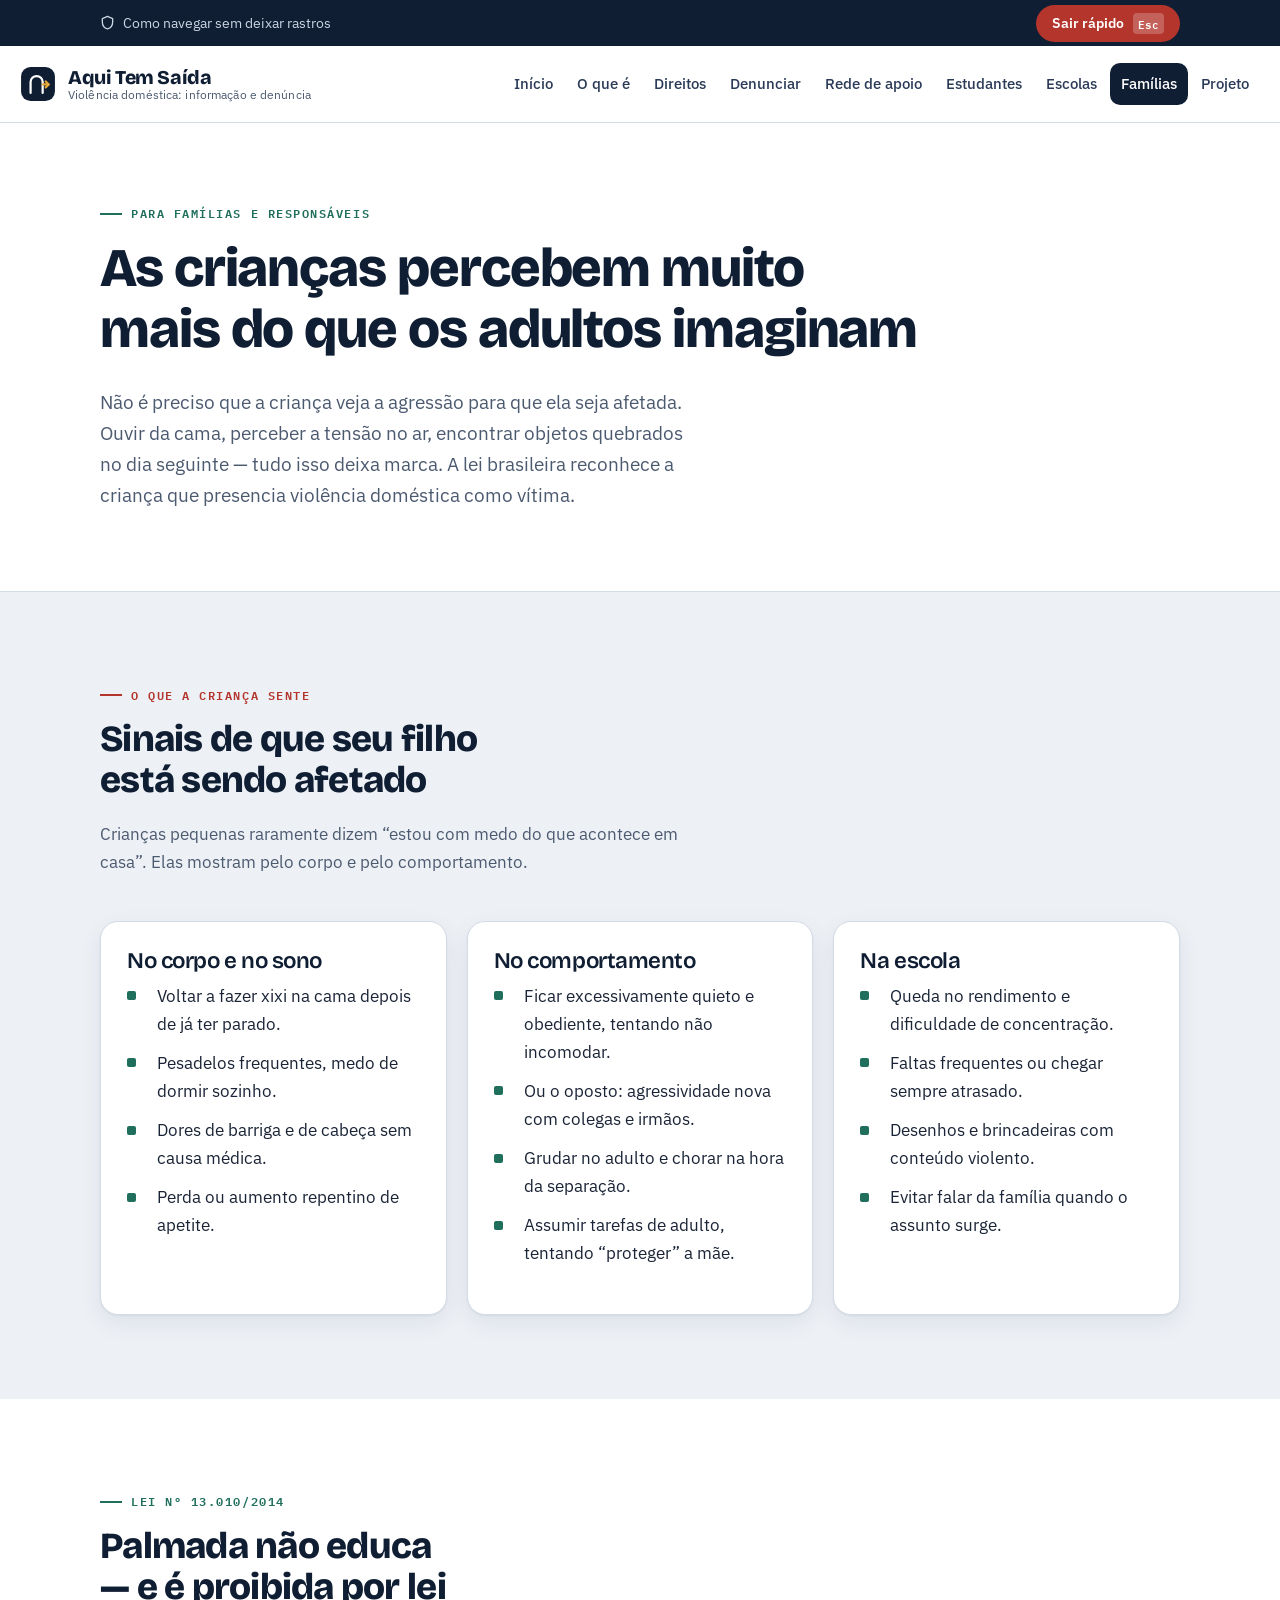
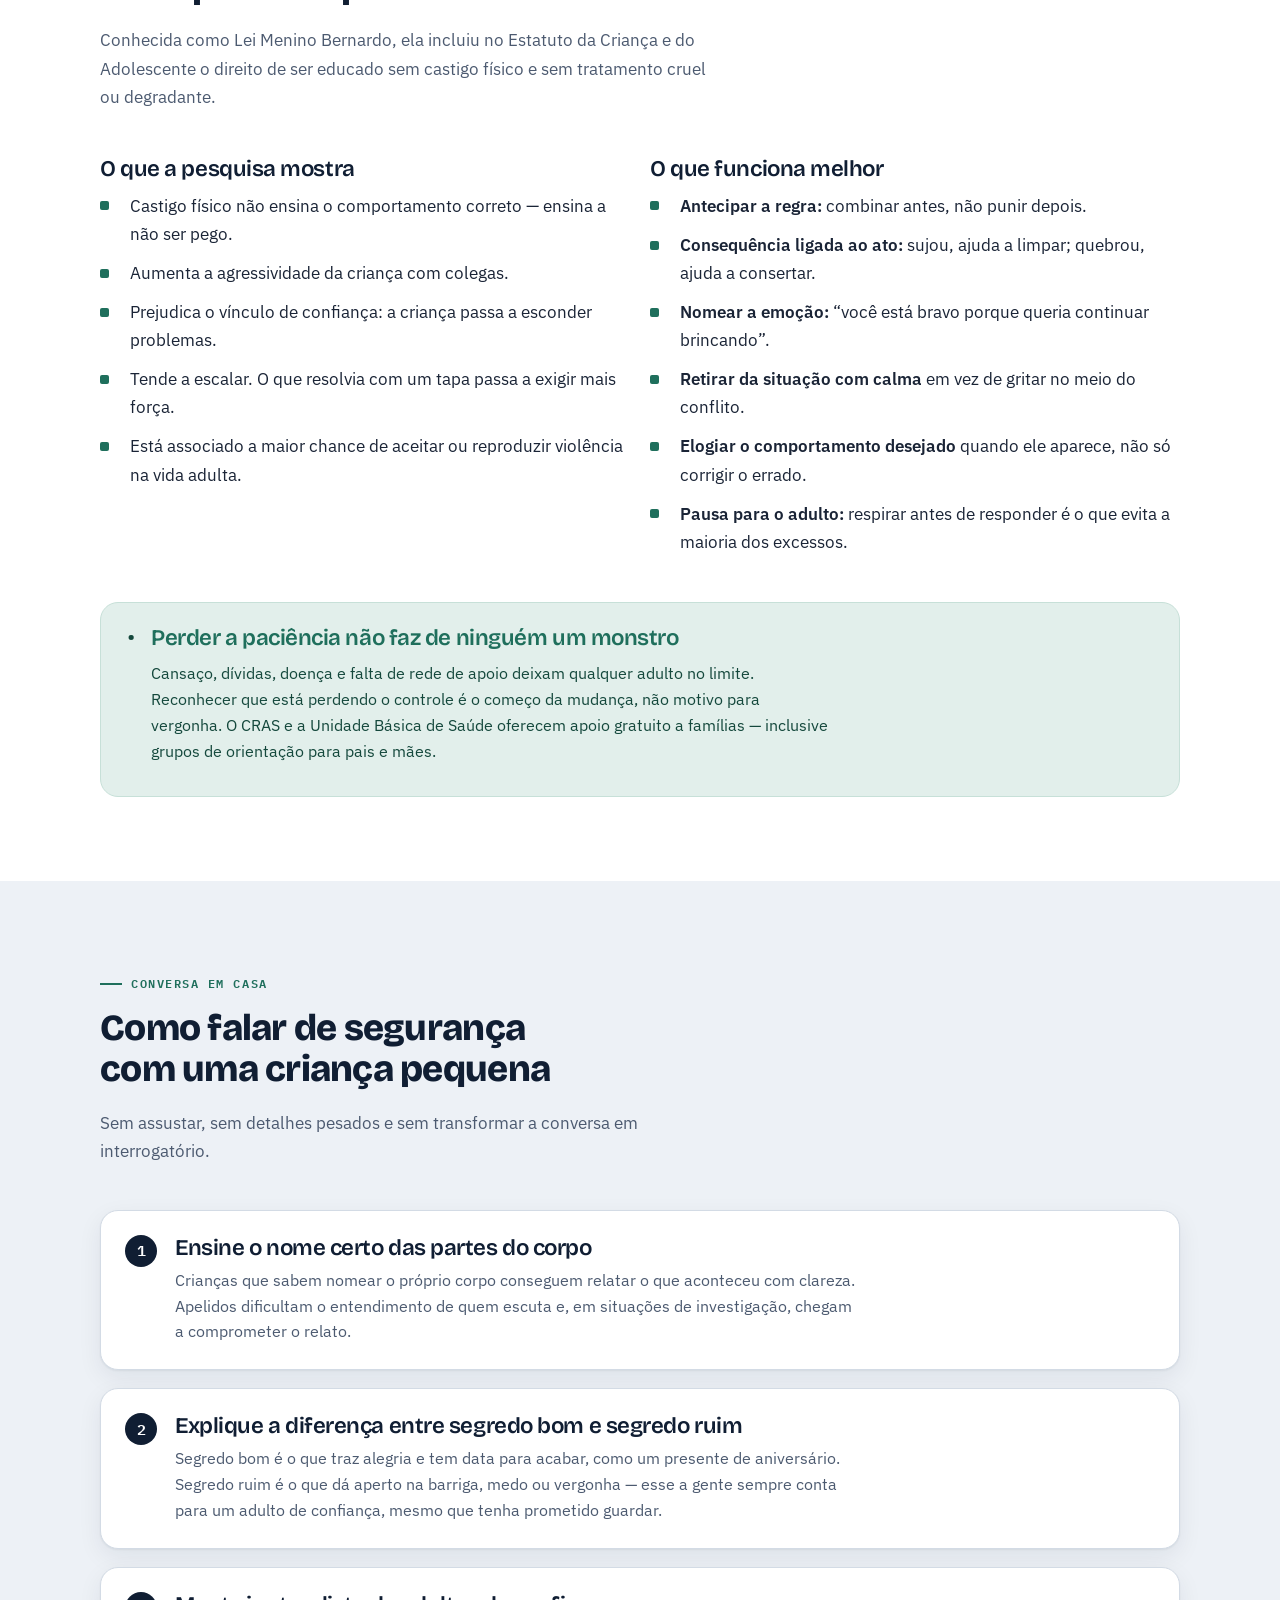
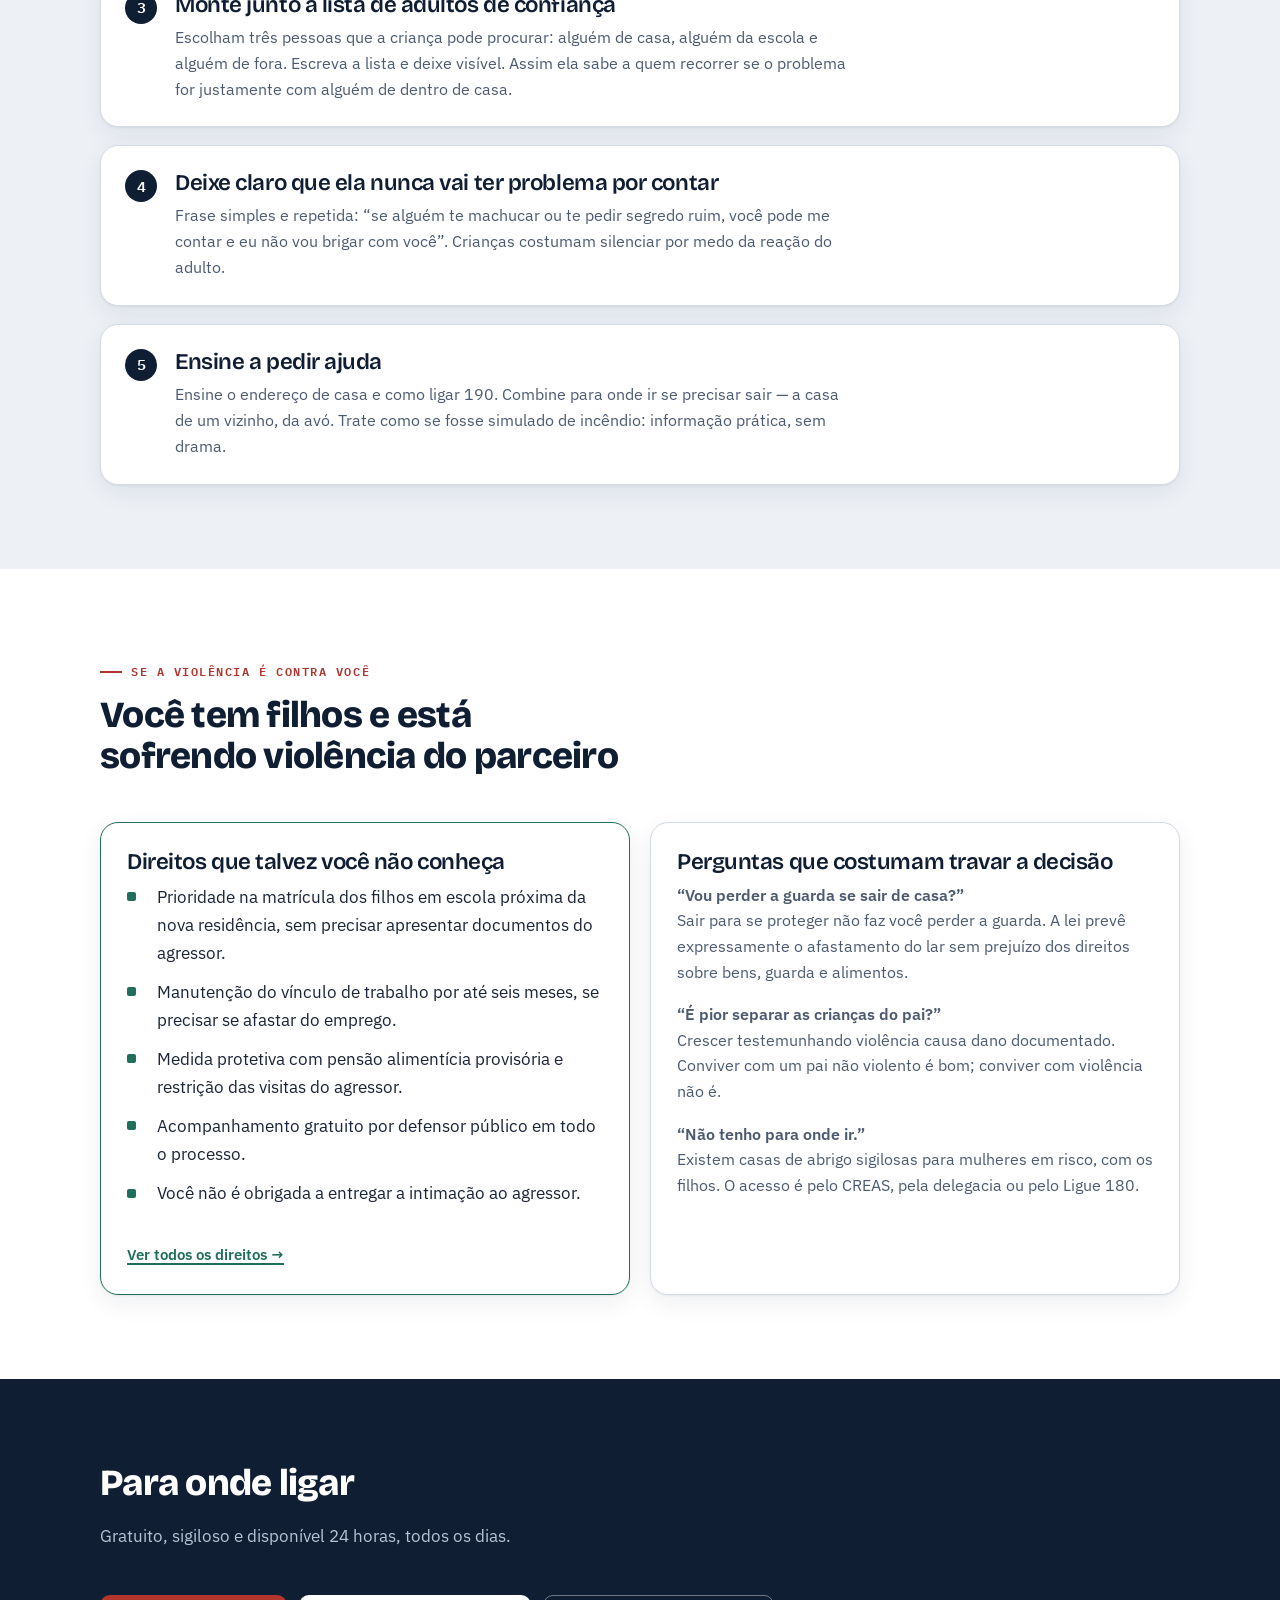
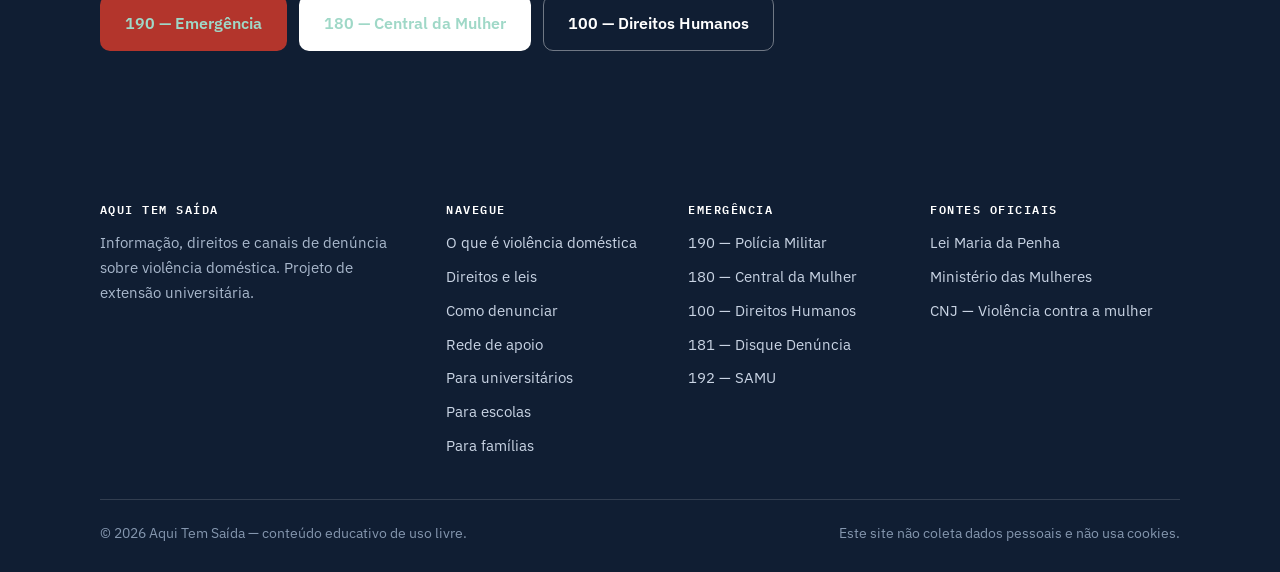
<file: familias.html>
<!DOCTYPE html>
<html lang="pt-BR">
<head>
<meta charset="UTF-8">
<meta name="viewport" content="width=device-width, initial-scale=1">
<title>Para famílias — Aqui Tem Saída</title>
<meta name="description" content="Como a violência doméstica afeta as crianças, por que castigo físico não educa, como conversar sobre segurança do corpo e onde buscar ajuda.">
<meta name="theme-color" content="#101E33">
<link rel="preconnect" href="https://fonts.googleapis.com">
<link rel="preconnect" href="https://fonts.gstatic.com" crossorigin>
<link href="https://fonts.googleapis.com/css2?family=Bricolage+Grotesque:opsz,wght@12..96,600;12..96,700;12..96,800&family=IBM+Plex+Mono:wght@400;600&family=IBM+Plex+Sans:wght@400;500;600;700&display=swap" rel="stylesheet">
<link rel="stylesheet" href="assets/css/estilo.css">
</head>
<body>

<a class="pular" href="#conteudo">Pular para o conteúdo</a>

<div class="barra-seguranca">
  <div class="envoltorio barra-seguranca__interno">
    <a class="barra-seguranca__dica" href="denunciar.html#navegacao-segura">
      <svg width="15" height="15" viewBox="0 0 16 16" fill="none" aria-hidden="true"><path d="M8 1.5 2.5 3.8v3.6c0 3.4 2.3 6.5 5.5 7.3 3.2-.8 5.5-3.9 5.5-7.3V3.8L8 1.5Z" stroke="currentColor" stroke-width="1.4" stroke-linejoin="round"/></svg>
      Como navegar sem deixar rastros
    </a>
    <button class="saida-rapida" type="button" data-saida-rapida>Sair rápido <span class="saida-rapida__atalho">Esc</span></button>
  </div>
</div>

<header class="cabecalho">
  <div class="envoltorio cabecalho__interno">
    <a class="marca" href="index.html">
      <svg class="marca__simbolo" width="36" height="36" viewBox="0 0 34 34" fill="none" aria-hidden="true">
        <rect x="1" y="1" width="32" height="32" rx="9" fill="#101E33"/>
        <path d="M10 25.5V15.2A5.7 5.7 0 0 1 15.7 9.5 5.7 5.7 0 0 1 21.4 15.2v10.3" stroke="#fff" stroke-width="2.1" stroke-linecap="round"/>
        <path d="M21.5 17.4h5.4" stroke="#E4A93C" stroke-width="2.1" stroke-linecap="round"/>
        <path d="m24.3 14.6 2.8 2.8-2.8 2.8" stroke="#E4A93C" stroke-width="2.1" stroke-linecap="round" stroke-linejoin="round"/>
      </svg>
      <span class="marca__texto"><span>Aqui Tem Saída</span><small>Violência doméstica: informação e denúncia</small></span>
    </a>
    <button class="menu-botao" type="button" data-menu-botao aria-expanded="false" aria-controls="navegacao">
      <svg width="17" height="17" viewBox="0 0 18 18" fill="none" aria-hidden="true"><path d="M2 4.5h14M2 9h14M2 13.5h14" stroke="currentColor" stroke-width="1.8" stroke-linecap="round"/></svg> Menu
    </button>
    <nav class="navegacao" id="navegacao" data-navegacao aria-label="Navegação principal">
      <ul>
        <li><a href="index.html">Início</a></li>
        <li><a href="o-que-e.html">O que é</a></li>
        <li><a href="direitos.html">Direitos</a></li>
        <li><a href="denunciar.html">Denunciar</a></li>
        <li><a href="rede-de-apoio.html">Rede de apoio</a></li>
        <li><a href="universidade.html">Estudantes</a></li>
        <li><a href="escolas.html">Escolas</a></li>
        <li><a href="familias.html" aria-current="page">Famílias</a></li>
        <li><a href="sobre.html">Projeto</a></li>
      </ul>
    </nav>
  </div>
</header>

<main id="conteudo">

  <section class="heroi">
    <div class="envoltorio">
      <span class="rotulo">Para famílias e responsáveis</span>
      <h1>As crianças percebem muito mais do que os adultos imaginam</h1>
      <p class="heroi__linha">
        Não é preciso que a criança veja a agressão para que ela seja afetada. Ouvir da cama,
        perceber a tensão no ar, encontrar objetos quebrados no dia seguinte — tudo isso deixa marca.
        A lei brasileira reconhece a criança que presencia violência doméstica como vítima.
      </p>
    </div>
  </section>

  <section class="secao">
    <div class="envoltorio">
      <div class="cabecalho-secao revelar">
        <span class="rotulo rotulo--alerta">O que a criança sente</span>
        <h2>Sinais de que seu filho está sendo afetado</h2>
        <p>
          Crianças pequenas raramente dizem “estou com medo do que acontece em casa”.
          Elas mostram pelo corpo e pelo comportamento.
        </p>
      </div>

      <div class="grade grade--3 revelar">
        <article class="cartao">
          <h3>No corpo e no sono</h3>
          <ul class="lista-marcada">
            <li>Voltar a fazer xixi na cama depois de já ter parado.</li>
            <li>Pesadelos frequentes, medo de dormir sozinho.</li>
            <li>Dores de barriga e de cabeça sem causa médica.</li>
            <li>Perda ou aumento repentino de apetite.</li>
          </ul>
        </article>
        <article class="cartao">
          <h3>No comportamento</h3>
          <ul class="lista-marcada">
            <li>Ficar excessivamente quieto e obediente, tentando não incomodar.</li>
            <li>Ou o oposto: agressividade nova com colegas e irmãos.</li>
            <li>Grudar no adulto e chorar na hora da separação.</li>
            <li>Assumir tarefas de adulto, tentando “proteger” a mãe.</li>
          </ul>
        </article>
        <article class="cartao">
          <h3>Na escola</h3>
          <ul class="lista-marcada">
            <li>Queda no rendimento e dificuldade de concentração.</li>
            <li>Faltas frequentes ou chegar sempre atrasado.</li>
            <li>Desenhos e brincadeiras com conteúdo violento.</li>
            <li>Evitar falar da família quando o assunto surge.</li>
          </ul>
        </article>
      </div>
    </div>
  </section>

  <section class="secao secao--branca">
    <div class="envoltorio">
      <div class="cabecalho-secao revelar">
        <span class="rotulo">Lei nº 13.010/2014</span>
        <h2>Palmada não educa — e é proibida por lei</h2>
        <p>
          Conhecida como Lei Menino Bernardo, ela incluiu no Estatuto da Criança e do Adolescente
          o direito de ser educado sem castigo físico e sem tratamento cruel ou degradante.
        </p>
      </div>

      <div class="grade grade--2 revelar">
        <div>
          <h3>O que a pesquisa mostra</h3>
          <ul class="lista-marcada">
            <li>Castigo físico não ensina o comportamento correto — ensina a não ser pego.</li>
            <li>Aumenta a agressividade da criança com colegas.</li>
            <li>Prejudica o vínculo de confiança: a criança passa a esconder problemas.</li>
            <li>Tende a escalar. O que resolvia com um tapa passa a exigir mais força.</li>
            <li>Está associado a maior chance de aceitar ou reproduzir violência na vida adulta.</li>
          </ul>
        </div>
        <div>
          <h3>O que funciona melhor</h3>
          <ul class="lista-marcada">
            <li><strong>Antecipar a regra:</strong> combinar antes, não punir depois.</li>
            <li><strong>Consequência ligada ao ato:</strong> sujou, ajuda a limpar; quebrou, ajuda a consertar.</li>
            <li><strong>Nomear a emoção:</strong> “você está bravo porque queria continuar brincando”.</li>
            <li><strong>Retirar da situação com calma</strong> em vez de gritar no meio do conflito.</li>
            <li><strong>Elogiar o comportamento desejado</strong> quando ele aparece, não só corrigir o errado.</li>
            <li><strong>Pausa para o adulto:</strong> respirar antes de responder é o que evita a maioria dos excessos.</li>
          </ul>
        </div>
      </div>

      <div class="aviso aviso--calmo revelar" style="margin-top:26px">
        <span class="aviso__icone" aria-hidden="true">•</span>
        <div>
          <h3>Perder a paciência não faz de ninguém um monstro</h3>
          <p>Cansaço, dívidas, doença e falta de rede de apoio deixam qualquer adulto no limite. Reconhecer que está perdendo o controle é o começo da mudança, não motivo para vergonha. O CRAS e a Unidade Básica de Saúde oferecem apoio gratuito a famílias — inclusive grupos de orientação para pais e mães.</p>
        </div>
      </div>
    </div>
  </section>

  <section class="secao">
    <div class="envoltorio">
      <div class="cabecalho-secao revelar">
        <span class="rotulo">Conversa em casa</span>
        <h2>Como falar de segurança com uma criança pequena</h2>
        <p>Sem assustar, sem detalhes pesados e sem transformar a conversa em interrogatório.</p>
      </div>

      <ol class="passos revelar">
        <li>
          <h3>Ensine o nome certo das partes do corpo</h3>
          <p>Crianças que sabem nomear o próprio corpo conseguem relatar o que aconteceu com clareza. Apelidos dificultam o entendimento de quem escuta e, em situações de investigação, chegam a comprometer o relato.</p>
        </li>
        <li>
          <h3>Explique a diferença entre segredo bom e segredo ruim</h3>
          <p>Segredo bom é o que traz alegria e tem data para acabar, como um presente de aniversário. Segredo ruim é o que dá aperto na barriga, medo ou vergonha — esse a gente sempre conta para um adulto de confiança, mesmo que tenha prometido guardar.</p>
        </li>
        <li>
          <h3>Monte junto a lista de adultos de confiança</h3>
          <p>Escolham três pessoas que a criança pode procurar: alguém de casa, alguém da escola e alguém de fora. Escreva a lista e deixe visível. Assim ela sabe a quem recorrer se o problema for justamente com alguém de dentro de casa.</p>
        </li>
        <li>
          <h3>Deixe claro que ela nunca vai ter problema por contar</h3>
          <p>Frase simples e repetida: “se alguém te machucar ou te pedir segredo ruim, você pode me contar e eu não vou brigar com você”. Crianças costumam silenciar por medo da reação do adulto.</p>
        </li>
        <li>
          <h3>Ensine a pedir ajuda</h3>
          <p>Ensine o endereço de casa e como ligar 190. Combine para onde ir se precisar sair — a casa de um vizinho, da avó. Trate como se fosse simulado de incêndio: informação prática, sem drama.</p>
        </li>
      </ol>
    </div>
  </section>

  <section class="secao secao--branca">
    <div class="envoltorio">
      <div class="cabecalho-secao revelar">
        <span class="rotulo rotulo--alerta">Se a violência é contra você</span>
        <h2>Você tem filhos e está sofrendo violência do parceiro</h2>
      </div>

      <div class="grade grade--2 revelar">
        <article class="cartao cartao--destaque">
          <h3>Direitos que talvez você não conheça</h3>
          <ul class="lista-marcada">
            <li>Prioridade na matrícula dos filhos em escola próxima da nova residência, sem precisar apresentar documentos do agressor.</li>
            <li>Manutenção do vínculo de trabalho por até seis meses, se precisar se afastar do emprego.</li>
            <li>Medida protetiva com pensão alimentícia provisória e restrição das visitas do agressor.</li>
            <li>Acompanhamento gratuito por defensor público em todo o processo.</li>
            <li>Você não é obrigada a entregar a intimação ao agressor.</li>
          </ul>
          <a class="cartao__link" href="direitos.html">Ver todos os direitos →</a>
        </article>
        <article class="cartao">
          <h3>Perguntas que costumam travar a decisão</h3>
          <p><strong>“Vou perder a guarda se sair de casa?”</strong><br>Sair para se proteger não faz você perder a guarda. A lei prevê expressamente o afastamento do lar sem prejuízo dos direitos sobre bens, guarda e alimentos.</p>
          <p><strong>“É pior separar as crianças do pai?”</strong><br>Crescer testemunhando violência causa dano documentado. Conviver com um pai não violento é bom; conviver com violência não é.</p>
          <p><strong>“Não tenho para onde ir.”</strong><br>Existem casas de abrigo sigilosas para mulheres em risco, com os filhos. O acesso é pelo CREAS, pela delegacia ou pelo Ligue 180.</p>
        </article>
      </div>
    </div>
  </section>

  <section class="secao secao--noite">
    <div class="envoltorio">
      <div class="cabecalho-secao revelar">
        <h2>Para onde ligar</h2>
        <p>Gratuito, sigiloso e disponível 24 horas, todos os dias.</p>
      </div>
      <div class="grupo-botoes revelar">
        <a class="botao botao--emergencia" href="tel:190">190 — Emergência</a>
        <a class="botao botao--claro" href="tel:180">180 — Central da Mulher</a>
        <a class="botao botao--contorno" href="tel:100" style="color:#fff;border-color:rgba(255,255,255,.4)">100 — Direitos Humanos</a>
      </div>
    </div>
  </section>

</main>

<footer class="rodape">
  <div class="envoltorio">
    <div class="rodape__grade">
      <div>
        <h4>Aqui Tem Saída</h4>
        <p style="color:#A9B8CC">Informação, direitos e canais de denúncia sobre violência doméstica. Projeto de extensão universitária.</p>
      </div>
      <div>
        <h4>Navegue</h4>
        <ul>
          <li><a href="o-que-e.html">O que é violência doméstica</a></li>
          <li><a href="direitos.html">Direitos e leis</a></li>
          <li><a href="denunciar.html">Como denunciar</a></li>
          <li><a href="rede-de-apoio.html">Rede de apoio</a></li>
          <li><a href="universidade.html">Para universitários</a></li>
          <li><a href="escolas.html">Para escolas</a></li>
          <li><a href="familias.html">Para famílias</a></li>
        </ul>
      </div>
      <div>
        <h4>Emergência</h4>
        <ul>
          <li><a href="tel:190">190 — Polícia Militar</a></li>
          <li><a href="tel:180">180 — Central da Mulher</a></li>
          <li><a href="tel:100">100 — Direitos Humanos</a></li>
          <li><a href="tel:181">181 — Disque Denúncia</a></li>
          <li><a href="tel:192">192 — SAMU</a></li>
        </ul>
      </div>
      <div>
        <h4>Fontes oficiais</h4>
        <ul>
          <li><a href="https://www.planalto.gov.br/ccivil_03/_ato2004-2006/2006/lei/l11340.htm" rel="noopener">Lei Maria da Penha</a></li>
          <li><a href="https://www.gov.br/mulheres/pt-br" rel="noopener">Ministério das Mulheres</a></li>
          <li><a href="https://www.cnj.jus.br/programas-e-acoes/violencia-contra-a-mulher/" rel="noopener">CNJ — Violência contra a mulher</a></li>
        </ul>
      </div>
    </div>
    <div class="rodape__base">
      <span>© <span data-ano>2026</span> Aqui Tem Saída — conteúdo educativo de uso livre.</span>
      <span>Este site não coleta dados pessoais e não usa cookies.</span>
    </div>
  </div>
</footer>

<div class="emergencia-movel">
  <a class="urgente" href="tel:190"><strong>190</strong><span>Emergência</span></a>
  <a href="tel:180"><strong>180</strong><span>Central da Mulher</span></a>
</div>

<script src="assets/js/principal.js"></script>
</body>
</html>
</file>
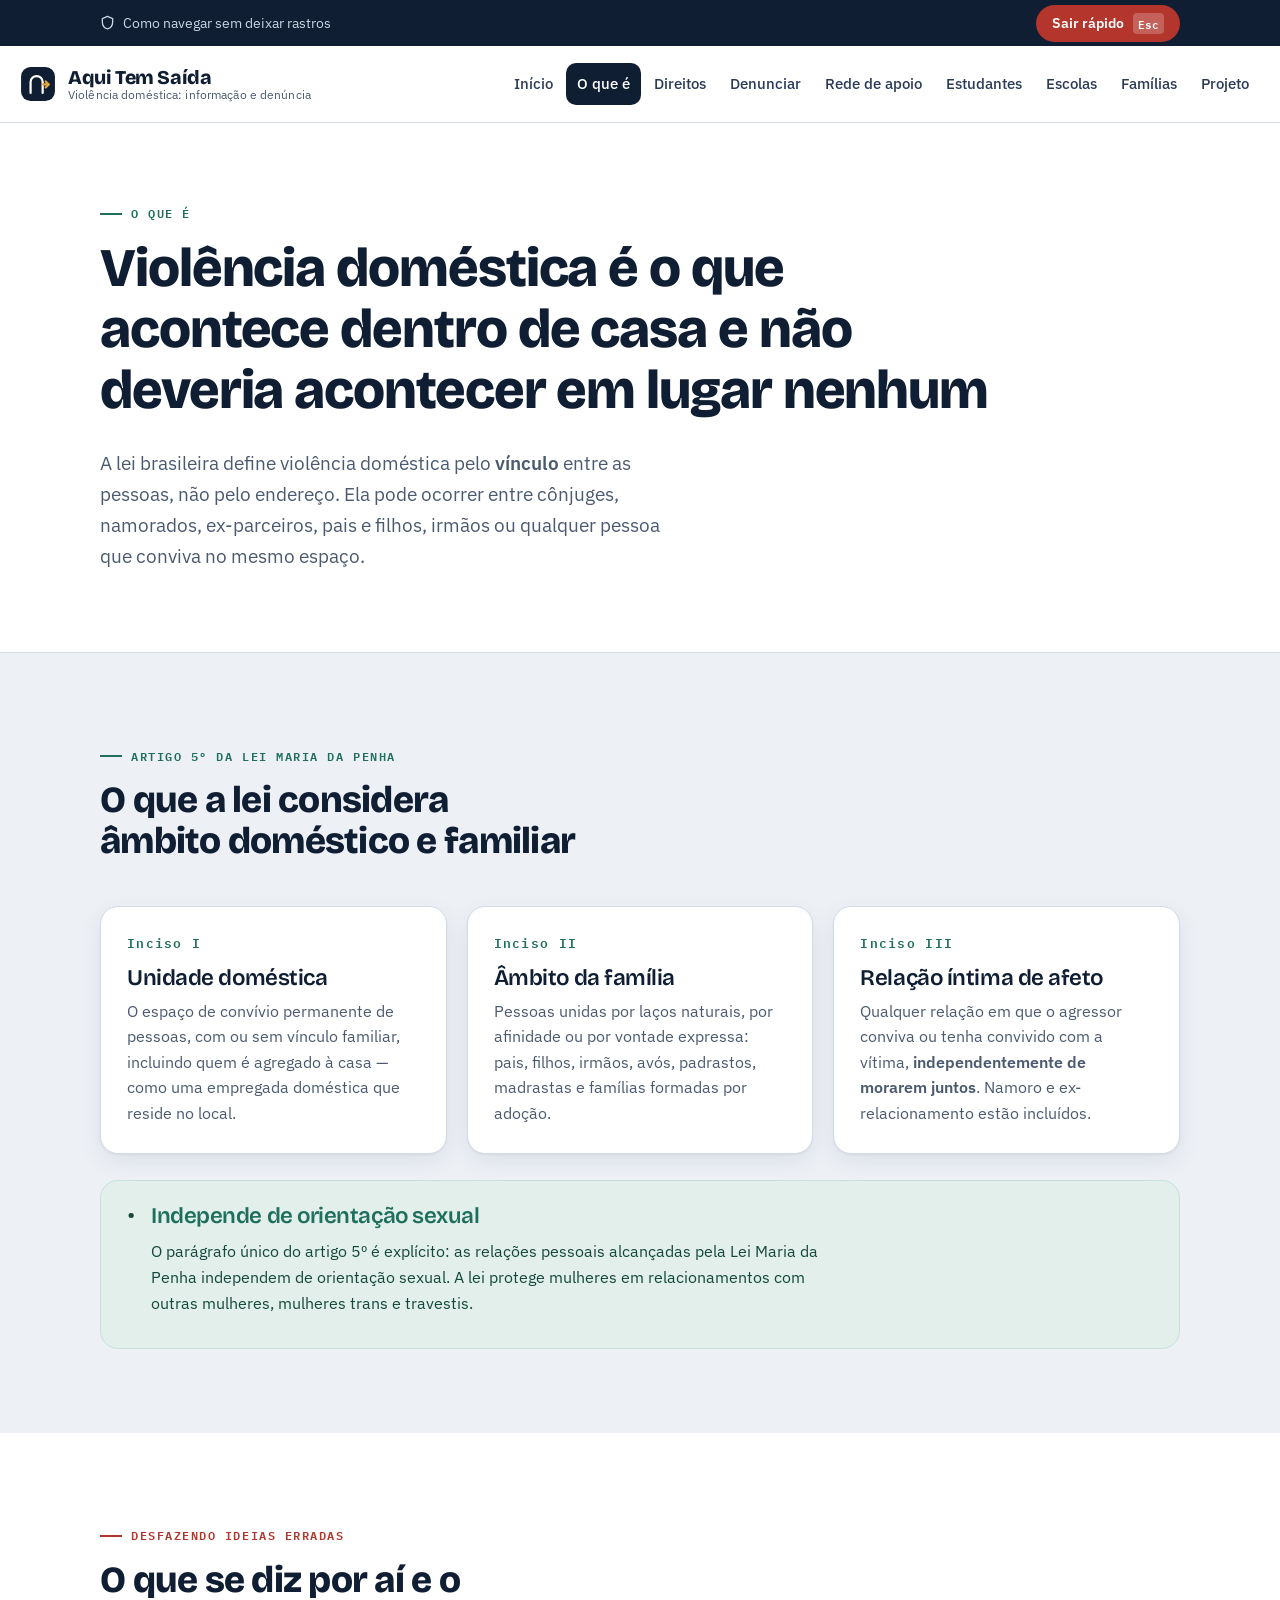
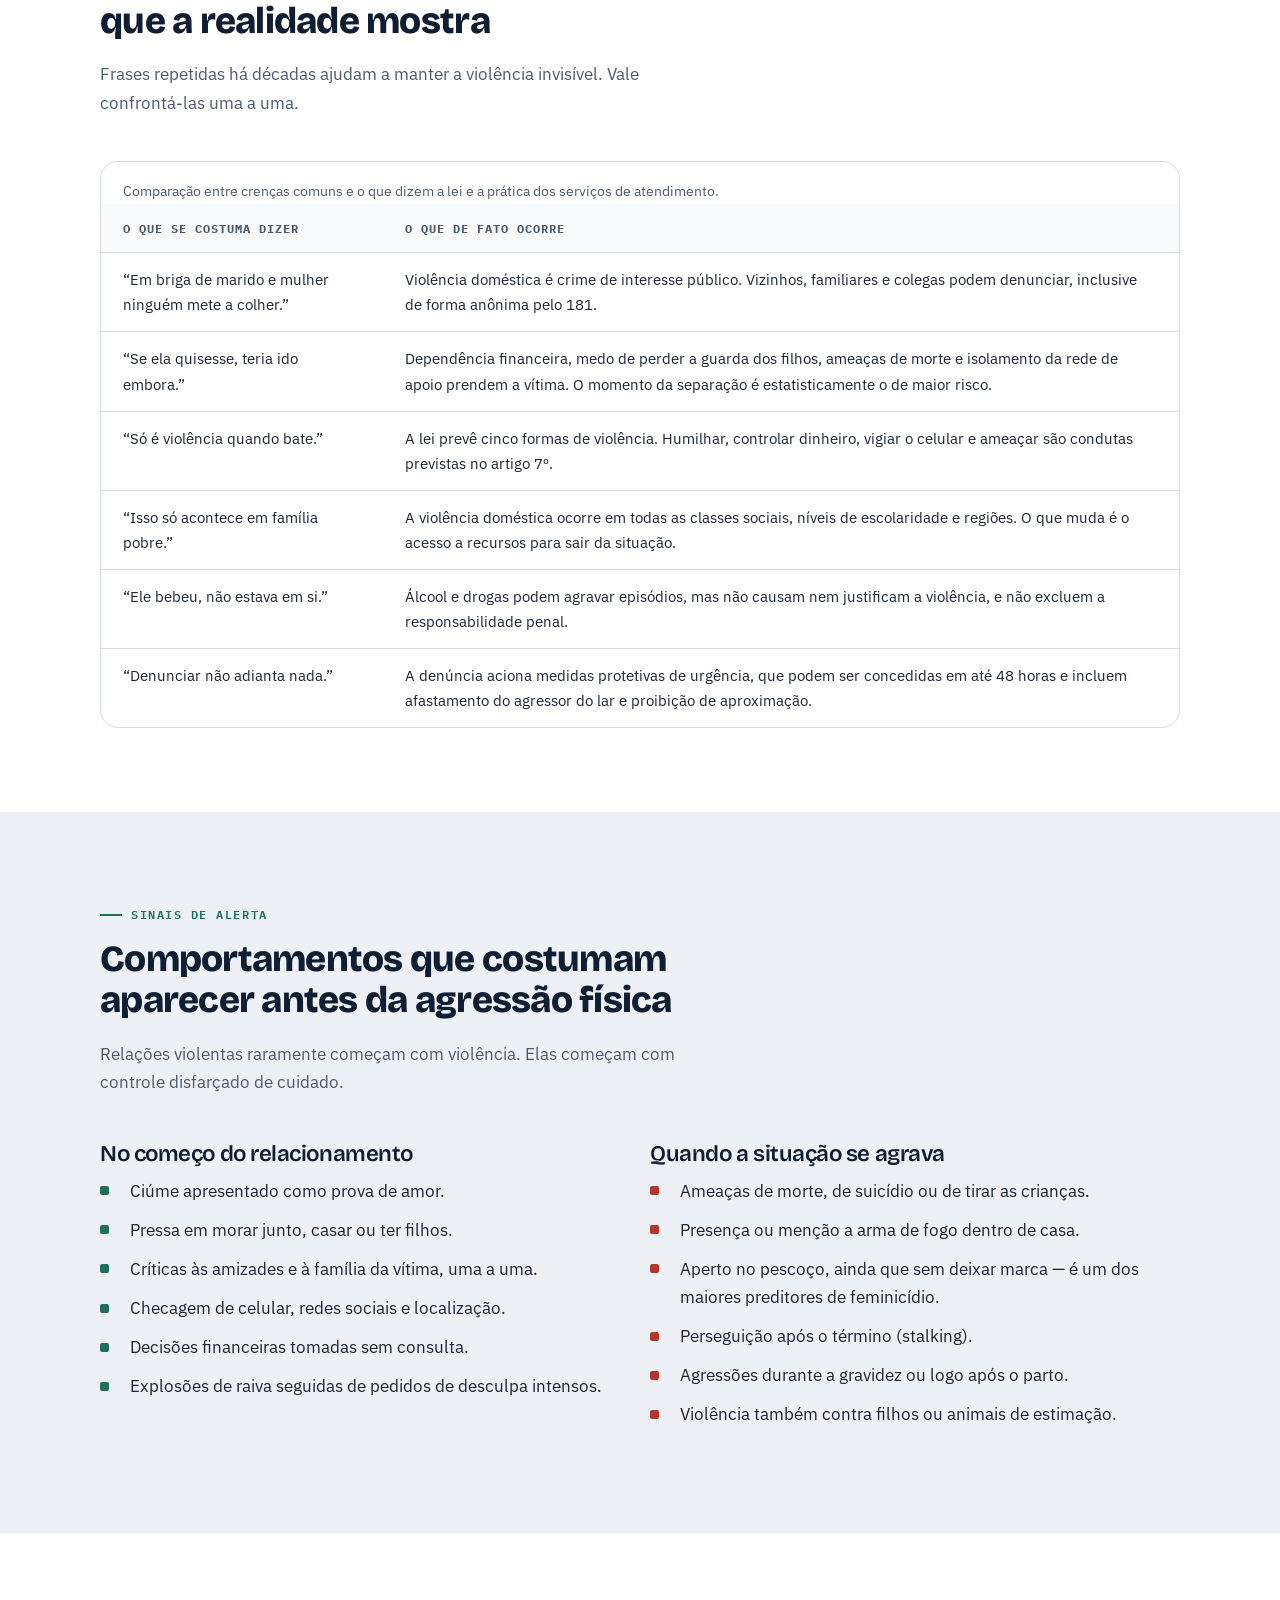
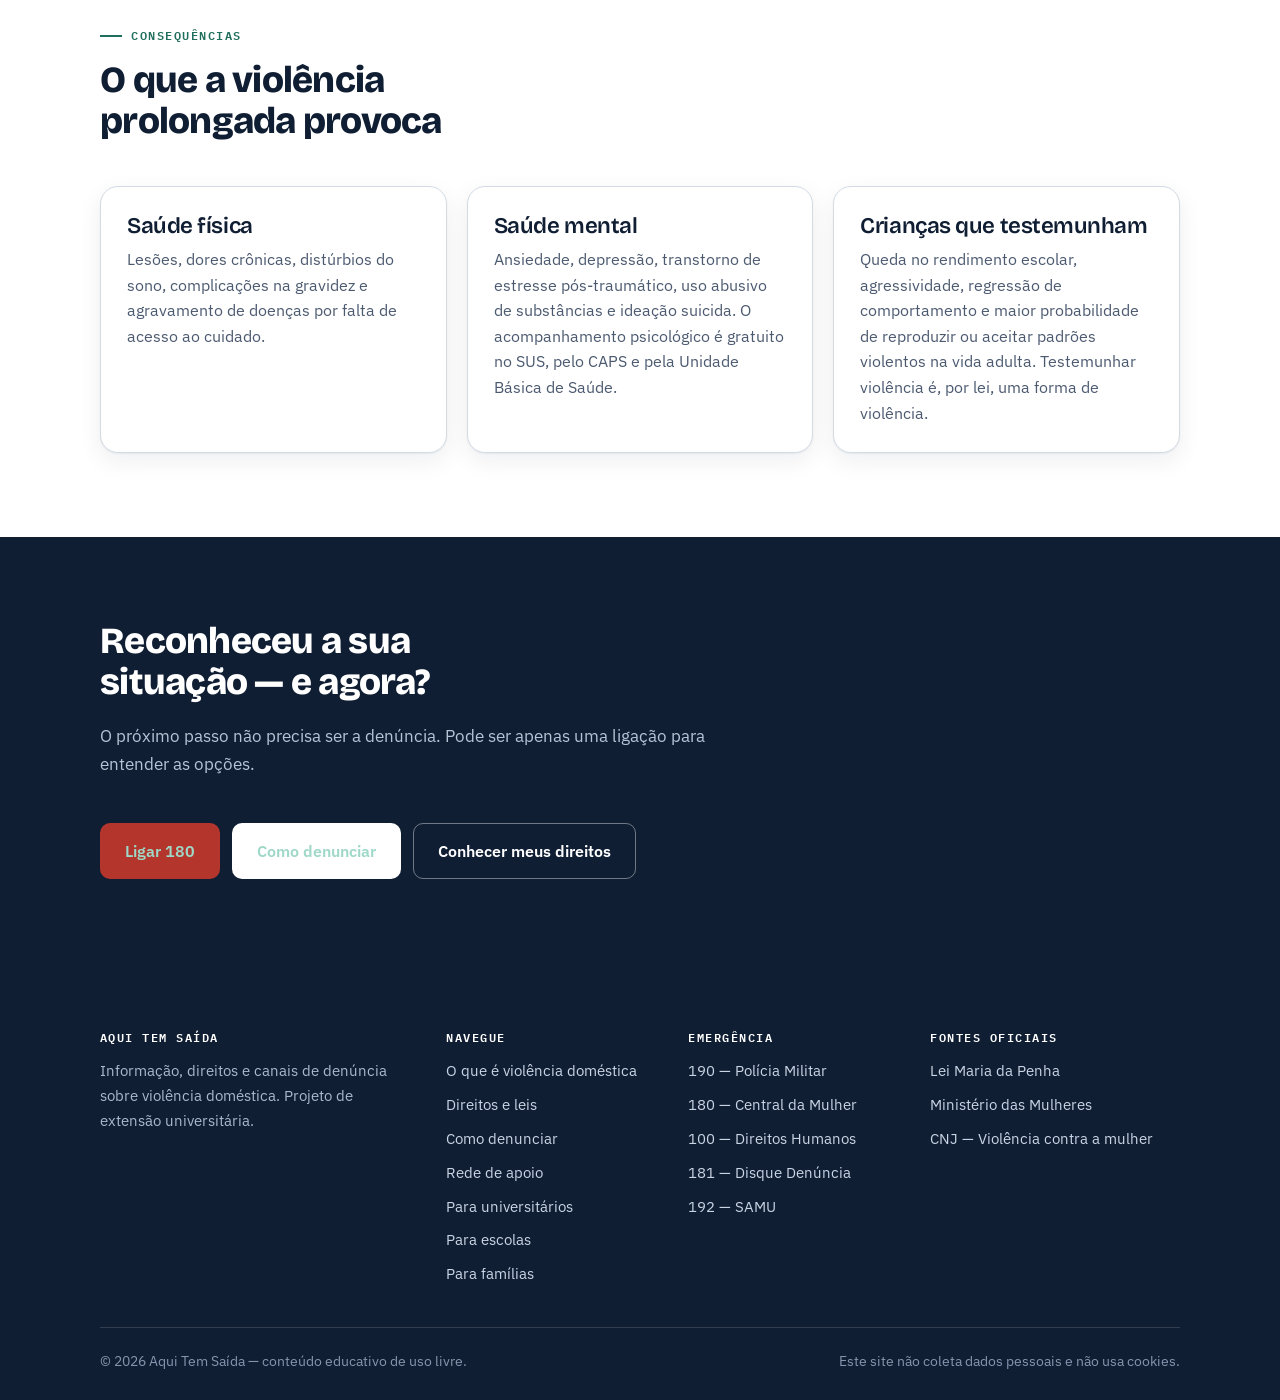
<file: o-que-e.html>
<!DOCTYPE html>
<html lang="pt-BR">
<head>
<meta charset="UTF-8">
<meta name="viewport" content="width=device-width, initial-scale=1">
<title>O que é violência doméstica — Aqui Tem Saída</title>
<meta name="description" content="Definição legal de violência doméstica no Brasil, mitos e verdades, sinais de alerta em relacionamentos e efeitos na saúde.">
<meta name="theme-color" content="#101E33">
<link rel="preconnect" href="https://fonts.googleapis.com">
<link rel="preconnect" href="https://fonts.gstatic.com" crossorigin>
<link href="https://fonts.googleapis.com/css2?family=Bricolage+Grotesque:opsz,wght@12..96,600;12..96,700;12..96,800&family=IBM+Plex+Mono:wght@400;600&family=IBM+Plex+Sans:wght@400;500;600;700&display=swap" rel="stylesheet">
<link rel="stylesheet" href="assets/css/estilo.css">
</head>
<body>

<a class="pular" href="#conteudo">Pular para o conteúdo</a>

<div class="barra-seguranca">
  <div class="envoltorio barra-seguranca__interno">
    <a class="barra-seguranca__dica" href="denunciar.html#navegacao-segura">
      <svg width="15" height="15" viewBox="0 0 16 16" fill="none" aria-hidden="true"><path d="M8 1.5 2.5 3.8v3.6c0 3.4 2.3 6.5 5.5 7.3 3.2-.8 5.5-3.9 5.5-7.3V3.8L8 1.5Z" stroke="currentColor" stroke-width="1.4" stroke-linejoin="round"/></svg>
      Como navegar sem deixar rastros
    </a>
    <button class="saida-rapida" type="button" data-saida-rapida>Sair rápido <span class="saida-rapida__atalho">Esc</span></button>
  </div>
</div>

<header class="cabecalho">
  <div class="envoltorio cabecalho__interno">
    <a class="marca" href="index.html">
      <svg class="marca__simbolo" width="36" height="36" viewBox="0 0 34 34" fill="none" aria-hidden="true">
        <rect x="1" y="1" width="32" height="32" rx="9" fill="#101E33"/>
        <path d="M10 25.5V15.2A5.7 5.7 0 0 1 15.7 9.5 5.7 5.7 0 0 1 21.4 15.2v10.3" stroke="#fff" stroke-width="2.1" stroke-linecap="round"/>
        <path d="M21.5 17.4h5.4" stroke="#E4A93C" stroke-width="2.1" stroke-linecap="round"/>
        <path d="m24.3 14.6 2.8 2.8-2.8 2.8" stroke="#E4A93C" stroke-width="2.1" stroke-linecap="round" stroke-linejoin="round"/>
      </svg>
      <span class="marca__texto"><span>Aqui Tem Saída</span><small>Violência doméstica: informação e denúncia</small></span>
    </a>
    <button class="menu-botao" type="button" data-menu-botao aria-expanded="false" aria-controls="navegacao">
      <svg width="17" height="17" viewBox="0 0 18 18" fill="none" aria-hidden="true"><path d="M2 4.5h14M2 9h14M2 13.5h14" stroke="currentColor" stroke-width="1.8" stroke-linecap="round"/></svg> Menu
    </button>
    <nav class="navegacao" id="navegacao" data-navegacao aria-label="Navegação principal">
      <ul>
        <li><a href="index.html">Início</a></li>
        <li><a href="o-que-e.html" aria-current="page">O que é</a></li>
        <li><a href="direitos.html">Direitos</a></li>
        <li><a href="denunciar.html">Denunciar</a></li>
        <li><a href="rede-de-apoio.html">Rede de apoio</a></li>
        <li><a href="universidade.html">Estudantes</a></li>
        <li><a href="escolas.html">Escolas</a></li>
        <li><a href="familias.html">Famílias</a></li>
        <li><a href="sobre.html">Projeto</a></li>
      </ul>
    </nav>
  </div>
</header>

<main id="conteudo">

  <section class="heroi">
    <div class="envoltorio">
      <span class="rotulo">O que é</span>
      <h1>Violência doméstica é o que acontece dentro de casa e não deveria acontecer em lugar nenhum</h1>
      <p class="heroi__linha">
        A lei brasileira define violência doméstica pelo <strong>vínculo</strong> entre as pessoas, não pelo endereço.
        Ela pode ocorrer entre cônjuges, namorados, ex-parceiros, pais e filhos, irmãos ou qualquer pessoa
        que conviva no mesmo espaço.
      </p>
    </div>
  </section>

  <section class="secao">
    <div class="envoltorio">
      <div class="cabecalho-secao revelar">
        <span class="rotulo">Artigo 5º da Lei Maria da Penha</span>
        <h2>O que a lei considera âmbito doméstico e familiar</h2>
      </div>

      <div class="grade grade--3 revelar">
        <article class="cartao">
          <span class="cartao__numero">Inciso I</span>
          <h3>Unidade doméstica</h3>
          <p>O espaço de convívio permanente de pessoas, com ou sem vínculo familiar, incluindo quem é agregado à casa — como uma empregada doméstica que reside no local.</p>
        </article>
        <article class="cartao">
          <span class="cartao__numero">Inciso II</span>
          <h3>Âmbito da família</h3>
          <p>Pessoas unidas por laços naturais, por afinidade ou por vontade expressa: pais, filhos, irmãos, avós, padrastos, madrastas e famílias formadas por adoção.</p>
        </article>
        <article class="cartao">
          <span class="cartao__numero">Inciso III</span>
          <h3>Relação íntima de afeto</h3>
          <p>Qualquer relação em que o agressor conviva ou tenha convivido com a vítima, <strong>independentemente de morarem juntos</strong>. Namoro e ex-relacionamento estão incluídos.</p>
        </article>
      </div>

      <div class="aviso aviso--calmo revelar" style="margin-top:26px">
        <span class="aviso__icone" aria-hidden="true">•</span>
        <div>
          <h3>Independe de orientação sexual</h3>
          <p>O parágrafo único do artigo 5º é explícito: as relações pessoais alcançadas pela Lei Maria da Penha independem de orientação sexual. A lei protege mulheres em relacionamentos com outras mulheres, mulheres trans e travestis.</p>
        </div>
      </div>
    </div>
  </section>

  <section class="secao secao--branca">
    <div class="envoltorio">
      <div class="cabecalho-secao revelar">
        <span class="rotulo rotulo--alerta">Desfazendo ideias erradas</span>
        <h2>O que se diz por aí e o que a realidade mostra</h2>
        <p>Frases repetidas há décadas ajudam a manter a violência invisível. Vale confrontá-las uma a uma.</p>
      </div>

      <div class="tabela-envoltorio revelar">
        <table>
          <caption>Comparação entre crenças comuns e o que dizem a lei e a prática dos serviços de atendimento.</caption>
          <thead>
            <tr><th scope="col">O que se costuma dizer</th><th scope="col">O que de fato ocorre</th></tr>
          </thead>
          <tbody>
            <tr>
              <td>“Em briga de marido e mulher ninguém mete a colher.”</td>
              <td>Violência doméstica é crime de interesse público. Vizinhos, familiares e colegas podem denunciar, inclusive de forma anônima pelo 181.</td>
            </tr>
            <tr>
              <td>“Se ela quisesse, teria ido embora.”</td>
              <td>Dependência financeira, medo de perder a guarda dos filhos, ameaças de morte e isolamento da rede de apoio prendem a vítima. O momento da separação é estatisticamente o de maior risco.</td>
            </tr>
            <tr>
              <td>“Só é violência quando bate.”</td>
              <td>A lei prevê cinco formas de violência. Humilhar, controlar dinheiro, vigiar o celular e ameaçar são condutas previstas no artigo 7º.</td>
            </tr>
            <tr>
              <td>“Isso só acontece em família pobre.”</td>
              <td>A violência doméstica ocorre em todas as classes sociais, níveis de escolaridade e regiões. O que muda é o acesso a recursos para sair da situação.</td>
            </tr>
            <tr>
              <td>“Ele bebeu, não estava em si.”</td>
              <td>Álcool e drogas podem agravar episódios, mas não causam nem justificam a violência, e não excluem a responsabilidade penal.</td>
            </tr>
            <tr>
              <td>“Denunciar não adianta nada.”</td>
              <td>A denúncia aciona medidas protetivas de urgência, que podem ser concedidas em até 48 horas e incluem afastamento do agressor do lar e proibição de aproximação.</td>
            </tr>
          </tbody>
        </table>
      </div>
    </div>
  </section>

  <section class="secao">
    <div class="envoltorio">
      <div class="cabecalho-secao revelar">
        <span class="rotulo">Sinais de alerta</span>
        <h2>Comportamentos que costumam aparecer antes da agressão física</h2>
        <p>Relações violentas raramente começam com violência. Elas começam com controle disfarçado de cuidado.</p>
      </div>

      <div class="grade grade--2 revelar">
        <div>
          <h3>No começo do relacionamento</h3>
          <ul class="lista-marcada">
            <li>Ciúme apresentado como prova de amor.</li>
            <li>Pressa em morar junto, casar ou ter filhos.</li>
            <li>Críticas às amizades e à família da vítima, uma a uma.</li>
            <li>Checagem de celular, redes sociais e localização.</li>
            <li>Decisões financeiras tomadas sem consulta.</li>
            <li>Explosões de raiva seguidas de pedidos de desculpa intensos.</li>
          </ul>
        </div>
        <div>
          <h3>Quando a situação se agrava</h3>
          <ul class="lista-marcada lista-marcada--alerta">
            <li>Ameaças de morte, de suicídio ou de tirar as crianças.</li>
            <li>Presença ou menção a arma de fogo dentro de casa.</li>
            <li>Aperto no pescoço, ainda que sem deixar marca — é um dos maiores preditores de feminicídio.</li>
            <li>Perseguição após o término (stalking).</li>
            <li>Agressões durante a gravidez ou logo após o parto.</li>
            <li>Violência também contra filhos ou animais de estimação.</li>
          </ul>
        </div>
      </div>
    </div>
  </section>

  <section class="secao secao--branca">
    <div class="envoltorio">
      <div class="cabecalho-secao revelar">
        <span class="rotulo">Consequências</span>
        <h2>O que a violência prolongada provoca</h2>
      </div>
      <div class="grade grade--3 revelar">
        <article class="cartao">
          <h3>Saúde física</h3>
          <p>Lesões, dores crônicas, distúrbios do sono, complicações na gravidez e agravamento de doenças por falta de acesso ao cuidado.</p>
        </article>
        <article class="cartao">
          <h3>Saúde mental</h3>
          <p>Ansiedade, depressão, transtorno de estresse pós-traumático, uso abusivo de substâncias e ideação suicida. O acompanhamento psicológico é gratuito no SUS, pelo CAPS e pela Unidade Básica de Saúde.</p>
        </article>
        <article class="cartao">
          <h3>Crianças que testemunham</h3>
          <p>Queda no rendimento escolar, agressividade, regressão de comportamento e maior probabilidade de reproduzir ou aceitar padrões violentos na vida adulta. Testemunhar violência é, por lei, uma forma de violência.</p>
        </article>
      </div>
    </div>
  </section>

  <section class="secao secao--noite">
    <div class="envoltorio">
      <div class="cabecalho-secao revelar">
        <h2>Reconheceu a sua situação — e agora?</h2>
        <p>O próximo passo não precisa ser a denúncia. Pode ser apenas uma ligação para entender as opções.</p>
      </div>
      <div class="grupo-botoes revelar">
        <a class="botao botao--emergencia" href="tel:180">Ligar 180</a>
        <a class="botao botao--claro" href="denunciar.html">Como denunciar</a>
        <a class="botao botao--contorno" href="direitos.html" style="color:#fff;border-color:rgba(255,255,255,.4)">Conhecer meus direitos</a>
      </div>
    </div>
  </section>

</main>

<footer class="rodape">
  <div class="envoltorio">
    <div class="rodape__grade">
      <div>
        <h4>Aqui Tem Saída</h4>
        <p style="color:#A9B8CC">Informação, direitos e canais de denúncia sobre violência doméstica. Projeto de extensão universitária.</p>
      </div>
      <div>
        <h4>Navegue</h4>
        <ul>
          <li><a href="o-que-e.html">O que é violência doméstica</a></li>
          <li><a href="direitos.html">Direitos e leis</a></li>
          <li><a href="denunciar.html">Como denunciar</a></li>
          <li><a href="rede-de-apoio.html">Rede de apoio</a></li>
          <li><a href="universidade.html">Para universitários</a></li>
          <li><a href="escolas.html">Para escolas</a></li>
          <li><a href="familias.html">Para famílias</a></li>
        </ul>
      </div>
      <div>
        <h4>Emergência</h4>
        <ul>
          <li><a href="tel:190">190 — Polícia Militar</a></li>
          <li><a href="tel:180">180 — Central da Mulher</a></li>
          <li><a href="tel:100">100 — Direitos Humanos</a></li>
          <li><a href="tel:181">181 — Disque Denúncia</a></li>
          <li><a href="tel:192">192 — SAMU</a></li>
        </ul>
      </div>
      <div>
        <h4>Fontes oficiais</h4>
        <ul>
          <li><a href="https://www.planalto.gov.br/ccivil_03/_ato2004-2006/2006/lei/l11340.htm" rel="noopener">Lei Maria da Penha</a></li>
          <li><a href="https://www.gov.br/mulheres/pt-br" rel="noopener">Ministério das Mulheres</a></li>
          <li><a href="https://www.cnj.jus.br/programas-e-acoes/violencia-contra-a-mulher/" rel="noopener">CNJ — Violência contra a mulher</a></li>
        </ul>
      </div>
    </div>
    <div class="rodape__base">
      <span>© <span data-ano>2026</span> Aqui Tem Saída — conteúdo educativo de uso livre.</span>
      <span>Este site não coleta dados pessoais e não usa cookies.</span>
    </div>
  </div>
</footer>

<div class="emergencia-movel">
  <a class="urgente" href="tel:190"><strong>190</strong><span>Emergência</span></a>
  <a href="tel:180"><strong>180</strong><span>Central da Mulher</span></a>
</div>

<script src="assets/js/principal.js"></script>
</body>
</html>
</file>
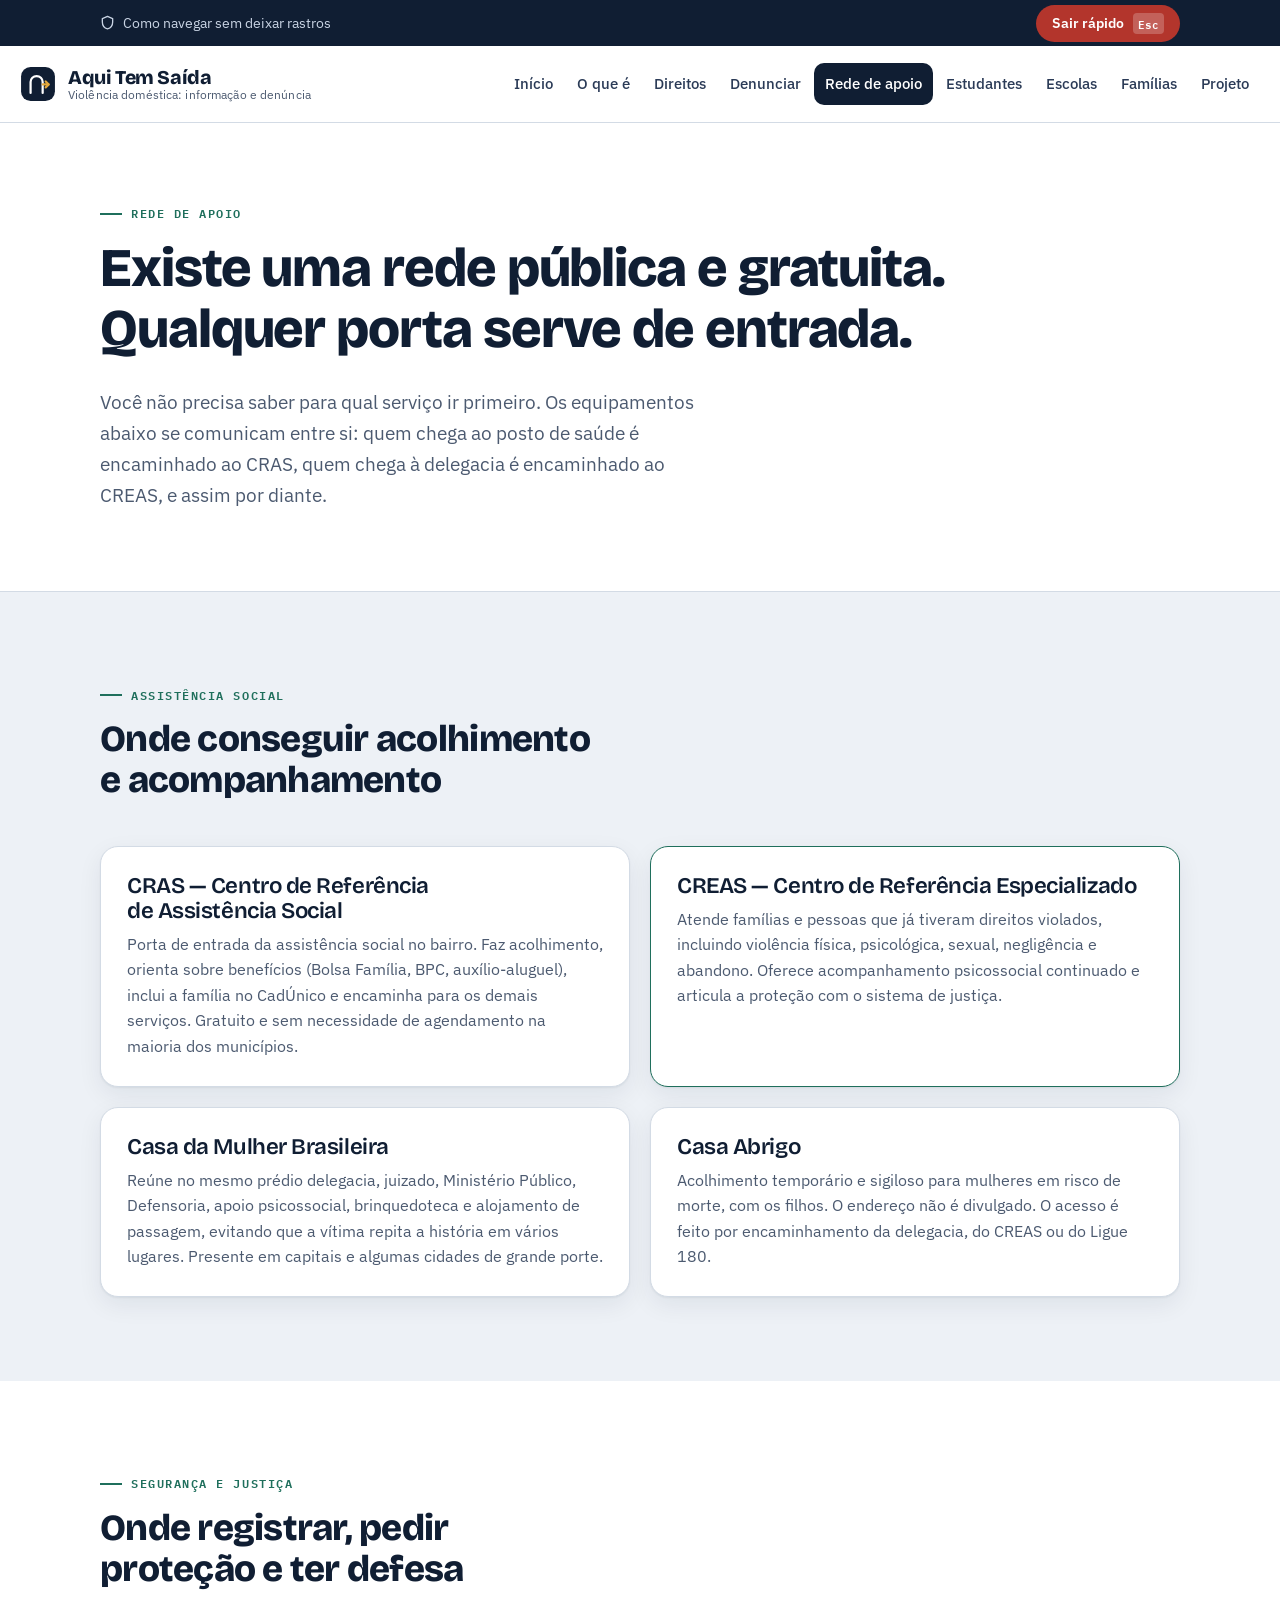
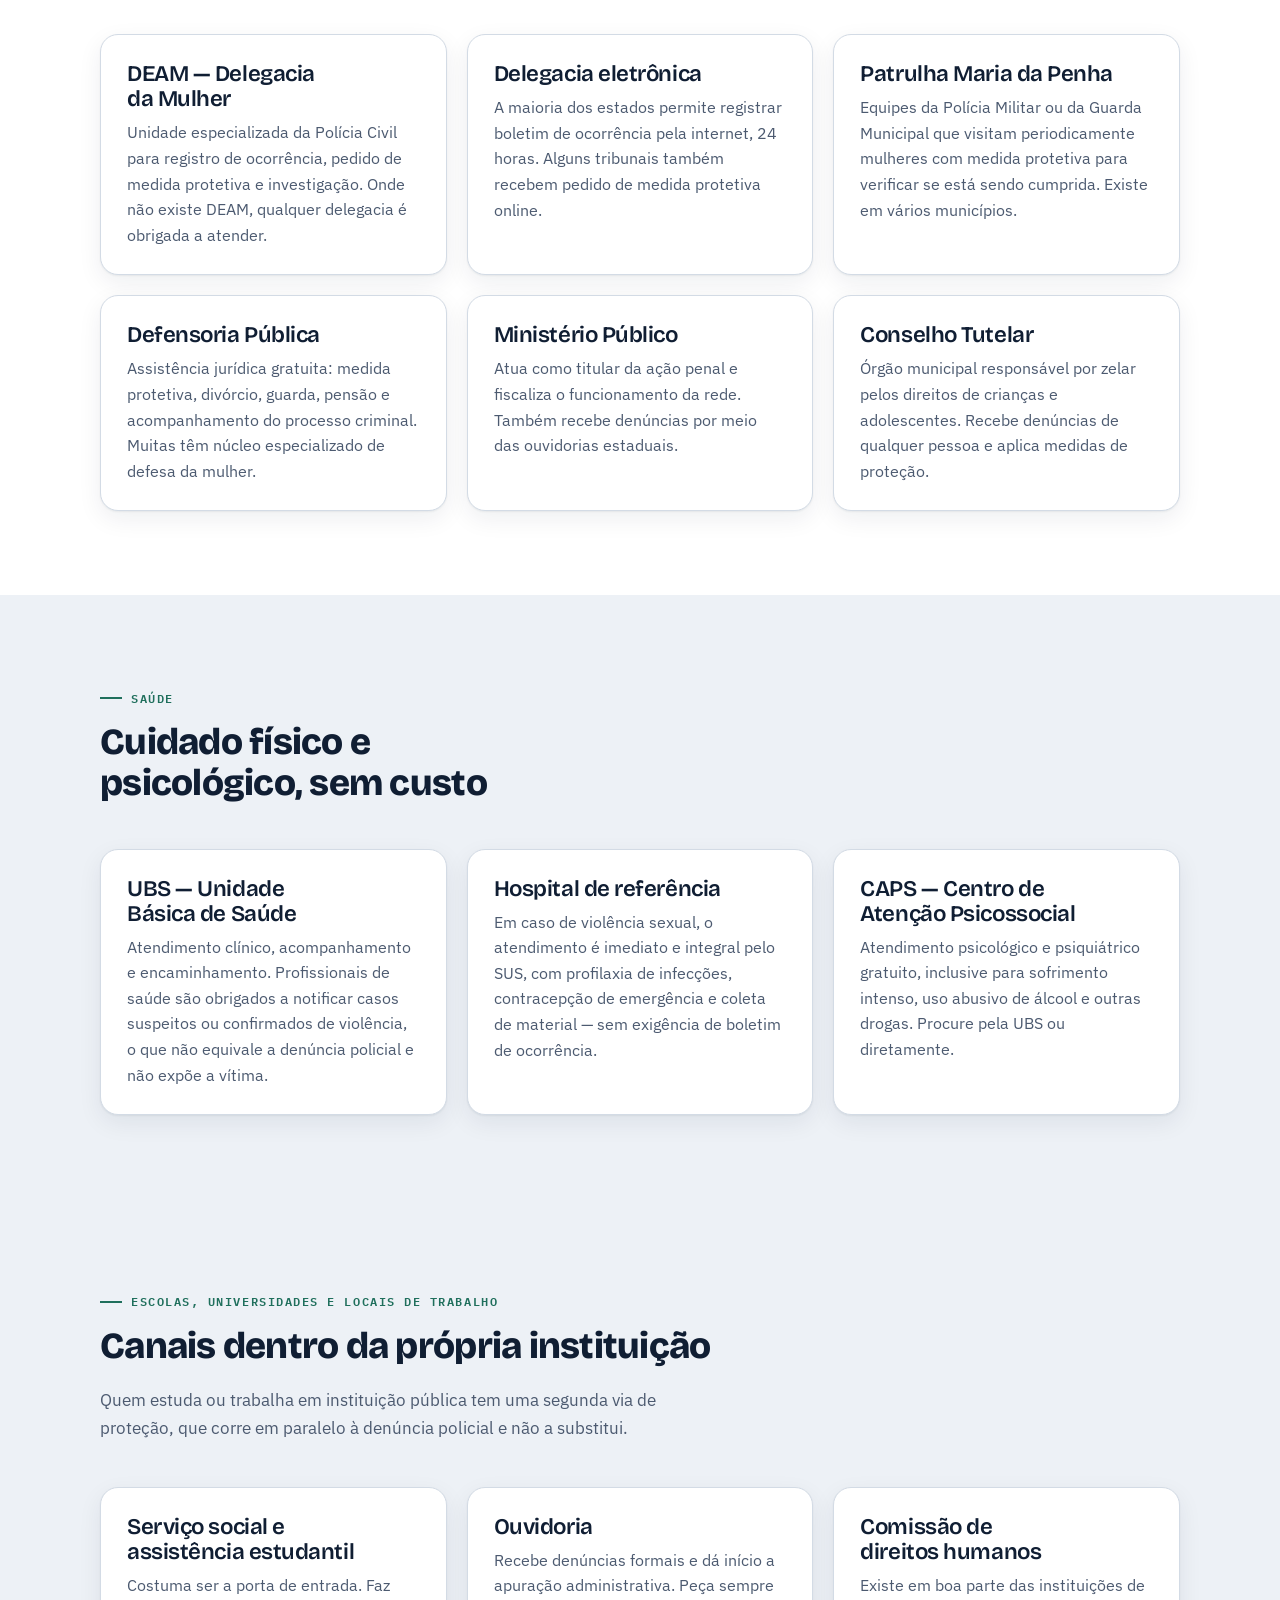
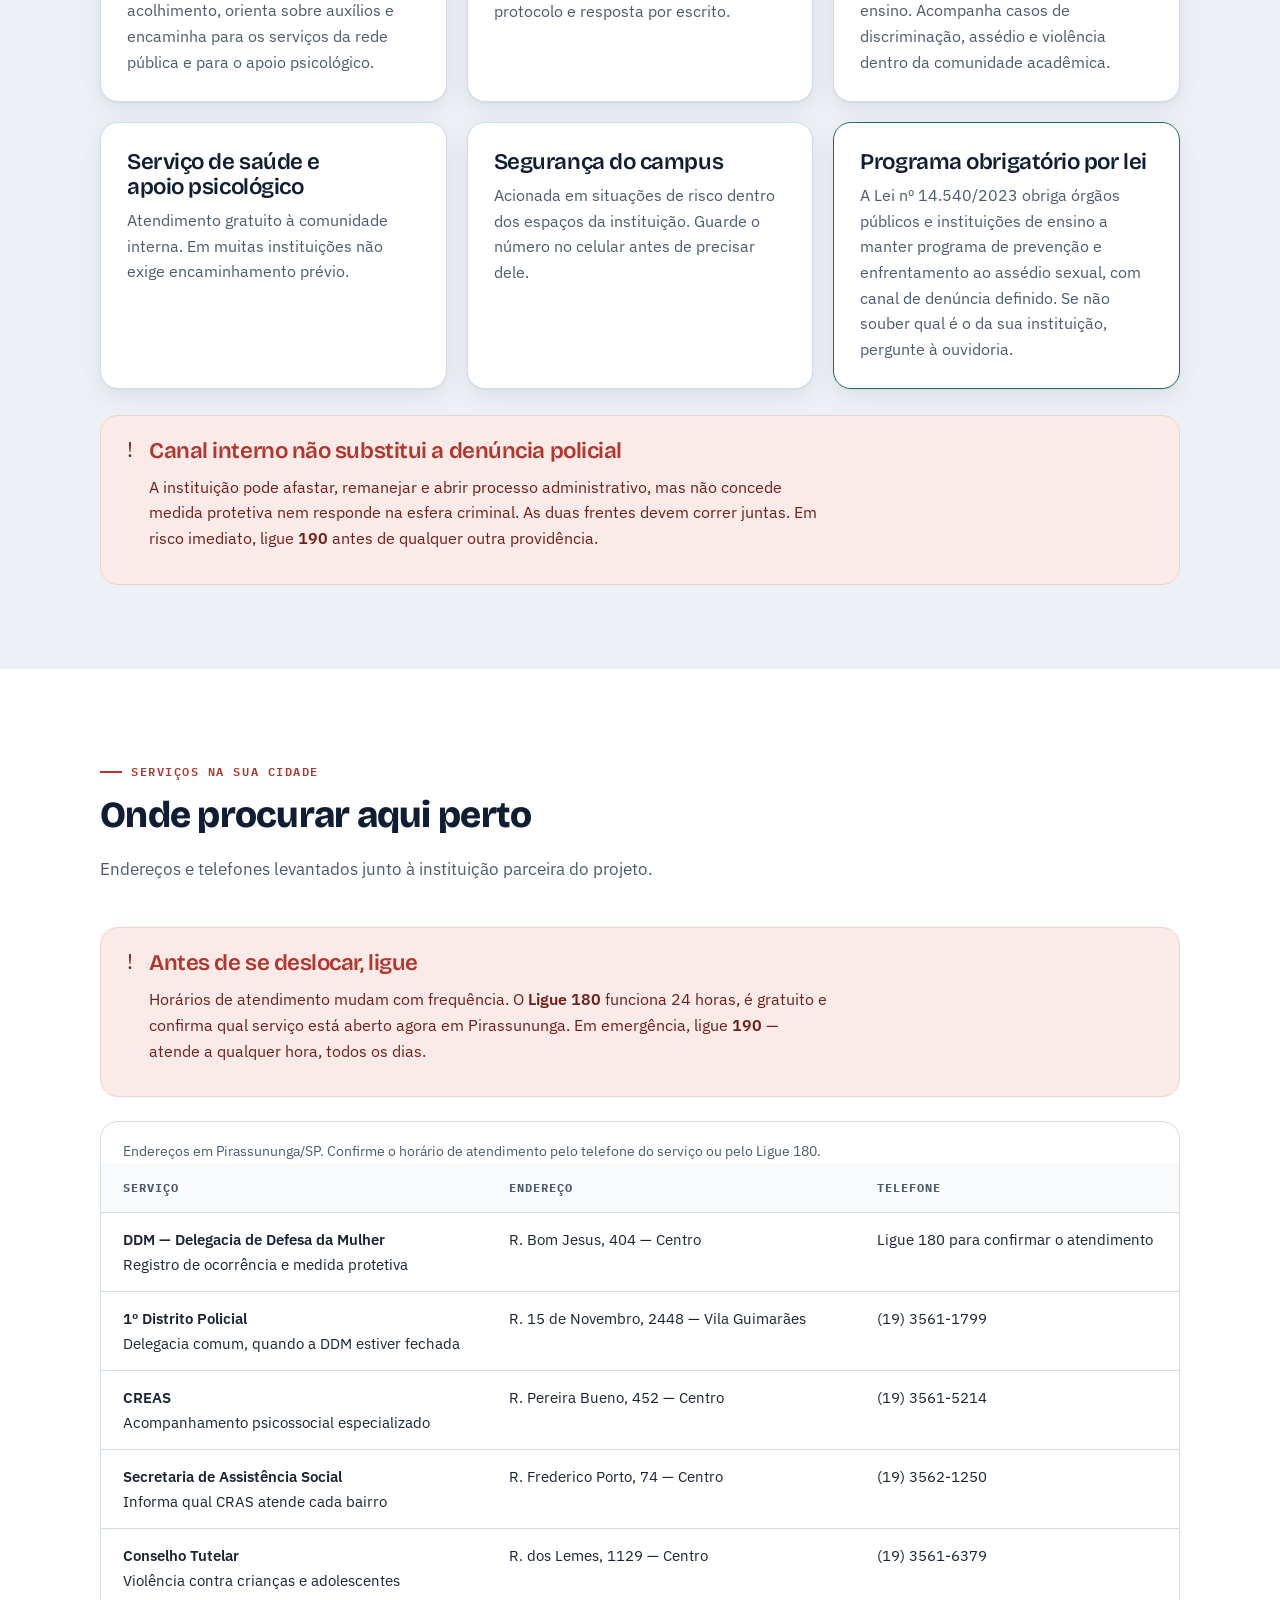
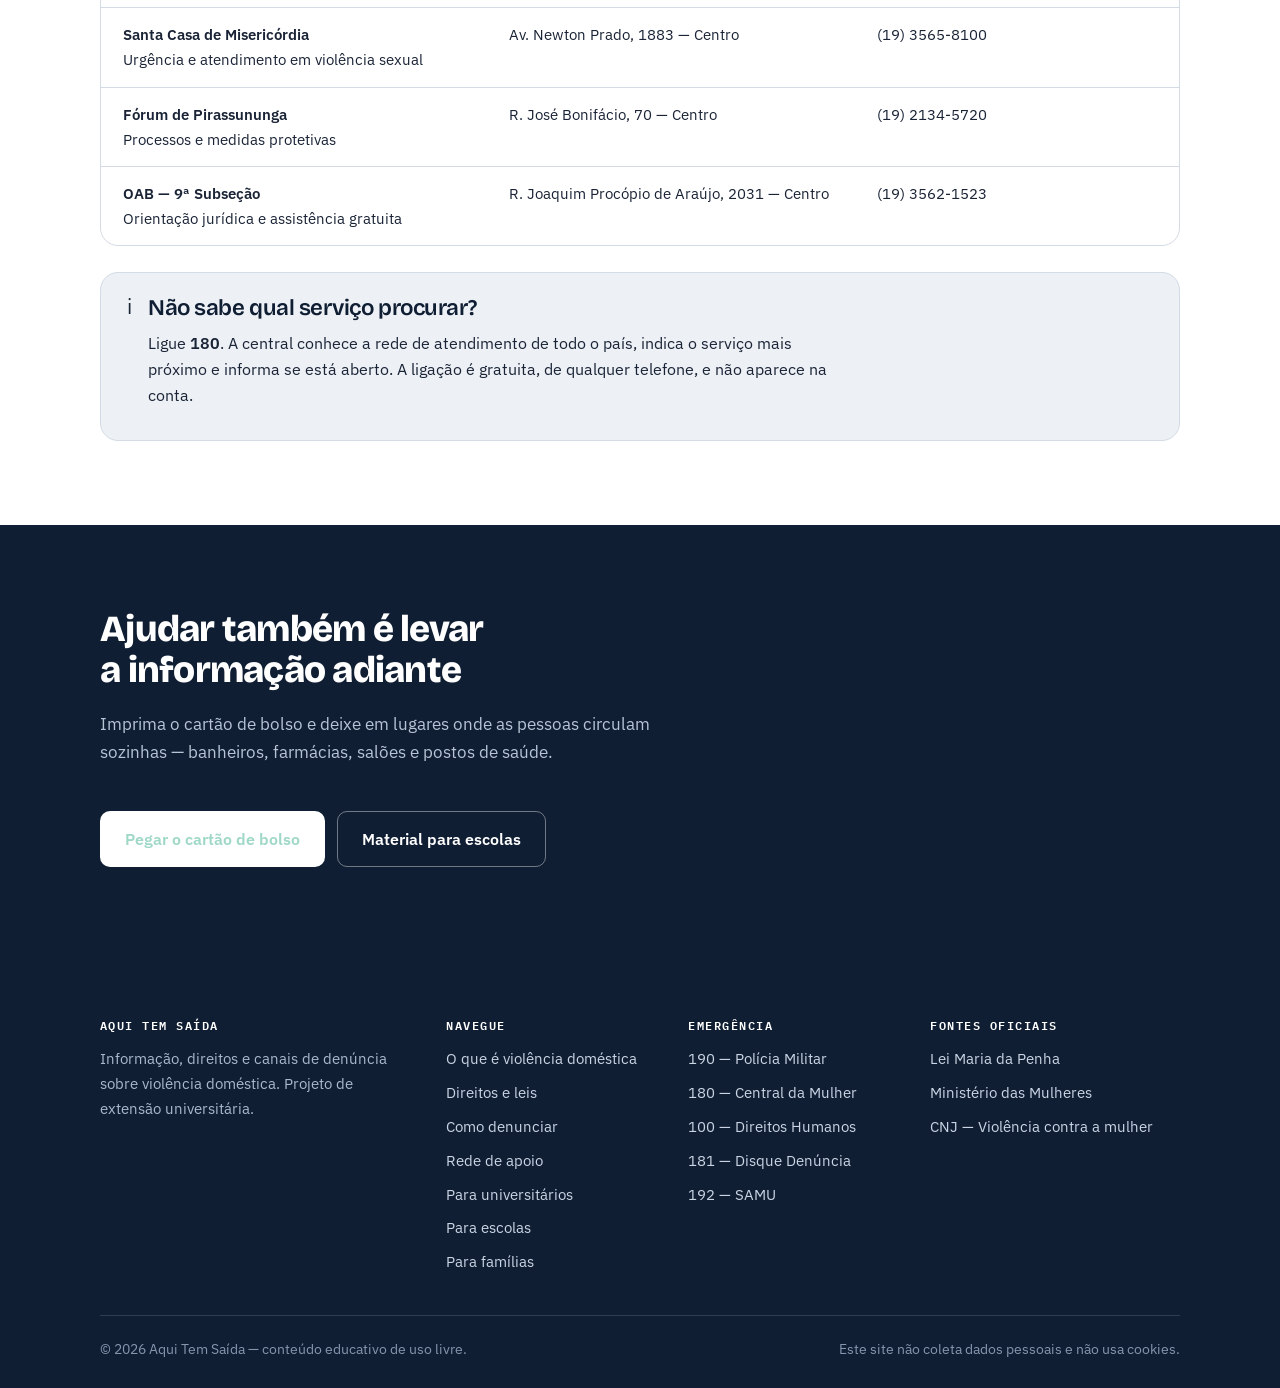
<file: rede-de-apoio.html>
<!DOCTYPE html>
<html lang="pt-BR">
<head>
<meta charset="UTF-8">
<meta name="viewport" content="width=device-width, initial-scale=1">
<title>Rede de apoio — Aqui Tem Saída</title>
<meta name="description" content="CRAS, CREAS, DEAM, Casa da Mulher Brasileira, CAPS, Defensoria Pública e Conselho Tutelar: como funciona a rede de proteção e onde procurar ajuda.">
<meta name="theme-color" content="#101E33">
<link rel="preconnect" href="https://fonts.googleapis.com">
<link rel="preconnect" href="https://fonts.gstatic.com" crossorigin>
<link href="https://fonts.googleapis.com/css2?family=Bricolage+Grotesque:opsz,wght@12..96,600;12..96,700;12..96,800&family=IBM+Plex+Mono:wght@400;600&family=IBM+Plex+Sans:wght@400;500;600;700&display=swap" rel="stylesheet">
<link rel="stylesheet" href="assets/css/estilo.css">
</head>
<body>

<a class="pular" href="#conteudo">Pular para o conteúdo</a>

<div class="barra-seguranca">
  <div class="envoltorio barra-seguranca__interno">
    <a class="barra-seguranca__dica" href="denunciar.html#navegacao-segura">
      <svg width="15" height="15" viewBox="0 0 16 16" fill="none" aria-hidden="true"><path d="M8 1.5 2.5 3.8v3.6c0 3.4 2.3 6.5 5.5 7.3 3.2-.8 5.5-3.9 5.5-7.3V3.8L8 1.5Z" stroke="currentColor" stroke-width="1.4" stroke-linejoin="round"/></svg>
      Como navegar sem deixar rastros
    </a>
    <button class="saida-rapida" type="button" data-saida-rapida>Sair rápido <span class="saida-rapida__atalho">Esc</span></button>
  </div>
</div>

<header class="cabecalho">
  <div class="envoltorio cabecalho__interno">
    <a class="marca" href="index.html">
      <svg class="marca__simbolo" width="36" height="36" viewBox="0 0 34 34" fill="none" aria-hidden="true">
        <rect x="1" y="1" width="32" height="32" rx="9" fill="#101E33"/>
        <path d="M10 25.5V15.2A5.7 5.7 0 0 1 15.7 9.5 5.7 5.7 0 0 1 21.4 15.2v10.3" stroke="#fff" stroke-width="2.1" stroke-linecap="round"/>
        <path d="M21.5 17.4h5.4" stroke="#E4A93C" stroke-width="2.1" stroke-linecap="round"/>
        <path d="m24.3 14.6 2.8 2.8-2.8 2.8" stroke="#E4A93C" stroke-width="2.1" stroke-linecap="round" stroke-linejoin="round"/>
      </svg>
      <span class="marca__texto"><span>Aqui Tem Saída</span><small>Violência doméstica: informação e denúncia</small></span>
    </a>
    <button class="menu-botao" type="button" data-menu-botao aria-expanded="false" aria-controls="navegacao">
      <svg width="17" height="17" viewBox="0 0 18 18" fill="none" aria-hidden="true"><path d="M2 4.5h14M2 9h14M2 13.5h14" stroke="currentColor" stroke-width="1.8" stroke-linecap="round"/></svg> Menu
    </button>
    <nav class="navegacao" id="navegacao" data-navegacao aria-label="Navegação principal">
      <ul>
        <li><a href="index.html">Início</a></li>
        <li><a href="o-que-e.html">O que é</a></li>
        <li><a href="direitos.html">Direitos</a></li>
        <li><a href="denunciar.html">Denunciar</a></li>
        <li><a href="rede-de-apoio.html" aria-current="page">Rede de apoio</a></li>
        <li><a href="universidade.html">Estudantes</a></li>
        <li><a href="escolas.html">Escolas</a></li>
        <li><a href="familias.html">Famílias</a></li>
        <li><a href="sobre.html">Projeto</a></li>
      </ul>
    </nav>
  </div>
</header>

<main id="conteudo">

  <section class="heroi">
    <div class="envoltorio">
      <span class="rotulo">Rede de apoio</span>
      <h1>Existe uma rede pública e gratuita. Qualquer porta serve de entrada.</h1>
      <p class="heroi__linha">
        Você não precisa saber para qual serviço ir primeiro. Os equipamentos abaixo se comunicam entre si:
        quem chega ao posto de saúde é encaminhado ao CRAS, quem chega à delegacia é encaminhado ao CREAS,
        e assim por diante.
      </p>
    </div>
  </section>

  <section class="secao">
    <div class="envoltorio">
      <div class="cabecalho-secao revelar">
        <span class="rotulo">Assistência social</span>
        <h2>Onde conseguir acolhimento e acompanhamento</h2>
      </div>

      <div class="grade grade--2 revelar">
        <article class="cartao">
          <h3>CRAS — Centro de Referência de Assistência Social</h3>
          <p>Porta de entrada da assistência social no bairro. Faz acolhimento, orienta sobre benefícios (Bolsa Família, BPC, auxílio-aluguel), inclui a família no CadÚnico e encaminha para os demais serviços. Gratuito e sem necessidade de agendamento na maioria dos municípios.</p>
        </article>
        <article class="cartao cartao--destaque">
          <h3>CREAS — Centro de Referência Especializado</h3>
          <p>Atende famílias e pessoas que já tiveram direitos violados, incluindo violência física, psicológica, sexual, negligência e abandono. Oferece acompanhamento psicossocial continuado e articula a proteção com o sistema de justiça.</p>
        </article>
        <article class="cartao">
          <h3>Casa da Mulher Brasileira</h3>
          <p>Reúne no mesmo prédio delegacia, juizado, Ministério Público, Defensoria, apoio psicossocial, brinquedoteca e alojamento de passagem, evitando que a vítima repita a história em vários lugares. Presente em capitais e algumas cidades de grande porte.</p>
        </article>
        <article class="cartao">
          <h3>Casa Abrigo</h3>
          <p>Acolhimento temporário e sigiloso para mulheres em risco de morte, com os filhos. O endereço não é divulgado. O acesso é feito por encaminhamento da delegacia, do CREAS ou do Ligue 180.</p>
        </article>
      </div>
    </div>
  </section>

  <section class="secao secao--branca">
    <div class="envoltorio">
      <div class="cabecalho-secao revelar">
        <span class="rotulo">Segurança e justiça</span>
        <h2>Onde registrar, pedir proteção e ter defesa</h2>
      </div>

      <div class="grade grade--3 revelar">
        <article class="cartao">
          <h3>DEAM — Delegacia da Mulher</h3>
          <p>Unidade especializada da Polícia Civil para registro de ocorrência, pedido de medida protetiva e investigação. Onde não existe DEAM, qualquer delegacia é obrigada a atender.</p>
        </article>
        <article class="cartao">
          <h3>Delegacia eletrônica</h3>
          <p>A maioria dos estados permite registrar boletim de ocorrência pela internet, 24 horas. Alguns tribunais também recebem pedido de medida protetiva online.</p>
        </article>
        <article class="cartao">
          <h3>Patrulha Maria da Penha</h3>
          <p>Equipes da Polícia Militar ou da Guarda Municipal que visitam periodicamente mulheres com medida protetiva para verificar se está sendo cumprida. Existe em vários municípios.</p>
        </article>
        <article class="cartao">
          <h3>Defensoria Pública</h3>
          <p>Assistência jurídica gratuita: medida protetiva, divórcio, guarda, pensão e acompanhamento do processo criminal. Muitas têm núcleo especializado de defesa da mulher.</p>
        </article>
        <article class="cartao">
          <h3>Ministério Público</h3>
          <p>Atua como titular da ação penal e fiscaliza o funcionamento da rede. Também recebe denúncias por meio das ouvidorias estaduais.</p>
        </article>
        <article class="cartao">
          <h3>Conselho Tutelar</h3>
          <p>Órgão municipal responsável por zelar pelos direitos de crianças e adolescentes. Recebe denúncias de qualquer pessoa e aplica medidas de proteção.</p>
        </article>
      </div>
    </div>
  </section>

  <section class="secao">
    <div class="envoltorio">
      <div class="cabecalho-secao revelar">
        <span class="rotulo">Saúde</span>
        <h2>Cuidado físico e psicológico, sem custo</h2>
      </div>

      <div class="grade grade--3 revelar">
        <article class="cartao">
          <h3>UBS — Unidade Básica de Saúde</h3>
          <p>Atendimento clínico, acompanhamento e encaminhamento. Profissionais de saúde são obrigados a notificar casos suspeitos ou confirmados de violência, o que não equivale a denúncia policial e não expõe a vítima.</p>
        </article>
        <article class="cartao">
          <h3>Hospital de referência</h3>
          <p>Em caso de violência sexual, o atendimento é imediato e integral pelo SUS, com profilaxia de infecções, contracepção de emergência e coleta de material — sem exigência de boletim de ocorrência.</p>
        </article>
        <article class="cartao">
          <h3>CAPS — Centro de Atenção Psicossocial</h3>
          <p>Atendimento psicológico e psiquiátrico gratuito, inclusive para sofrimento intenso, uso abusivo de álcool e outras drogas. Procure pela UBS ou diretamente.</p>
        </article>
      </div>
    </div>
  </section>

  <section class="secao">
    <div class="envoltorio">
      <div class="cabecalho-secao revelar">
        <span class="rotulo">Escolas, universidades e locais de trabalho</span>
        <h2>Canais dentro da própria instituição</h2>
        <p>
          Quem estuda ou trabalha em instituição pública tem uma segunda via de proteção, que corre
          em paralelo à denúncia policial e não a substitui.
        </p>
      </div>

      <div class="grade grade--3 revelar">
        <article class="cartao">
          <h3>Serviço social e assistência estudantil</h3>
          <p>Costuma ser a porta de entrada. Faz acolhimento, orienta sobre auxílios e encaminha para os serviços da rede pública e para o apoio psicológico.</p>
        </article>
        <article class="cartao">
          <h3>Ouvidoria</h3>
          <p>Recebe denúncias formais e dá início a apuração administrativa. Peça sempre protocolo e resposta por escrito.</p>
        </article>
        <article class="cartao">
          <h3>Comissão de direitos humanos</h3>
          <p>Existe em boa parte das instituições de ensino. Acompanha casos de discriminação, assédio e violência dentro da comunidade acadêmica.</p>
        </article>
        <article class="cartao">
          <h3>Serviço de saúde e apoio psicológico</h3>
          <p>Atendimento gratuito à comunidade interna. Em muitas instituições não exige encaminhamento prévio.</p>
        </article>
        <article class="cartao">
          <h3>Segurança do campus</h3>
          <p>Acionada em situações de risco dentro dos espaços da instituição. Guarde o número no celular antes de precisar dele.</p>
        </article>
        <article class="cartao cartao--destaque">
          <h3>Programa obrigatório por lei</h3>
          <p>A Lei nº 14.540/2023 obriga órgãos públicos e instituições de ensino a manter programa de prevenção e enfrentamento ao assédio sexual, com canal de denúncia definido. Se não souber qual é o da sua instituição, pergunte à ouvidoria.</p>
        </article>
      </div>

      <div class="aviso aviso--atencao revelar" style="margin-top:26px">
        <span class="aviso__icone" aria-hidden="true">!</span>
        <div>
          <h3>Canal interno não substitui a denúncia policial</h3>
          <p>A instituição pode afastar, remanejar e abrir processo administrativo, mas não concede medida protetiva nem responde na esfera criminal. As duas frentes devem correr juntas. Em risco imediato, ligue <strong>190</strong> antes de qualquer outra providência.</p>
        </div>
      </div>
    </div>
  </section>

  <!-- SERVIÇOS LOCAIS -->
  <section class="secao secao--branca" id="servicos-locais">
    <div class="envoltorio">
      <div class="cabecalho-secao revelar">
        <span class="rotulo rotulo--alerta">Serviços na sua cidade</span>
        <h2>Onde procurar aqui perto</h2>
        <p>Endereços e telefones levantados junto à instituição parceira do projeto.</p>
      </div>

      <div class="aviso aviso--atencao revelar" style="margin-bottom:24px">
        <span class="aviso__icone" aria-hidden="true">!</span>
        <div>
          <h3>Antes de se deslocar, ligue</h3>
          <p>Horários de atendimento mudam com frequência. O <strong>Ligue 180</strong> funciona 24 horas, é gratuito e confirma qual serviço está aberto agora em Pirassununga. Em emergência, ligue <strong>190</strong> — atende a qualquer hora, todos os dias.</p>
        </div>
      </div>

      <div class="tabela-envoltorio revelar">
        <table>
          <caption>Endereços em Pirassununga/SP. Confirme o horário de atendimento pelo telefone do serviço ou pelo Ligue 180.</caption>
          <thead>
            <tr><th scope="col">Serviço</th><th scope="col">Endereço</th><th scope="col">Telefone</th></tr>
          </thead>
          <tbody>
            <tr>
              <td><strong>DDM — Delegacia de Defesa da Mulher</strong><br>Registro de ocorrência e medida protetiva</td>
              <td>R. Bom Jesus, 404 — Centro</td>
              <td>Ligue 180 para confirmar o atendimento</td>
            </tr>
            <tr>
              <td><strong>1º Distrito Policial</strong><br>Delegacia comum, quando a DDM estiver fechada</td>
              <td>R. 15 de Novembro, 2448 — Vila Guimarães</td>
              <td>(19) 3561-1799</td>
            </tr>
            <tr>
              <td><strong>CREAS</strong><br>Acompanhamento psicossocial especializado</td>
              <td>R. Pereira Bueno, 452 — Centro</td>
              <td>(19) 3561-5214</td>
            </tr>
            <tr>
              <td><strong>Secretaria de Assistência Social</strong><br>Informa qual CRAS atende cada bairro</td>
              <td>R. Frederico Porto, 74 — Centro</td>
              <td>(19) 3562-1250</td>
            </tr>
            <tr>
              <td><strong>Conselho Tutelar</strong><br>Violência contra crianças e adolescentes</td>
              <td>R. dos Lemes, 1129 — Centro</td>
              <td>(19) 3561-6379</td>
            </tr>
            <tr>
              <td><strong>Santa Casa de Misericórdia</strong><br>Urgência e atendimento em violência sexual</td>
              <td>Av. Newton Prado, 1883 — Centro</td>
              <td>(19) 3565-8100</td>
            </tr>
            <tr>
              <td><strong>Fórum de Pirassununga</strong><br>Processos e medidas protetivas</td>
              <td>R. José Bonifácio, 70 — Centro</td>
              <td>(19) 2134-5720</td>
            </tr>
            <tr>
              <td><strong>OAB — 9ª Subseção</strong><br>Orientação jurídica e assistência gratuita</td>
              <td>R. Joaquim Procópio de Araújo, 2031 — Centro</td>
              <td>(19) 3562-1523</td>
            </tr>
          </tbody>
        </table>
      </div>

      <div class="aviso aviso--neutro revelar" style="margin-top:26px">
        <span class="aviso__icone" aria-hidden="true">i</span>
        <div>
          <h3>Não sabe qual serviço procurar?</h3>
          <p>Ligue <strong>180</strong>. A central conhece a rede de atendimento de todo o país, indica o serviço mais próximo e informa se está aberto. A ligação é gratuita, de qualquer telefone, e não aparece na conta.</p>
        </div>
      </div>
    </div>
  </section>

  <section class="secao secao--noite">
    <div class="envoltorio">
      <div class="cabecalho-secao revelar">
        <h2>Ajudar também é levar a informação adiante</h2>
        <p>Imprima o cartão de bolso e deixe em lugares onde as pessoas circulam sozinhas — banheiros, farmácias, salões e postos de saúde.</p>
      </div>
      <div class="grupo-botoes revelar">
        <a class="botao botao--claro" href="denunciar.html#cartao">Pegar o cartão de bolso</a>
        <a class="botao botao--contorno" href="escolas.html" style="color:#fff;border-color:rgba(255,255,255,.4)">Material para escolas</a>
      </div>
    </div>
  </section>

</main>

<footer class="rodape">
  <div class="envoltorio">
    <div class="rodape__grade">
      <div>
        <h4>Aqui Tem Saída</h4>
        <p style="color:#A9B8CC">Informação, direitos e canais de denúncia sobre violência doméstica. Projeto de extensão universitária.</p>
      </div>
      <div>
        <h4>Navegue</h4>
        <ul>
          <li><a href="o-que-e.html">O que é violência doméstica</a></li>
          <li><a href="direitos.html">Direitos e leis</a></li>
          <li><a href="denunciar.html">Como denunciar</a></li>
          <li><a href="rede-de-apoio.html">Rede de apoio</a></li>
          <li><a href="universidade.html">Para universitários</a></li>
          <li><a href="escolas.html">Para escolas</a></li>
          <li><a href="familias.html">Para famílias</a></li>
        </ul>
      </div>
      <div>
        <h4>Emergência</h4>
        <ul>
          <li><a href="tel:190">190 — Polícia Militar</a></li>
          <li><a href="tel:180">180 — Central da Mulher</a></li>
          <li><a href="tel:100">100 — Direitos Humanos</a></li>
          <li><a href="tel:181">181 — Disque Denúncia</a></li>
          <li><a href="tel:192">192 — SAMU</a></li>
        </ul>
      </div>
      <div>
        <h4>Fontes oficiais</h4>
        <ul>
          <li><a href="https://www.planalto.gov.br/ccivil_03/_ato2004-2006/2006/lei/l11340.htm" rel="noopener">Lei Maria da Penha</a></li>
          <li><a href="https://www.gov.br/mulheres/pt-br" rel="noopener">Ministério das Mulheres</a></li>
          <li><a href="https://www.cnj.jus.br/programas-e-acoes/violencia-contra-a-mulher/" rel="noopener">CNJ — Violência contra a mulher</a></li>
        </ul>
      </div>
    </div>
    <div class="rodape__base">
      <span>© <span data-ano>2026</span> Aqui Tem Saída — conteúdo educativo de uso livre.</span>
      <span>Este site não coleta dados pessoais e não usa cookies.</span>
    </div>
  </div>
</footer>

<div class="emergencia-movel">
  <a class="urgente" href="tel:190"><strong>190</strong><span>Emergência</span></a>
  <a href="tel:180"><strong>180</strong><span>Central da Mulher</span></a>
</div>

<script src="assets/js/principal.js"></script>
</body>
</html>
</file>
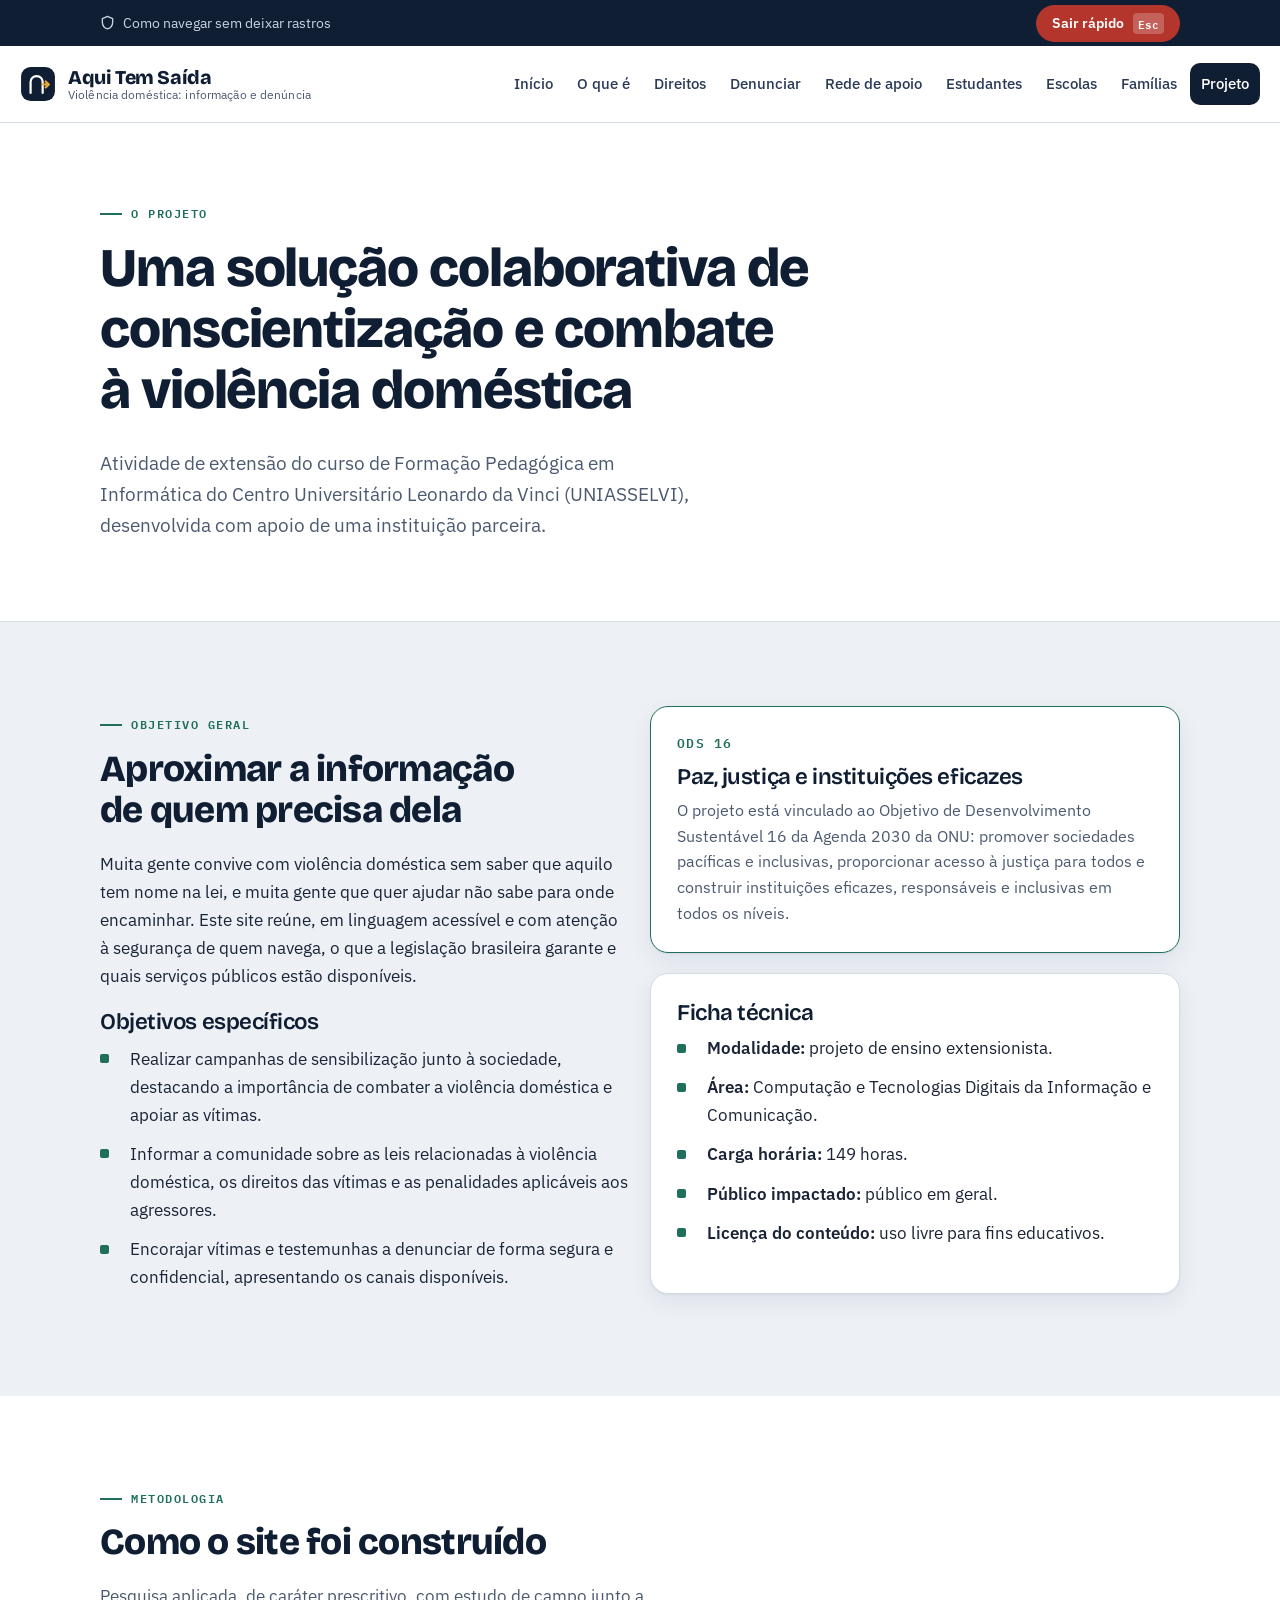
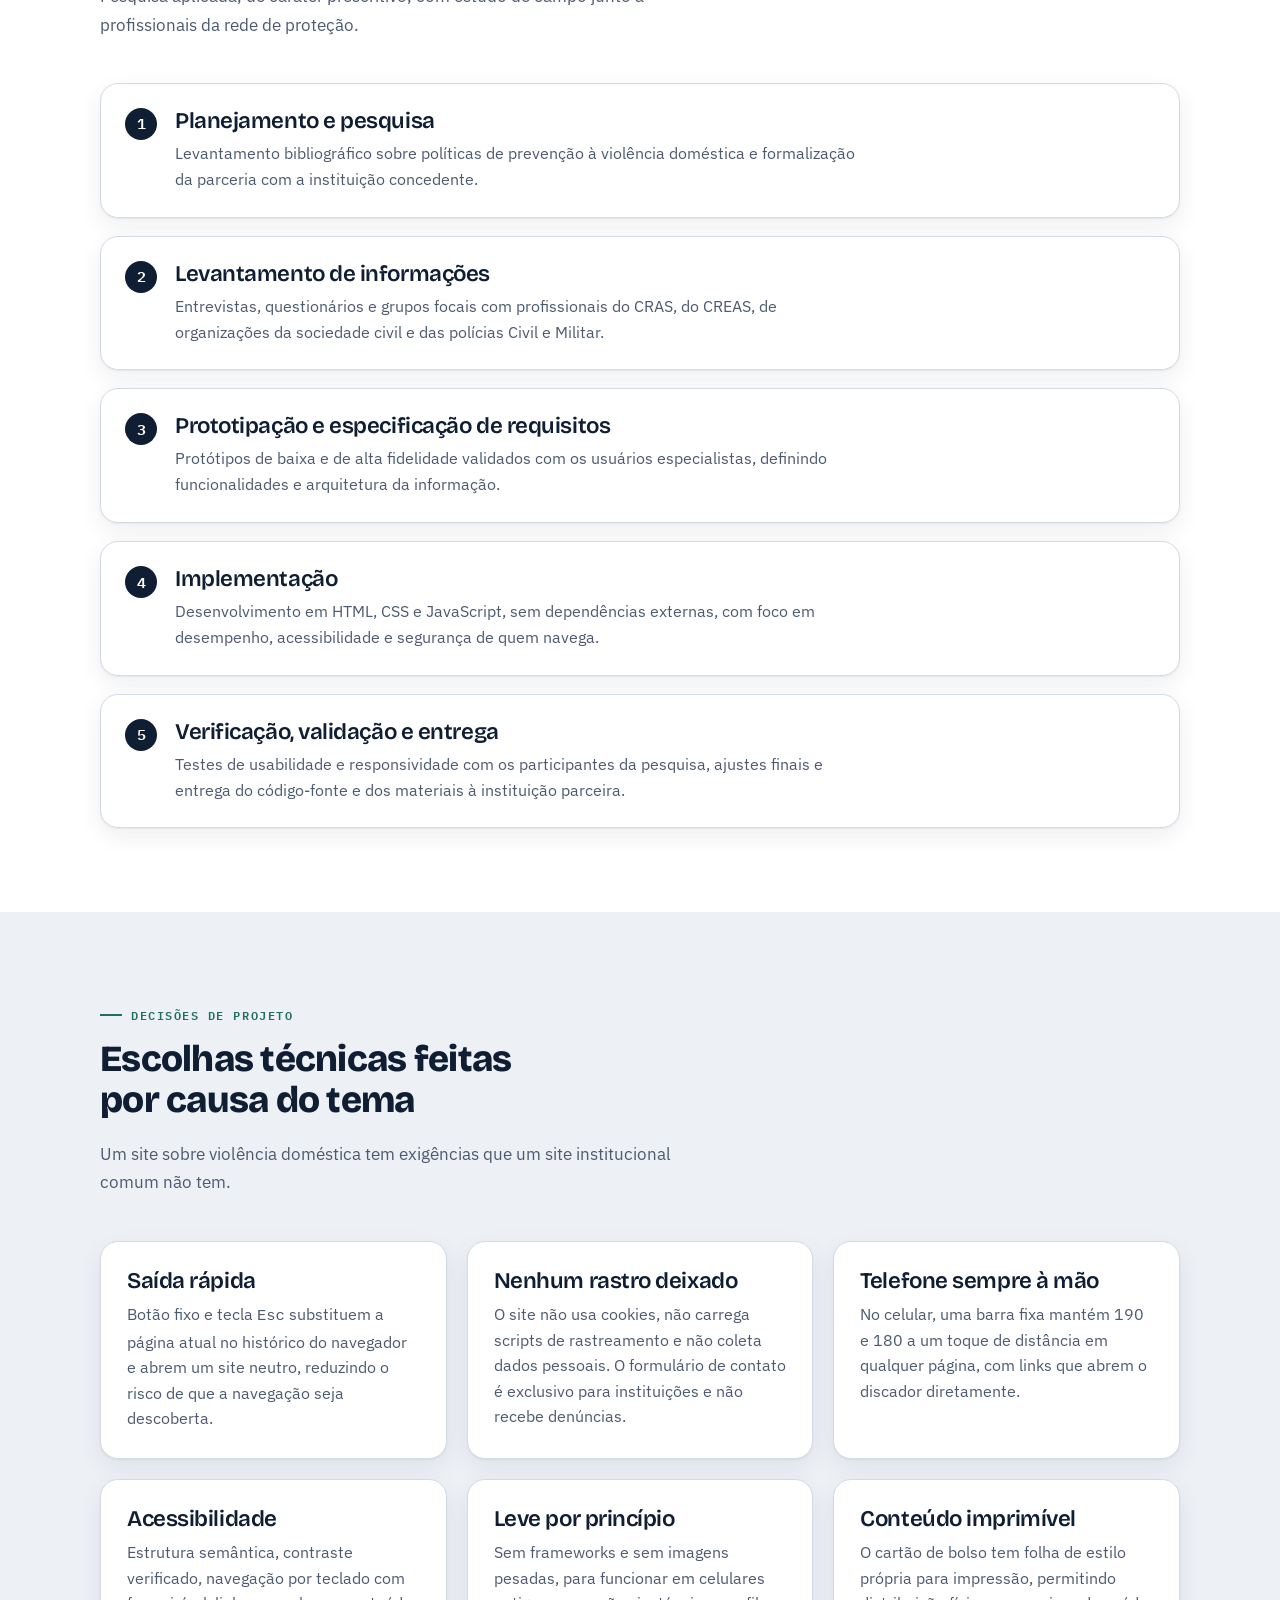
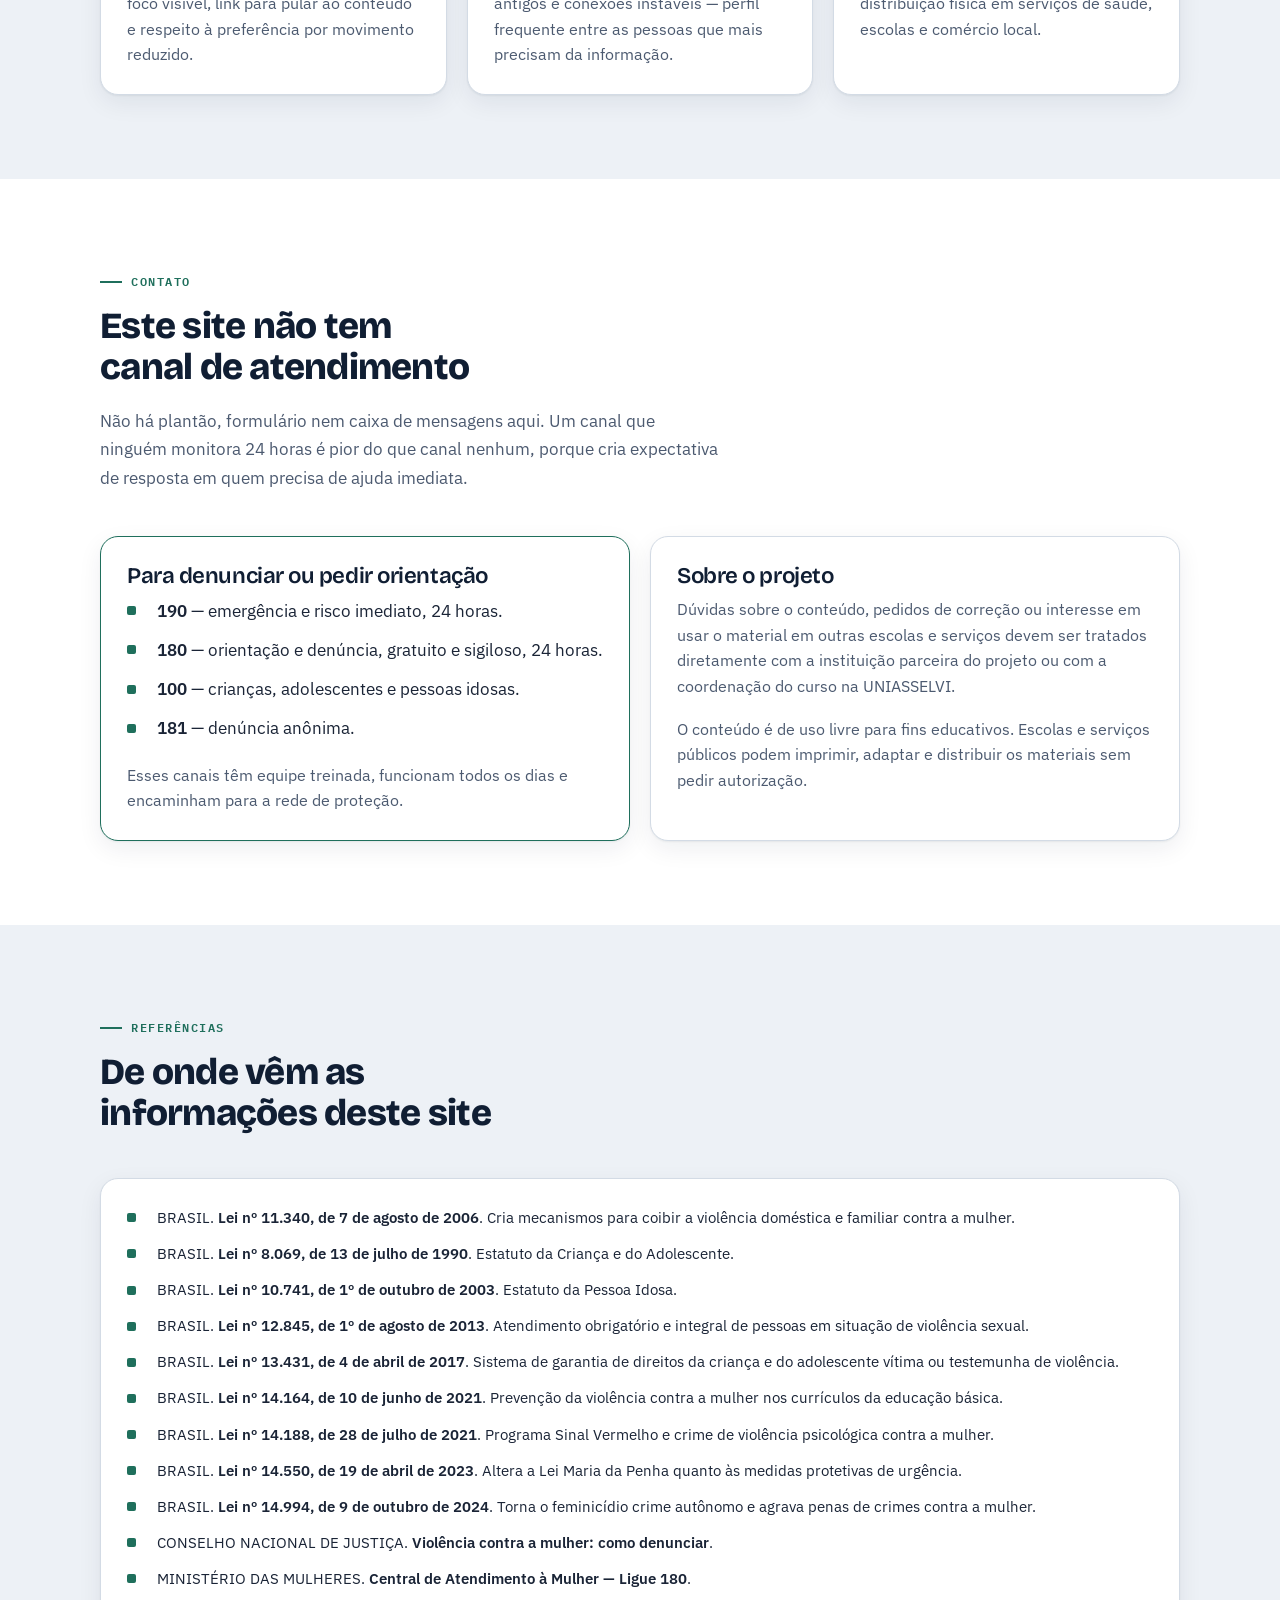
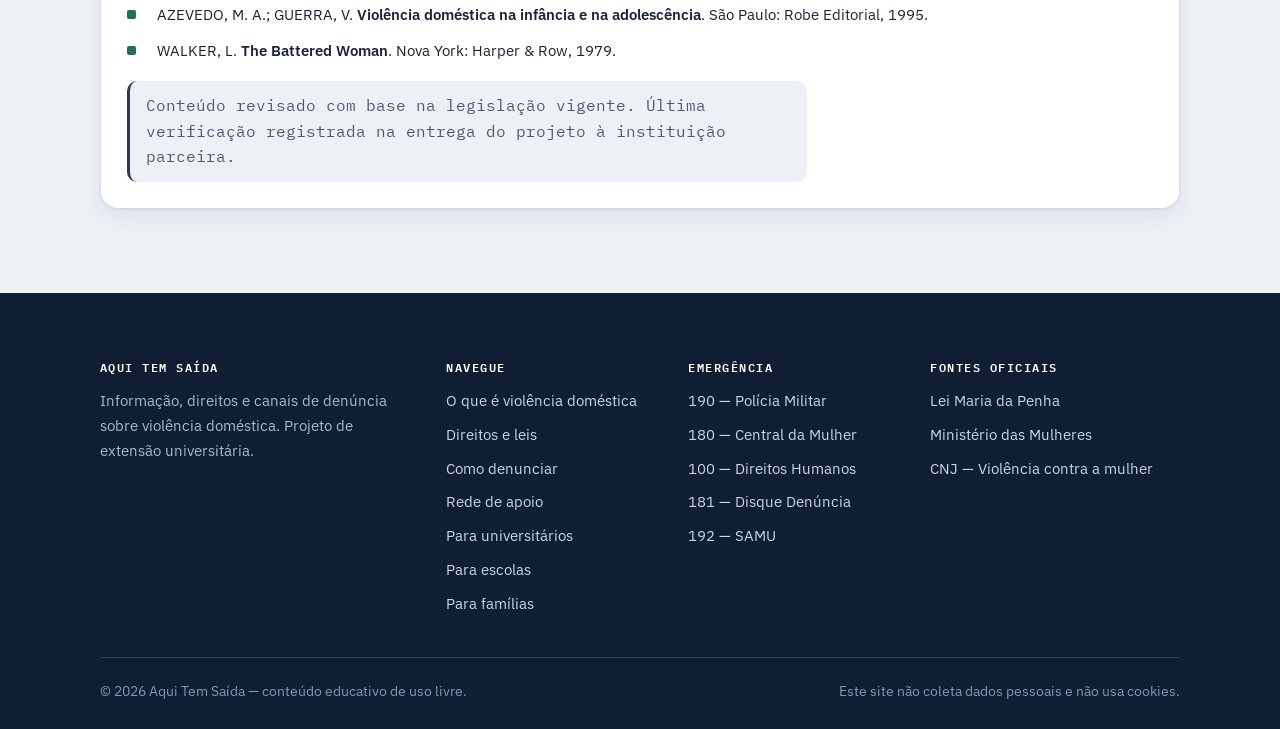
<file: sobre.html>
<!DOCTYPE html>
<html lang="pt-BR">
<head>
<meta charset="UTF-8">
<meta name="viewport" content="width=device-width, initial-scale=1">
<title>O projeto — Aqui Tem Saída</title>
<meta name="description" content="Projeto de extensão universitária sobre conscientização e combate à violência doméstica, vinculado ao ODS 16. Metodologia, referências e contato institucional.">
<meta name="theme-color" content="#101E33">
<link rel="preconnect" href="https://fonts.googleapis.com">
<link rel="preconnect" href="https://fonts.gstatic.com" crossorigin>
<link href="https://fonts.googleapis.com/css2?family=Bricolage+Grotesque:opsz,wght@12..96,600;12..96,700;12..96,800&family=IBM+Plex+Mono:wght@400;600&family=IBM+Plex+Sans:wght@400;500;600;700&display=swap" rel="stylesheet">
<link rel="stylesheet" href="assets/css/estilo.css">
</head>
<body>

<a class="pular" href="#conteudo">Pular para o conteúdo</a>

<div class="barra-seguranca">
  <div class="envoltorio barra-seguranca__interno">
    <a class="barra-seguranca__dica" href="denunciar.html#navegacao-segura">
      <svg width="15" height="15" viewBox="0 0 16 16" fill="none" aria-hidden="true"><path d="M8 1.5 2.5 3.8v3.6c0 3.4 2.3 6.5 5.5 7.3 3.2-.8 5.5-3.9 5.5-7.3V3.8L8 1.5Z" stroke="currentColor" stroke-width="1.4" stroke-linejoin="round"/></svg>
      Como navegar sem deixar rastros
    </a>
    <button class="saida-rapida" type="button" data-saida-rapida>Sair rápido <span class="saida-rapida__atalho">Esc</span></button>
  </div>
</div>

<header class="cabecalho">
  <div class="envoltorio cabecalho__interno">
    <a class="marca" href="index.html">
      <svg class="marca__simbolo" width="36" height="36" viewBox="0 0 34 34" fill="none" aria-hidden="true">
        <rect x="1" y="1" width="32" height="32" rx="9" fill="#101E33"/>
        <path d="M10 25.5V15.2A5.7 5.7 0 0 1 15.7 9.5 5.7 5.7 0 0 1 21.4 15.2v10.3" stroke="#fff" stroke-width="2.1" stroke-linecap="round"/>
        <path d="M21.5 17.4h5.4" stroke="#E4A93C" stroke-width="2.1" stroke-linecap="round"/>
        <path d="m24.3 14.6 2.8 2.8-2.8 2.8" stroke="#E4A93C" stroke-width="2.1" stroke-linecap="round" stroke-linejoin="round"/>
      </svg>
      <span class="marca__texto"><span>Aqui Tem Saída</span><small>Violência doméstica: informação e denúncia</small></span>
    </a>
    <button class="menu-botao" type="button" data-menu-botao aria-expanded="false" aria-controls="navegacao">
      <svg width="17" height="17" viewBox="0 0 18 18" fill="none" aria-hidden="true"><path d="M2 4.5h14M2 9h14M2 13.5h14" stroke="currentColor" stroke-width="1.8" stroke-linecap="round"/></svg> Menu
    </button>
    <nav class="navegacao" id="navegacao" data-navegacao aria-label="Navegação principal">
      <ul>
        <li><a href="index.html">Início</a></li>
        <li><a href="o-que-e.html">O que é</a></li>
        <li><a href="direitos.html">Direitos</a></li>
        <li><a href="denunciar.html">Denunciar</a></li>
        <li><a href="rede-de-apoio.html">Rede de apoio</a></li>
        <li><a href="universidade.html">Estudantes</a></li>
        <li><a href="escolas.html">Escolas</a></li>
        <li><a href="familias.html">Famílias</a></li>
        <li><a href="sobre.html" aria-current="page">Projeto</a></li>
      </ul>
    </nav>
  </div>
</header>

<main id="conteudo">

  <section class="heroi">
    <div class="envoltorio">
      <span class="rotulo">O projeto</span>
      <h1>Uma solução colaborativa de conscientização e combate à violência doméstica</h1>
      <p class="heroi__linha">
        Atividade de extensão do curso de Formação Pedagógica em Informática do Centro Universitário
        Leonardo da Vinci (UNIASSELVI), desenvolvida com apoio de uma instituição parceira.
      </p>
    </div>
  </section>

  <section class="secao">
    <div class="envoltorio">
      <div class="grade grade--2">
        <div class="revelar">
          <span class="rotulo">Objetivo geral</span>
          <h2>Aproximar a informação de quem precisa dela</h2>
          <p>
            Muita gente convive com violência doméstica sem saber que aquilo tem nome na lei, e muita
            gente que quer ajudar não sabe para onde encaminhar. Este site reúne, em linguagem acessível
            e com atenção à segurança de quem navega, o que a legislação brasileira garante e quais
            serviços públicos estão disponíveis.
          </p>
          <h3>Objetivos específicos</h3>
          <ul class="lista-marcada">
            <li>Realizar campanhas de sensibilização junto à sociedade, destacando a importância de combater a violência doméstica e apoiar as vítimas.</li>
            <li>Informar a comunidade sobre as leis relacionadas à violência doméstica, os direitos das vítimas e as penalidades aplicáveis aos agressores.</li>
            <li>Encorajar vítimas e testemunhas a denunciar de forma segura e confidencial, apresentando os canais disponíveis.</li>
          </ul>
        </div>

        <div class="revelar">
          <div class="cartao cartao--destaque">
            <span class="cartao__numero">ODS 16</span>
            <h3>Paz, justiça e instituições eficazes</h3>
            <p>
              O projeto está vinculado ao Objetivo de Desenvolvimento Sustentável 16 da Agenda 2030 da
              ONU: promover sociedades pacíficas e inclusivas, proporcionar acesso à justiça para todos
              e construir instituições eficazes, responsáveis e inclusivas em todos os níveis.
            </p>
          </div>
          <div class="cartao" style="margin-top:20px">
            <h3>Ficha técnica</h3>
            <ul class="lista-marcada">
              <li><strong>Modalidade:</strong> projeto de ensino extensionista.</li>
              <li><strong>Área:</strong> Computação e Tecnologias Digitais da Informação e Comunicação.</li>
              <li><strong>Carga horária:</strong> 149 horas.</li>
              <li><strong>Público impactado:</strong> público em geral.</li>
              <li><strong>Licença do conteúdo:</strong> uso livre para fins educativos.</li>
            </ul>
          </div>
        </div>
      </div>
    </div>
  </section>

  <section class="secao secao--branca">
    <div class="envoltorio">
      <div class="cabecalho-secao revelar">
        <span class="rotulo">Metodologia</span>
        <h2>Como o site foi construído</h2>
        <p>Pesquisa aplicada, de caráter prescritivo, com estudo de campo junto a profissionais da rede de proteção.</p>
      </div>

      <ol class="passos revelar">
        <li>
          <h3>Planejamento e pesquisa</h3>
          <p>Levantamento bibliográfico sobre políticas de prevenção à violência doméstica e formalização da parceria com a instituição concedente.</p>
        </li>
        <li>
          <h3>Levantamento de informações</h3>
          <p>Entrevistas, questionários e grupos focais com profissionais do CRAS, do CREAS, de organizações da sociedade civil e das polícias Civil e Militar.</p>
        </li>
        <li>
          <h3>Prototipação e especificação de requisitos</h3>
          <p>Protótipos de baixa e de alta fidelidade validados com os usuários especialistas, definindo funcionalidades e arquitetura da informação.</p>
        </li>
        <li>
          <h3>Implementação</h3>
          <p>Desenvolvimento em HTML, CSS e JavaScript, sem dependências externas, com foco em desempenho, acessibilidade e segurança de quem navega.</p>
        </li>
        <li>
          <h3>Verificação, validação e entrega</h3>
          <p>Testes de usabilidade e responsividade com os participantes da pesquisa, ajustes finais e entrega do código-fonte e dos materiais à instituição parceira.</p>
        </li>
      </ol>
    </div>
  </section>

  <section class="secao">
    <div class="envoltorio">
      <div class="cabecalho-secao revelar">
        <span class="rotulo">Decisões de projeto</span>
        <h2>Escolhas técnicas feitas por causa do tema</h2>
        <p>Um site sobre violência doméstica tem exigências que um site institucional comum não tem.</p>
      </div>

      <div class="grade grade--3 revelar">
        <article class="cartao">
          <h3>Saída rápida</h3>
          <p>Botão fixo e tecla <kbd>Esc</kbd> substituem a página atual no histórico do navegador e abrem um site neutro, reduzindo o risco de que a navegação seja descoberta.</p>
        </article>
        <article class="cartao">
          <h3>Nenhum rastro deixado</h3>
          <p>O site não usa cookies, não carrega scripts de rastreamento e não coleta dados pessoais. O formulário de contato é exclusivo para instituições e não recebe denúncias.</p>
        </article>
        <article class="cartao">
          <h3>Telefone sempre à mão</h3>
          <p>No celular, uma barra fixa mantém 190 e 180 a um toque de distância em qualquer página, com links que abrem o discador diretamente.</p>
        </article>
        <article class="cartao">
          <h3>Acessibilidade</h3>
          <p>Estrutura semântica, contraste verificado, navegação por teclado com foco visível, link para pular ao conteúdo e respeito à preferência por movimento reduzido.</p>
        </article>
        <article class="cartao">
          <h3>Leve por princípio</h3>
          <p>Sem frameworks e sem imagens pesadas, para funcionar em celulares antigos e conexões instáveis — perfil frequente entre as pessoas que mais precisam da informação.</p>
        </article>
        <article class="cartao">
          <h3>Conteúdo imprimível</h3>
          <p>O cartão de bolso tem folha de estilo própria para impressão, permitindo distribuição física em serviços de saúde, escolas e comércio local.</p>
        </article>
      </div>
    </div>
  </section>

  <!-- CONTATO -->
  <section class="secao secao--branca" id="contato">
    <div class="envoltorio">
      <div class="cabecalho-secao revelar">
        <span class="rotulo">Contato</span>
        <h2>Este site não tem canal de atendimento</h2>
        <p>
          Não há plantão, formulário nem caixa de mensagens aqui. Um canal que ninguém
          monitora 24 horas é pior do que canal nenhum, porque cria expectativa de resposta
          em quem precisa de ajuda imediata.
        </p>
      </div>

      <div class="grade grade--2 revelar">
        <div class="cartao cartao--destaque">
          <h3>Para denunciar ou pedir orientação</h3>
          <ul class="lista-marcada">
            <li><strong>190</strong> — emergência e risco imediato, 24 horas.</li>
            <li><strong>180</strong> — orientação e denúncia, gratuito e sigiloso, 24 horas.</li>
            <li><strong>100</strong> — crianças, adolescentes e pessoas idosas.</li>
            <li><strong>181</strong> — denúncia anônima.</li>
          </ul>
          <p>Esses canais têm equipe treinada, funcionam todos os dias e encaminham para a rede de proteção.</p>
        </div>

        <div class="cartao">
          <h3>Sobre o projeto</h3>
          <p>
            Dúvidas sobre o conteúdo, pedidos de correção ou interesse em usar o material
            em outras escolas e serviços devem ser tratados diretamente com a instituição
            parceira do projeto ou com a coordenação do curso na UNIASSELVI.
          </p>
          <p>
            O conteúdo é de uso livre para fins educativos. Escolas e serviços públicos podem
            imprimir, adaptar e distribuir os materiais sem pedir autorização.
          </p>
        </div>
      </div>
    </div>
  </section>

  <!-- REFERÊNCIAS -->
  <section class="secao">
    <div class="envoltorio">
      <div class="cabecalho-secao revelar">
        <span class="rotulo">Referências</span>
        <h2>De onde vêm as informações deste site</h2>
      </div>

      <div class="cartao revelar">
        <ul class="lista-marcada" style="font-size:.95rem">
          <li>BRASIL. <strong>Lei nº 11.340, de 7 de agosto de 2006</strong>. Cria mecanismos para coibir a violência doméstica e familiar contra a mulher.</li>
          <li>BRASIL. <strong>Lei nº 8.069, de 13 de julho de 1990</strong>. Estatuto da Criança e do Adolescente.</li>
          <li>BRASIL. <strong>Lei nº 10.741, de 1º de outubro de 2003</strong>. Estatuto da Pessoa Idosa.</li>
          <li>BRASIL. <strong>Lei nº 12.845, de 1º de agosto de 2013</strong>. Atendimento obrigatório e integral de pessoas em situação de violência sexual.</li>
          <li>BRASIL. <strong>Lei nº 13.431, de 4 de abril de 2017</strong>. Sistema de garantia de direitos da criança e do adolescente vítima ou testemunha de violência.</li>
          <li>BRASIL. <strong>Lei nº 14.164, de 10 de junho de 2021</strong>. Prevenção da violência contra a mulher nos currículos da educação básica.</li>
          <li>BRASIL. <strong>Lei nº 14.188, de 28 de julho de 2021</strong>. Programa Sinal Vermelho e crime de violência psicológica contra a mulher.</li>
          <li>BRASIL. <strong>Lei nº 14.550, de 19 de abril de 2023</strong>. Altera a Lei Maria da Penha quanto às medidas protetivas de urgência.</li>
          <li>BRASIL. <strong>Lei nº 14.994, de 9 de outubro de 2024</strong>. Torna o feminicídio crime autônomo e agrava penas de crimes contra a mulher.</li>
          <li>CONSELHO NACIONAL DE JUSTIÇA. <strong>Violência contra a mulher: como denunciar</strong>.</li>
          <li>MINISTÉRIO DAS MULHERES. <strong>Central de Atendimento à Mulher — Ligue 180</strong>.</li>
          <li>AZEVEDO, M. A.; GUERRA, V. <strong>Violência doméstica na infância e na adolescência</strong>. São Paulo: Robe Editorial, 1995.</li>
          <li>WALKER, L. <strong>The Battered Woman</strong>. Nova York: Harper &amp; Row, 1979.</li>
        </ul>
        <p class="base-legal" style="margin-top:18px">Conteúdo revisado com base na legislação vigente. Última verificação registrada na entrega do projeto à instituição parceira.</p>
      </div>
    </div>
  </section>

</main>

<footer class="rodape">
  <div class="envoltorio">
    <div class="rodape__grade">
      <div>
        <h4>Aqui Tem Saída</h4>
        <p style="color:#A9B8CC">Informação, direitos e canais de denúncia sobre violência doméstica. Projeto de extensão universitária.</p>
      </div>
      <div>
        <h4>Navegue</h4>
        <ul>
          <li><a href="o-que-e.html">O que é violência doméstica</a></li>
          <li><a href="direitos.html">Direitos e leis</a></li>
          <li><a href="denunciar.html">Como denunciar</a></li>
          <li><a href="rede-de-apoio.html">Rede de apoio</a></li>
          <li><a href="universidade.html">Para universitários</a></li>
          <li><a href="escolas.html">Para escolas</a></li>
          <li><a href="familias.html">Para famílias</a></li>
        </ul>
      </div>
      <div>
        <h4>Emergência</h4>
        <ul>
          <li><a href="tel:190">190 — Polícia Militar</a></li>
          <li><a href="tel:180">180 — Central da Mulher</a></li>
          <li><a href="tel:100">100 — Direitos Humanos</a></li>
          <li><a href="tel:181">181 — Disque Denúncia</a></li>
          <li><a href="tel:192">192 — SAMU</a></li>
        </ul>
      </div>
      <div>
        <h4>Fontes oficiais</h4>
        <ul>
          <li><a href="https://www.planalto.gov.br/ccivil_03/_ato2004-2006/2006/lei/l11340.htm" rel="noopener">Lei Maria da Penha</a></li>
          <li><a href="https://www.gov.br/mulheres/pt-br" rel="noopener">Ministério das Mulheres</a></li>
          <li><a href="https://www.cnj.jus.br/programas-e-acoes/violencia-contra-a-mulher/" rel="noopener">CNJ — Violência contra a mulher</a></li>
        </ul>
      </div>
    </div>
    <div class="rodape__base">
      <span>© <span data-ano>2026</span> Aqui Tem Saída — conteúdo educativo de uso livre.</span>
      <span>Este site não coleta dados pessoais e não usa cookies.</span>
    </div>
  </div>
</footer>

<div class="emergencia-movel">
  <a class="urgente" href="tel:190"><strong>190</strong><span>Emergência</span></a>
  <a href="tel:180"><strong>180</strong><span>Central da Mulher</span></a>
</div>

<script src="assets/js/principal.js"></script>
</body>
</html>
</file>
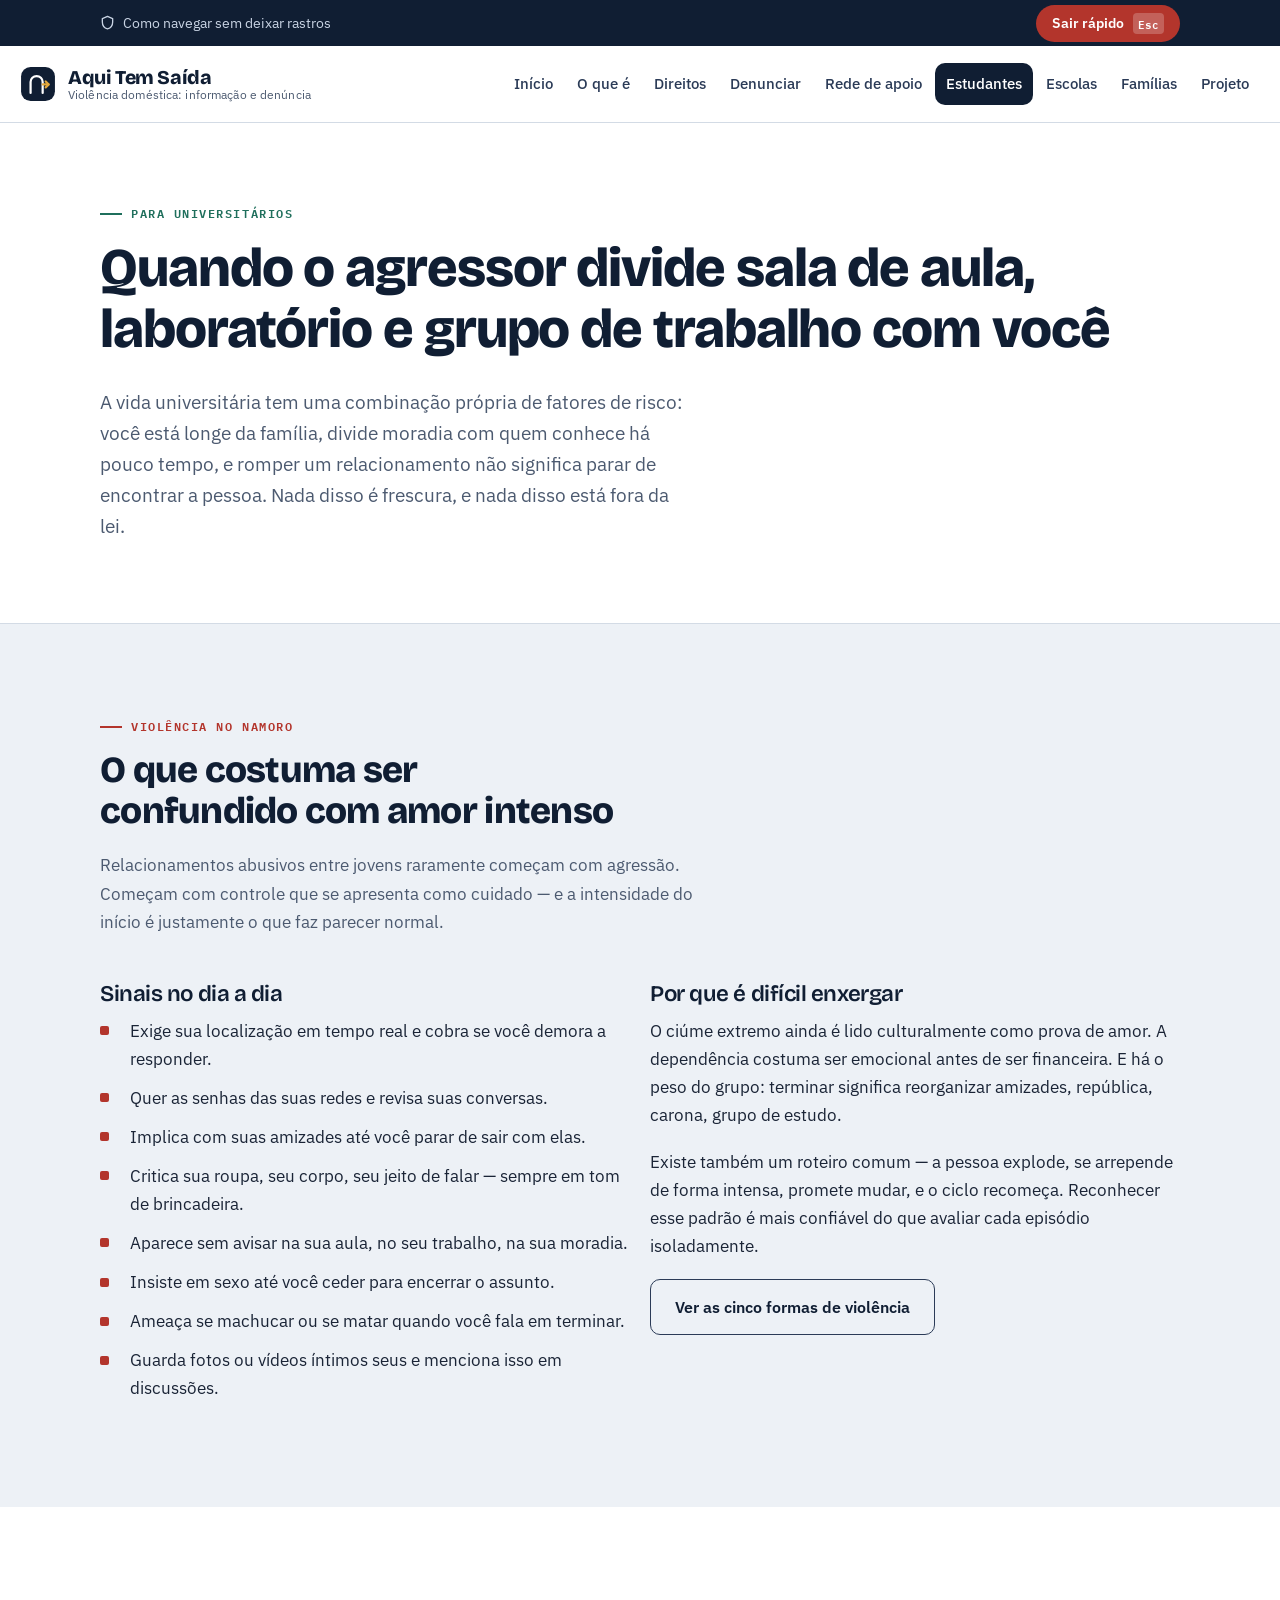
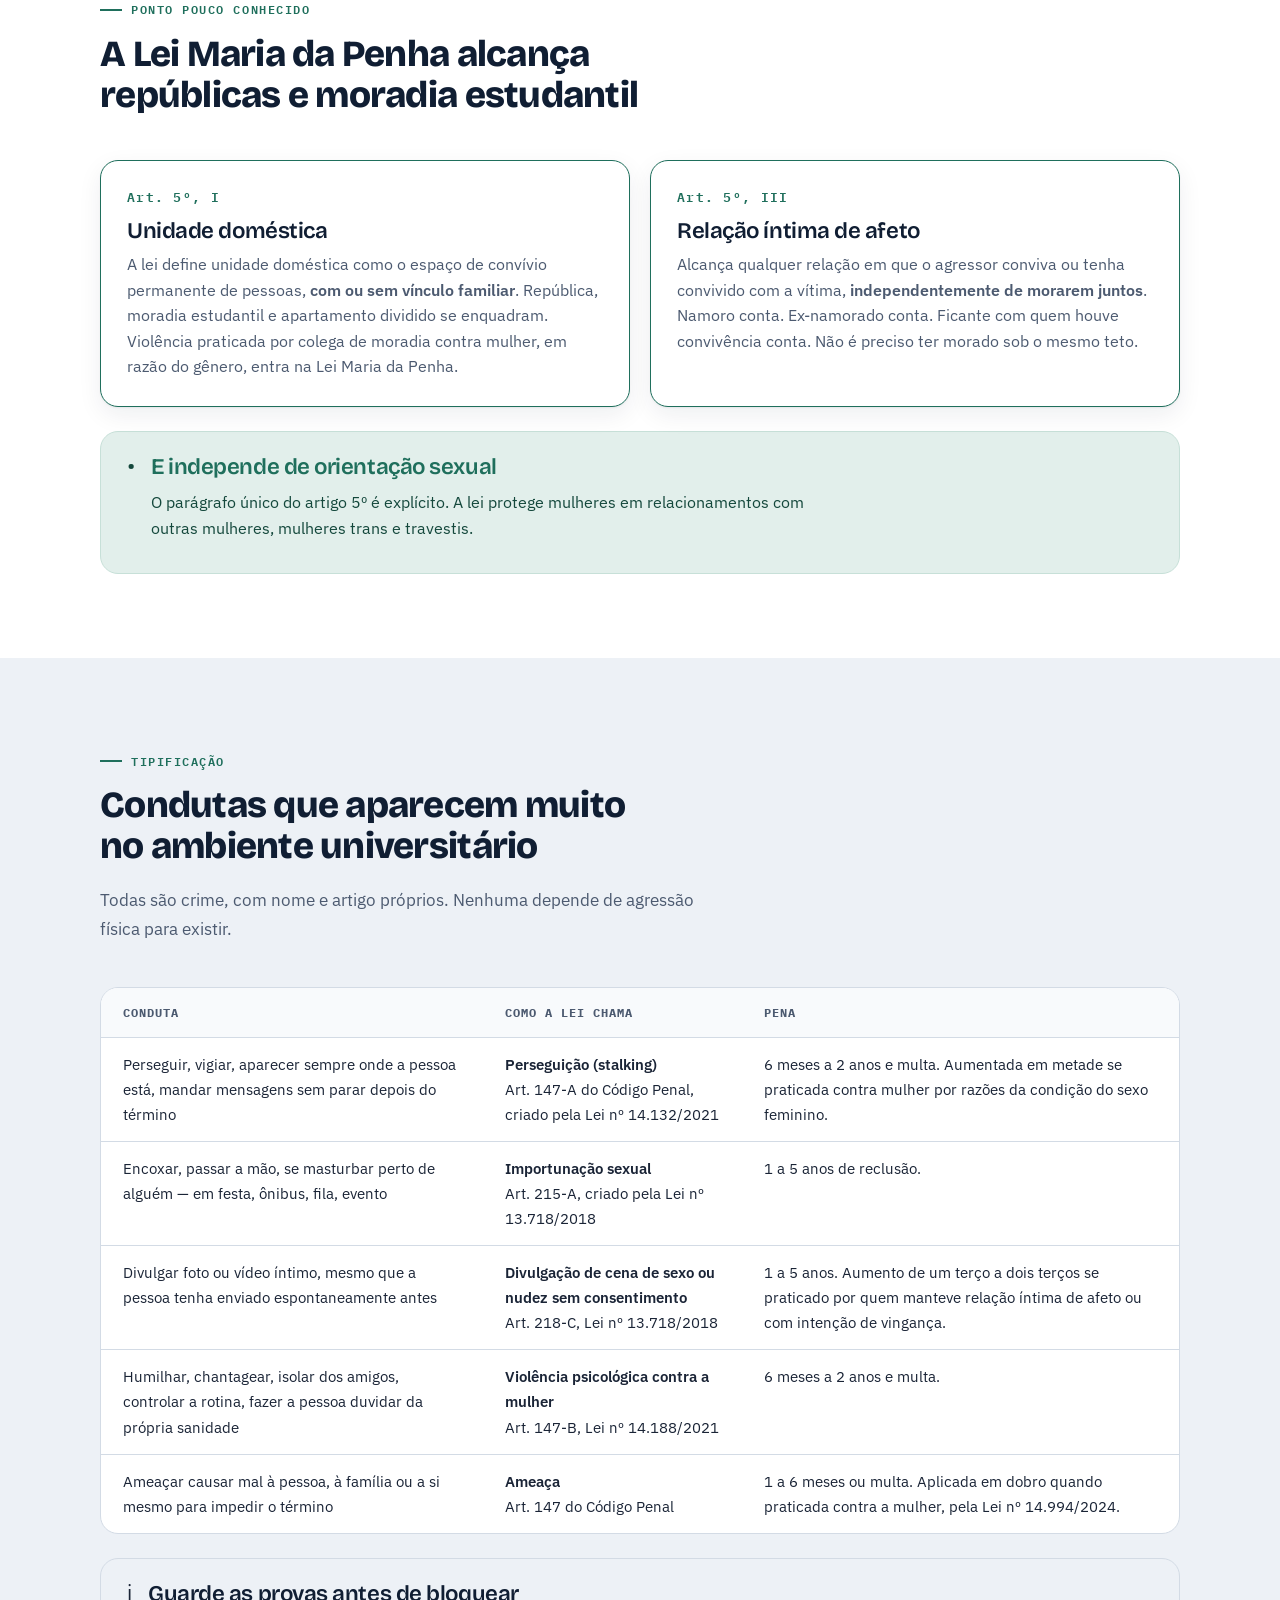
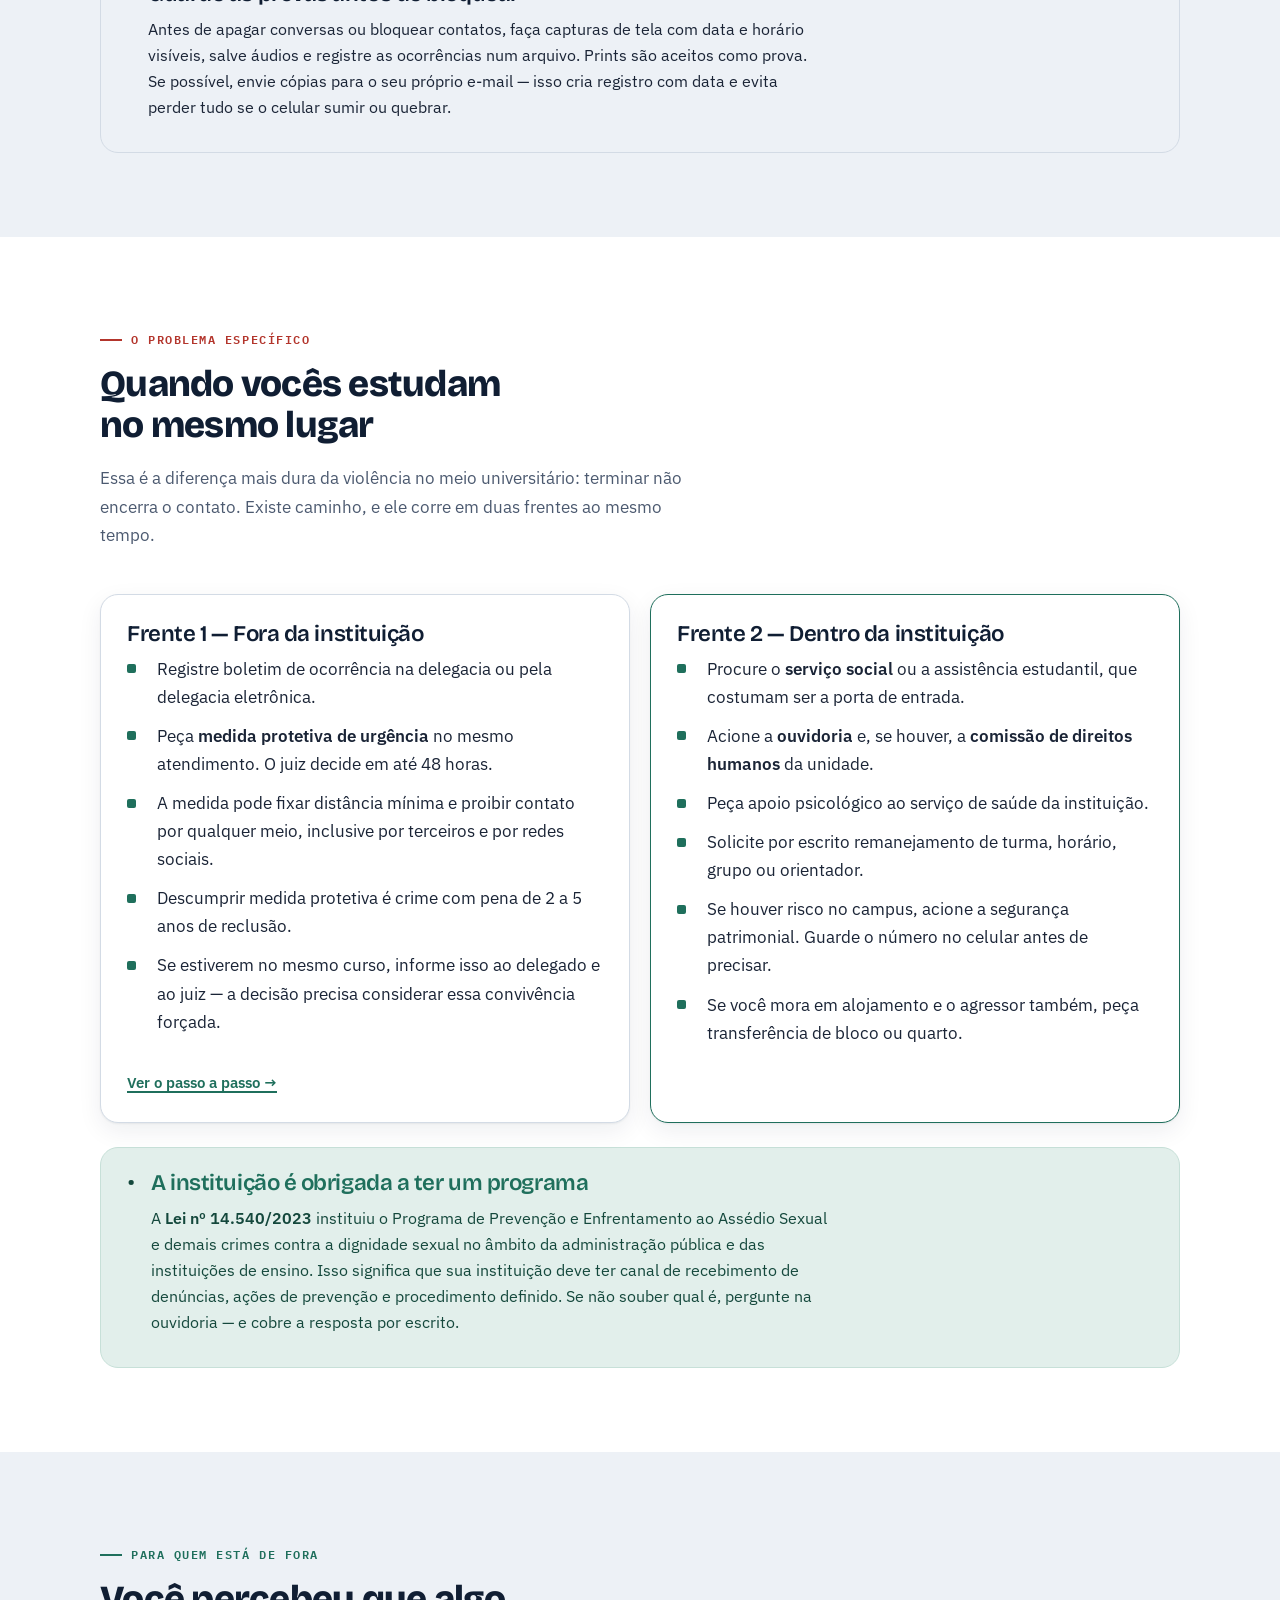
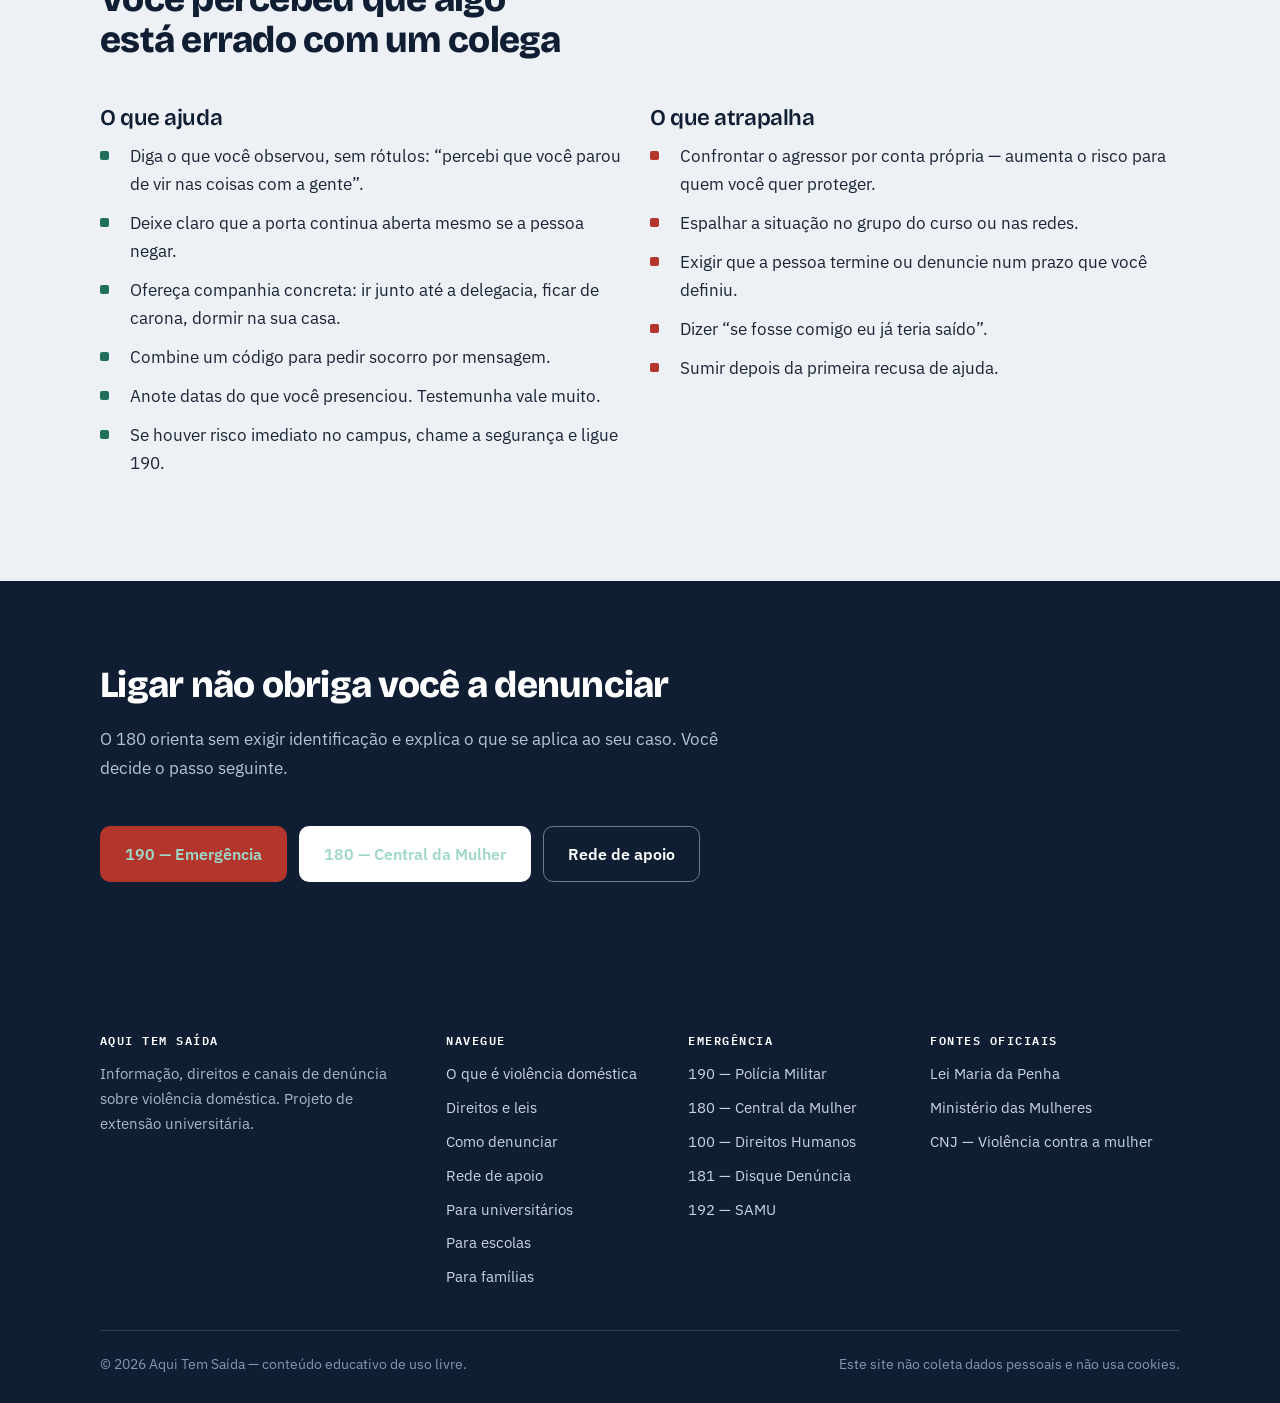
<file: universidade.html>
<!DOCTYPE html>
<html lang="pt-BR">
<head>
<meta charset="UTF-8">
<meta name="viewport" content="width=device-width, initial-scale=1">
<title>Para universitários — Aqui Tem Saída</title>
<meta name="description" content="Violência no namoro, perseguição, importunação sexual e exposição de imagens íntimas na vida universitária. O que diz a lei e quais canais acionar.">
<meta name="theme-color" content="#101E33">
<link rel="preconnect" href="https://fonts.googleapis.com">
<link rel="preconnect" href="https://fonts.gstatic.com" crossorigin>
<link href="https://fonts.googleapis.com/css2?family=Bricolage+Grotesque:opsz,wght@12..96,600;12..96,700;12..96,800&family=IBM+Plex+Mono:wght@400;600&family=IBM+Plex+Sans:wght@400;500;600;700&display=swap" rel="stylesheet">
<link rel="stylesheet" href="assets/css/estilo.css">
</head>
<body>

<a class="pular" href="#conteudo">Pular para o conteúdo</a>

<div class="barra-seguranca">
  <div class="envoltorio barra-seguranca__interno">
    <a class="barra-seguranca__dica" href="denunciar.html#navegacao-segura">
      <svg width="15" height="15" viewBox="0 0 16 16" fill="none" aria-hidden="true"><path d="M8 1.5 2.5 3.8v3.6c0 3.4 2.3 6.5 5.5 7.3 3.2-.8 5.5-3.9 5.5-7.3V3.8L8 1.5Z" stroke="currentColor" stroke-width="1.4" stroke-linejoin="round"/></svg>
      Como navegar sem deixar rastros
    </a>
    <button class="saida-rapida" type="button" data-saida-rapida>Sair rápido <span class="saida-rapida__atalho">Esc</span></button>
  </div>
</div>

<header class="cabecalho">
  <div class="envoltorio cabecalho__interno">
    <a class="marca" href="index.html">
      <svg class="marca__simbolo" width="36" height="36" viewBox="0 0 34 34" fill="none" aria-hidden="true">
        <rect x="1" y="1" width="32" height="32" rx="9" fill="#101E33"/>
        <path d="M10 25.5V15.2A5.7 5.7 0 0 1 15.7 9.5 5.7 5.7 0 0 1 21.4 15.2v10.3" stroke="#fff" stroke-width="2.1" stroke-linecap="round"/>
        <path d="M21.5 17.4h5.4" stroke="#E4A93C" stroke-width="2.1" stroke-linecap="round"/>
        <path d="m24.3 14.6 2.8 2.8-2.8 2.8" stroke="#E4A93C" stroke-width="2.1" stroke-linecap="round" stroke-linejoin="round"/>
      </svg>
      <span class="marca__texto"><span>Aqui Tem Saída</span><small>Violência doméstica: informação e denúncia</small></span>
    </a>
    <button class="menu-botao" type="button" data-menu-botao aria-expanded="false" aria-controls="navegacao">
      <svg width="17" height="17" viewBox="0 0 18 18" fill="none" aria-hidden="true"><path d="M2 4.5h14M2 9h14M2 13.5h14" stroke="currentColor" stroke-width="1.8" stroke-linecap="round"/></svg> Menu
    </button>
    <nav class="navegacao" id="navegacao" data-navegacao aria-label="Navegação principal">
      <ul>
        <li><a href="index.html">Início</a></li>
        <li><a href="o-que-e.html">O que é</a></li>
        <li><a href="direitos.html">Direitos</a></li>
        <li><a href="denunciar.html">Denunciar</a></li>
        <li><a href="rede-de-apoio.html">Rede de apoio</a></li>
        <li><a href="universidade.html" aria-current="page">Estudantes</a></li>
        <li><a href="escolas.html">Escolas</a></li>
        <li><a href="familias.html">Famílias</a></li>
        <li><a href="sobre.html">Projeto</a></li>
      </ul>
    </nav>
  </div>
</header>

<main id="conteudo">

  <section class="heroi">
    <div class="envoltorio">
      <span class="rotulo">Para universitários</span>
      <h1>Quando o agressor divide sala de aula, laboratório e grupo de trabalho com você</h1>
      <p class="heroi__linha">
        A vida universitária tem uma combinação própria de fatores de risco: você está longe da família,
        divide moradia com quem conhece há pouco tempo, e romper um relacionamento não significa
        parar de encontrar a pessoa. Nada disso é frescura, e nada disso está fora da lei.
      </p>
    </div>
  </section>

  <section class="secao">
    <div class="envoltorio">
      <div class="cabecalho-secao revelar">
        <span class="rotulo rotulo--alerta">Violência no namoro</span>
        <h2>O que costuma ser confundido com amor intenso</h2>
        <p>
          Relacionamentos abusivos entre jovens raramente começam com agressão. Começam com controle
          que se apresenta como cuidado — e a intensidade do início é justamente o que faz parecer normal.
        </p>
      </div>

      <div class="grade grade--2 revelar">
        <div>
          <h3>Sinais no dia a dia</h3>
          <ul class="lista-marcada lista-marcada--alerta">
            <li>Exige sua localização em tempo real e cobra se você demora a responder.</li>
            <li>Quer as senhas das suas redes e revisa suas conversas.</li>
            <li>Implica com suas amizades até você parar de sair com elas.</li>
            <li>Critica sua roupa, seu corpo, seu jeito de falar — sempre em tom de brincadeira.</li>
            <li>Aparece sem avisar na sua aula, no seu trabalho, na sua moradia.</li>
            <li>Insiste em sexo até você ceder para encerrar o assunto.</li>
            <li>Ameaça se machucar ou se matar quando você fala em terminar.</li>
            <li>Guarda fotos ou vídeos íntimos seus e menciona isso em discussões.</li>
          </ul>
        </div>
        <div>
          <h3>Por que é difícil enxergar</h3>
          <p>
            O ciúme extremo ainda é lido culturalmente como prova de amor. A dependência costuma ser
            emocional antes de ser financeira. E há o peso do grupo: terminar significa reorganizar
            amizades, república, carona, grupo de estudo.
          </p>
          <p>
            Existe também um roteiro comum — a pessoa explode, se arrepende de forma intensa, promete
            mudar, e o ciclo recomeça. Reconhecer esse padrão é mais confiável do que avaliar
            cada episódio isoladamente.
          </p>
          <a class="botao botao--contorno" href="index.html#formas">Ver as cinco formas de violência</a>
        </div>
      </div>
    </div>
  </section>

  <section class="secao secao--branca">
    <div class="envoltorio">
      <div class="cabecalho-secao revelar">
        <span class="rotulo">Ponto pouco conhecido</span>
        <h2>A Lei Maria da Penha alcança repúblicas e moradia estudantil</h2>
      </div>

      <div class="grade grade--2 revelar">
        <article class="cartao cartao--destaque">
          <span class="cartao__numero">Art. 5º, I</span>
          <h3>Unidade doméstica</h3>
          <p>
            A lei define unidade doméstica como o espaço de convívio permanente de pessoas,
            <strong>com ou sem vínculo familiar</strong>. República, moradia estudantil e apartamento
            dividido se enquadram. Violência praticada por colega de moradia contra mulher, em razão
            do gênero, entra na Lei Maria da Penha.
          </p>
        </article>
        <article class="cartao cartao--destaque">
          <span class="cartao__numero">Art. 5º, III</span>
          <h3>Relação íntima de afeto</h3>
          <p>
            Alcança qualquer relação em que o agressor conviva ou tenha convivido com a vítima,
            <strong>independentemente de morarem juntos</strong>. Namoro conta. Ex-namorado conta.
            Ficante com quem houve convivência conta. Não é preciso ter morado sob o mesmo teto.
          </p>
        </article>
      </div>

      <div class="aviso aviso--calmo revelar" style="margin-top:24px">
        <span class="aviso__icone" aria-hidden="true">•</span>
        <div>
          <h3>E independe de orientação sexual</h3>
          <p>O parágrafo único do artigo 5º é explícito. A lei protege mulheres em relacionamentos com outras mulheres, mulheres trans e travestis.</p>
        </div>
      </div>
    </div>
  </section>

  <section class="secao">
    <div class="envoltorio">
      <div class="cabecalho-secao revelar">
        <span class="rotulo">Tipificação</span>
        <h2>Condutas que aparecem muito no ambiente universitário</h2>
        <p>Todas são crime, com nome e artigo próprios. Nenhuma depende de agressão física para existir.</p>
      </div>

      <div class="tabela-envoltorio revelar">
        <table>
          <thead>
            <tr><th scope="col">Conduta</th><th scope="col">Como a lei chama</th><th scope="col">Pena</th></tr>
          </thead>
          <tbody>
            <tr>
              <td>Perseguir, vigiar, aparecer sempre onde a pessoa está, mandar mensagens sem parar depois do término</td>
              <td><strong>Perseguição (stalking)</strong><br>Art. 147-A do Código Penal, criado pela Lei nº 14.132/2021</td>
              <td>6 meses a 2 anos e multa. Aumentada em metade se praticada contra mulher por razões da condição do sexo feminino.</td>
            </tr>
            <tr>
              <td>Encoxar, passar a mão, se masturbar perto de alguém — em festa, ônibus, fila, evento</td>
              <td><strong>Importunação sexual</strong><br>Art. 215-A, criado pela Lei nº 13.718/2018</td>
              <td>1 a 5 anos de reclusão.</td>
            </tr>
            <tr>
              <td>Divulgar foto ou vídeo íntimo, mesmo que a pessoa tenha enviado espontaneamente antes</td>
              <td><strong>Divulgação de cena de sexo ou nudez sem consentimento</strong><br>Art. 218-C, Lei nº 13.718/2018</td>
              <td>1 a 5 anos. Aumento de um terço a dois terços se praticado por quem manteve relação íntima de afeto ou com intenção de vingança.</td>
            </tr>
            <tr>
              <td>Humilhar, chantagear, isolar dos amigos, controlar a rotina, fazer a pessoa duvidar da própria sanidade</td>
              <td><strong>Violência psicológica contra a mulher</strong><br>Art. 147-B, Lei nº 14.188/2021</td>
              <td>6 meses a 2 anos e multa.</td>
            </tr>
            <tr>
              <td>Ameaçar causar mal à pessoa, à família ou a si mesmo para impedir o término</td>
              <td><strong>Ameaça</strong><br>Art. 147 do Código Penal</td>
              <td>1 a 6 meses ou multa. Aplicada em dobro quando praticada contra a mulher, pela Lei nº 14.994/2024.</td>
            </tr>
          </tbody>
        </table>
      </div>

      <div class="aviso aviso--neutro revelar" style="margin-top:24px">
        <span class="aviso__icone" aria-hidden="true">i</span>
        <div>
          <h3>Guarde as provas antes de bloquear</h3>
          <p>Antes de apagar conversas ou bloquear contatos, faça capturas de tela com data e horário visíveis, salve áudios e registre as ocorrências num arquivo. Prints são aceitos como prova. Se possível, envie cópias para o seu próprio e-mail — isso cria registro com data e evita perder tudo se o celular sumir ou quebrar.</p>
        </div>
      </div>
    </div>
  </section>

  <section class="secao secao--branca">
    <div class="envoltorio">
      <div class="cabecalho-secao revelar">
        <span class="rotulo rotulo--alerta">O problema específico</span>
        <h2>Quando vocês estudam no mesmo lugar</h2>
        <p>
          Essa é a diferença mais dura da violência no meio universitário: terminar não encerra o contato.
          Existe caminho, e ele corre em duas frentes ao mesmo tempo.
        </p>
      </div>

      <div class="grade grade--2 revelar">
        <article class="cartao">
          <h3>Frente 1 — Fora da instituição</h3>
          <ul class="lista-marcada">
            <li>Registre boletim de ocorrência na delegacia ou pela delegacia eletrônica.</li>
            <li>Peça <strong>medida protetiva de urgência</strong> no mesmo atendimento. O juiz decide em até 48 horas.</li>
            <li>A medida pode fixar distância mínima e proibir contato por qualquer meio, inclusive por terceiros e por redes sociais.</li>
            <li>Descumprir medida protetiva é crime com pena de 2 a 5 anos de reclusão.</li>
            <li>Se estiverem no mesmo curso, informe isso ao delegado e ao juiz — a decisão precisa considerar essa convivência forçada.</li>
          </ul>
          <a class="cartao__link" href="denunciar.html">Ver o passo a passo →</a>
        </article>
        <article class="cartao cartao--destaque">
          <h3>Frente 2 — Dentro da instituição</h3>
          <ul class="lista-marcada">
            <li>Procure o <strong>serviço social</strong> ou a assistência estudantil, que costumam ser a porta de entrada.</li>
            <li>Acione a <strong>ouvidoria</strong> e, se houver, a <strong>comissão de direitos humanos</strong> da unidade.</li>
            <li>Peça apoio psicológico ao serviço de saúde da instituição.</li>
            <li>Solicite por escrito remanejamento de turma, horário, grupo ou orientador.</li>
            <li>Se houver risco no campus, acione a segurança patrimonial. Guarde o número no celular antes de precisar.</li>
            <li>Se você mora em alojamento e o agressor também, peça transferência de bloco ou quarto.</li>
          </ul>
        </article>
      </div>

      <div class="aviso aviso--calmo revelar" style="margin-top:24px">
        <span class="aviso__icone" aria-hidden="true">•</span>
        <div>
          <h3>A instituição é obrigada a ter um programa</h3>
          <p>A <strong>Lei nº 14.540/2023</strong> instituiu o Programa de Prevenção e Enfrentamento ao Assédio Sexual e demais crimes contra a dignidade sexual no âmbito da administração pública e das instituições de ensino. Isso significa que sua instituição deve ter canal de recebimento de denúncias, ações de prevenção e procedimento definido. Se não souber qual é, pergunte na ouvidoria — e cobre a resposta por escrito.</p>
        </div>
      </div>
    </div>
  </section>

  <section class="secao">
    <div class="envoltorio">
      <div class="cabecalho-secao revelar">
        <span class="rotulo">Para quem está de fora</span>
        <h2>Você percebeu que algo está errado com um colega</h2>
      </div>

      <div class="grade grade--2 revelar">
        <div>
          <h3>O que ajuda</h3>
          <ul class="lista-marcada">
            <li>Diga o que você observou, sem rótulos: “percebi que você parou de vir nas coisas com a gente”.</li>
            <li>Deixe claro que a porta continua aberta mesmo se a pessoa negar.</li>
            <li>Ofereça companhia concreta: ir junto até a delegacia, ficar de carona, dormir na sua casa.</li>
            <li>Combine um código para pedir socorro por mensagem.</li>
            <li>Anote datas do que você presenciou. Testemunha vale muito.</li>
            <li>Se houver risco imediato no campus, chame a segurança e ligue 190.</li>
          </ul>
        </div>
        <div>
          <h3>O que atrapalha</h3>
          <ul class="lista-marcada lista-marcada--alerta">
            <li>Confrontar o agressor por conta própria — aumenta o risco para quem você quer proteger.</li>
            <li>Espalhar a situação no grupo do curso ou nas redes.</li>
            <li>Exigir que a pessoa termine ou denuncie num prazo que você definiu.</li>
            <li>Dizer “se fosse comigo eu já teria saído”.</li>
            <li>Sumir depois da primeira recusa de ajuda.</li>
          </ul>
        </div>
      </div>
    </div>
  </section>

  <section class="secao secao--noite">
    <div class="envoltorio">
      <div class="cabecalho-secao revelar">
        <h2>Ligar não obriga você a denunciar</h2>
        <p>O 180 orienta sem exigir identificação e explica o que se aplica ao seu caso. Você decide o passo seguinte.</p>
      </div>
      <div class="grupo-botoes revelar">
        <a class="botao botao--emergencia" href="tel:190">190 — Emergência</a>
        <a class="botao botao--claro" href="tel:180">180 — Central da Mulher</a>
        <a class="botao botao--contorno" href="rede-de-apoio.html" style="color:#fff;border-color:rgba(255,255,255,.4)">Rede de apoio</a>
      </div>
    </div>
  </section>

</main>

<footer class="rodape">
  <div class="envoltorio">
    <div class="rodape__grade">
      <div>
        <h4>Aqui Tem Saída</h4>
        <p style="color:#A9B8CC">Informação, direitos e canais de denúncia sobre violência doméstica. Projeto de extensão universitária.</p>
      </div>
      <div>
        <h4>Navegue</h4>
        <ul>
          <li><a href="o-que-e.html">O que é violência doméstica</a></li>
          <li><a href="direitos.html">Direitos e leis</a></li>
          <li><a href="denunciar.html">Como denunciar</a></li>
          <li><a href="rede-de-apoio.html">Rede de apoio</a></li>
          <li><a href="universidade.html">Para universitários</a></li>
          <li><a href="escolas.html">Para escolas</a></li>
          <li><a href="familias.html">Para famílias</a></li>
        </ul>
      </div>
      <div>
        <h4>Emergência</h4>
        <ul>
          <li><a href="tel:190">190 — Polícia Militar</a></li>
          <li><a href="tel:180">180 — Central da Mulher</a></li>
          <li><a href="tel:100">100 — Direitos Humanos</a></li>
          <li><a href="tel:181">181 — Disque Denúncia</a></li>
          <li><a href="tel:192">192 — SAMU</a></li>
        </ul>
      </div>
      <div>
        <h4>Fontes oficiais</h4>
        <ul>
          <li><a href="https://www.planalto.gov.br/ccivil_03/_ato2004-2006/2006/lei/l11340.htm" rel="noopener">Lei Maria da Penha</a></li>
          <li><a href="https://www.gov.br/mulheres/pt-br" rel="noopener">Ministério das Mulheres</a></li>
          <li><a href="https://www.cnj.jus.br/programas-e-acoes/violencia-contra-a-mulher/" rel="noopener">CNJ — Violência contra a mulher</a></li>
        </ul>
      </div>
    </div>
    <div class="rodape__base">
      <span>© <span data-ano>2026</span> Aqui Tem Saída — conteúdo educativo de uso livre.</span>
      <span>Este site não coleta dados pessoais e não usa cookies.</span>
    </div>
  </div>
</footer>

<div class="emergencia-movel">
  <a class="urgente" href="tel:190"><strong>190</strong><span>Emergência</span></a>
  <a href="tel:180"><strong>180</strong><span>Central da Mulher</span></a>
</div>

<script src="assets/js/principal.js"></script>
</body>
</html>
</file>
<file: assets/css/estilo.css>
/* =========================================================
   Aqui Tem Saída — folha de estilos principal
   Projeto de extensão | Formação Pedagógica em Informática
   ========================================================= */

/* ---------- 1. Tokens ---------- */
:root {
  /* Cores */
  --noite:          #101E33;
  --noite-medio:    #2B3B57;
  --noite-suave:    #4C5A70;
  --brisa:          #EDF1F6;
  --branco:         #FFFFFF;
  --linha:          #D3DBE5;
  --acolhida:       #1F6F5C;
  --acolhida-clara: #E2EFEB;
  --alerta:         #B3352C;
  --alerta-clara:   #FAEAE8;
  --areia:          #E4A93C;
  --areia-clara:    #FBF1DF;
  --texto:          #1A2436;

  /* Tipografia */
  --display: "Bricolage Grotesque", "Segoe UI", sans-serif;
  --corpo:   "IBM Plex Sans", "Segoe UI", sans-serif;
  --mono:    "IBM Plex Mono", ui-monospace, monospace;

  /* Medidas */
  --largura: 1120px;
  --raio:    10px;
  --raio-g:  18px;
  --barra:   46px;
  --sombra:  0 1px 2px rgba(16, 30, 51, .06), 0 8px 24px rgba(16, 30, 51, .07);
  --sombra-f: 0 2px 4px rgba(16, 30, 51, .08), 0 18px 40px rgba(16, 30, 51, .12);
}

/* ---------- 2. Base ---------- */
*, *::before, *::after { box-sizing: border-box; }

html { scroll-behavior: smooth; scroll-padding-top: calc(var(--barra) + 24px); }

body {
  margin: 0;
  padding-top: var(--barra);
  font-family: var(--corpo);
  font-size: 1.0625rem;
  line-height: 1.65;
  color: var(--texto);
  background: var(--brisa);
  -webkit-font-smoothing: antialiased;
}

h1, h2, h3, h4 {
  font-family: var(--display);
  font-weight: 800;
  line-height: 1.12;
  letter-spacing: -.02em;
  color: var(--noite);
  margin: 0 0 .5em;
  text-wrap: balance;
}

h1 { font-size: clamp(2.1rem, 5.2vw, 3.4rem); }
h2 { font-size: clamp(1.6rem, 3.4vw, 2.3rem); }
h3 { font-size: clamp(1.15rem, 2vw, 1.4rem); font-weight: 600; }
h4 { font-size: 1.05rem; font-weight: 600; }

p { margin: 0 0 1.1em; max-width: 68ch; }
p:last-child { margin-bottom: 0; }

a { color: var(--acolhida); text-underline-offset: .18em; text-decoration-thickness: 1.5px; }
a:hover { color: var(--noite); }

img, svg { max-width: 100%; }

strong { font-weight: 600; }

:focus-visible {
  outline: 3px solid var(--areia);
  outline-offset: 3px;
  border-radius: 4px;
}

.envoltorio { width: 100%; max-width: var(--largura); margin-inline: auto; padding-inline: 20px; }

.pular {
  position: absolute; left: -9999px;
  background: var(--noite); color: #fff; padding: 12px 18px;
  border-radius: 0 0 var(--raio) 0; z-index: 999;
}
.pular:focus { left: 0; top: 0; }

.visualmente-oculto {
  position: absolute; width: 1px; height: 1px; overflow: hidden;
  clip: rect(0 0 0 0); clip-path: inset(50%); white-space: nowrap;
}

/* ---------- 3. Barra de segurança (fixa no topo) ---------- */
.barra-seguranca {
  position: fixed; inset: 0 0 auto 0; z-index: 200;
  height: var(--barra);
  background: var(--noite);
  color: #C9D4E4;
  font-size: .85rem;
}

.barra-seguranca__interno {
  height: 100%;
  display: flex; align-items: center; justify-content: space-between; gap: 14px;
}

.barra-seguranca__dica { color: #C9D4E4; text-decoration: none; display: inline-flex; gap: 8px; align-items: center; }
.barra-seguranca__dica:hover { color: #fff; text-decoration: underline; }
.barra-seguranca__dica svg { flex: none; }

.saida-rapida {
  font-family: var(--corpo);
  font-size: .85rem; font-weight: 600;
  display: inline-flex; align-items: center; gap: 9px;
  background: var(--alerta); color: #fff;
  border: 0; border-radius: 999px;
  padding: 8px 16px;
  cursor: pointer;
  transition: background .15s ease, transform .15s ease;
}
.saida-rapida:hover { background: #90271F; transform: translateY(-1px); }
.saida-rapida__atalho {
  font-family: var(--mono); font-size: .68rem;
  background: rgba(255,255,255,.22); border-radius: 4px; padding: 1px 5px;
}

/* ---------- 4. Cabeçalho e navegação ---------- */
.cabecalho { background: var(--branco); border-bottom: 1px solid var(--linha); }

.cabecalho__interno {
  display: flex; align-items: center; justify-content: space-between; gap: 20px;
  min-height: 76px;
  max-width: 1280px;
}

.marca { display: inline-flex; align-items: center; gap: 12px; text-decoration: none; color: var(--noite); flex: none; }
.marca__simbolo { flex: none; display: block; }
.marca__texto { display: flex; flex-direction: column; line-height: 1.1; }
.marca__texto span:first-child {
  font-family: var(--display); font-weight: 800; font-size: 1.22rem; letter-spacing: -.02em;
  white-space: nowrap;
}
.marca__texto small { font-size: .74rem; color: var(--noite-suave); letter-spacing: .01em; white-space: nowrap; }

.menu-botao {
  display: none;
  background: var(--brisa); border: 1px solid var(--linha); border-radius: var(--raio);
  padding: 9px 14px; font-family: var(--corpo); font-size: .9rem; font-weight: 600;
  color: var(--noite); cursor: pointer; align-items: center; gap: 8px;
}

.navegacao ul { list-style: none; display: flex; gap: 2px; margin: 0; padding: 0; }
.navegacao a {
  display: block; padding: 9px 11px; border-radius: var(--raio);
  font-size: .95rem; font-weight: 500; color: var(--noite-medio); text-decoration: none;
  white-space: nowrap;
}
.navegacao a:hover { background: var(--brisa); color: var(--noite); }
.navegacao a[aria-current="page"] {
  background: var(--noite); color: #fff;
}

/* ---------- 5. Blocos e seções ---------- */
.secao { padding: clamp(48px, 7vw, 84px) 0; }
.secao--branca { background: var(--branco); }
.secao--noite { background: var(--noite); color: #D9E2EE; }
.secao--noite h2, .secao--noite h3 { color: #fff; }
.secao--noite a { color: #9FD8C7; }

.rotulo {
  font-family: var(--mono); font-size: .74rem; font-weight: 600;
  letter-spacing: .13em; text-transform: uppercase;
  color: var(--acolhida);
  display: inline-flex; align-items: center; gap: 9px;
  margin-bottom: 14px;
}
.rotulo::before { content: ""; width: 22px; height: 2px; background: currentColor; }
.rotulo--alerta { color: var(--alerta); }
.rotulo--claro { color: var(--areia); }

.cabecalho-secao { max-width: 62ch; margin-bottom: clamp(28px, 4vw, 44px); }
.cabecalho-secao p { color: var(--noite-suave); font-size: 1.08rem; }
.secao--noite .cabecalho-secao p { color: #B7C4D6; }

/* ---------- 6. Botões ---------- */
.botao {
  display: inline-flex; align-items: center; justify-content: center; gap: 10px;
  font-family: var(--corpo); font-size: 1rem; font-weight: 600;
  padding: 14px 24px; border-radius: var(--raio); border: 1.5px solid transparent;
  text-decoration: none; cursor: pointer;
  transition: background .15s ease, transform .15s ease, border-color .15s ease;
}
.botao:hover { transform: translateY(-1px); }
.botao--emergencia { background: var(--alerta); color: #fff; }
.botao--emergencia:hover { background: #90271F; color: #fff; }
.botao--principal { background: var(--noite); color: #fff; }
.botao--principal:hover { background: #060F1D; color: #fff; }
.botao--contorno { background: transparent; color: var(--noite); border-color: var(--noite-medio); }
.botao--contorno:hover { background: var(--noite); color: #fff; }
.botao--claro { background: #fff; color: var(--noite); }
.botao--claro:hover { background: var(--brisa); color: var(--noite); }

.grupo-botoes { display: flex; flex-wrap: wrap; gap: 12px; }

/* ---------- 7. Herói ---------- */
.heroi {
  background: var(--branco);
  border-bottom: 1px solid var(--linha);
  padding: clamp(40px, 6vw, 72px) 0 clamp(48px, 7vw, 80px);
}
.heroi__grade {
  display: grid; grid-template-columns: 1.25fr .95fr; gap: clamp(32px, 5vw, 60px);
  align-items: start;
}
.heroi__aviso {
  display: inline-flex; align-items: center; gap: 10px;
  background: var(--alerta-clara); color: var(--alerta);
  border: 1px solid #EED3CF; border-radius: 999px;
  font-family: var(--mono); font-size: .78rem; font-weight: 600; letter-spacing: .06em;
  padding: 7px 15px; margin-bottom: 22px; text-transform: uppercase;
  text-decoration: none;
}
.heroi__aviso:hover { background: var(--alerta); color: #fff; }
.heroi p.heroi__linha { font-size: 1.18rem; color: var(--noite-suave); max-width: 54ch; }
.heroi .grupo-botoes { margin-top: 30px; }
.heroi__nota { margin-top: 22px; font-size: .9rem; color: var(--noite-suave); }

/* Cartão de emergência */
.cartao-emergencia {
  background: var(--branco); border: 1.5px solid var(--noite);
  border-radius: var(--raio-g); overflow: hidden; box-shadow: var(--sombra-f);
}
.cartao-emergencia__topo {
  background: var(--noite); color: #fff; padding: 14px 22px;
  font-family: var(--mono); font-size: .76rem; letter-spacing: .12em; text-transform: uppercase;
  display: flex; justify-content: space-between; align-items: center; gap: 10px;
}
.cartao-emergencia__corpo { padding: 8px 22px 22px; }

.numero {
  display: flex; align-items: baseline; gap: 16px;
  padding: 16px 0; border-bottom: 1px dashed var(--linha);
  text-decoration: none; color: inherit;
}
.numero:last-child { border-bottom: 0; padding-bottom: 4px; }
.numero__digitos {
  font-family: var(--mono); font-size: 2rem; font-weight: 600;
  color: var(--noite); letter-spacing: -.02em; flex: none; min-width: 3.6ch;
}
.numero__texto { font-size: .93rem; line-height: 1.45; color: var(--noite-suave); }
.numero__texto b { display: block; color: var(--noite); font-weight: 600; font-size: 1rem; }
a.numero:hover .numero__digitos { color: var(--alerta); }
.numero--urgente .numero__digitos { color: var(--alerta); }

/* ---------- 8. Cartões genéricos ---------- */
.grade { display: grid; gap: 20px; }
.grade--2 { grid-template-columns: repeat(2, 1fr); }
.grade--3 { grid-template-columns: repeat(3, 1fr); }
.grade--4 { grid-template-columns: repeat(4, 1fr); }

.cartao {
  background: var(--branco); border: 1px solid var(--linha);
  border-radius: var(--raio-g); padding: 26px;
  box-shadow: var(--sombra);
}
.cartao h3 { margin-bottom: .4em; }
.cartao p { font-size: .97rem; color: var(--noite-suave); }
.cartao--destaque { border-color: var(--acolhida); border-width: 1.5px; }
.cartao__numero {
  font-family: var(--mono); font-size: .8rem; font-weight: 600; color: var(--acolhida);
  letter-spacing: .1em; display: block; margin-bottom: 10px;
}
.cartao__link { display: inline-block; margin-top: 14px; font-weight: 600; font-size: .95rem; }

/* ---------- 9. As cinco formas (elemento-assinatura) ---------- */
.formas { display: grid; gap: 14px; }

.forma {
  background: var(--branco);
  border: 1px solid var(--linha);
  border-left: 5px solid var(--areia);
  border-radius: var(--raio);
  overflow: hidden;
  transition: border-color .18s ease, box-shadow .18s ease;
}
.forma[open] { border-left-color: var(--acolhida); box-shadow: var(--sombra); }

.forma > summary {
  list-style: none; cursor: pointer;
  display: grid; grid-template-columns: 3.4rem 1fr auto; align-items: center; gap: 18px;
  padding: 20px 24px;
}
.forma > summary::-webkit-details-marker { display: none; }
.forma > summary:hover { background: #F8FAFC; }

.forma__inciso {
  font-family: var(--mono); font-size: .95rem; font-weight: 600;
  color: var(--noite-suave); letter-spacing: .04em;
}
.forma__titulo { font-family: var(--display); font-weight: 700; font-size: 1.15rem; color: var(--noite); }
.forma__titulo small { display: block; font-family: var(--corpo); font-weight: 400; font-size: .9rem; color: var(--noite-suave); letter-spacing: 0; }
.forma__sinal {
  width: 30px; height: 30px; border-radius: 50%; border: 1.5px solid var(--linha);
  display: grid; place-items: center; color: var(--noite-medio); font-size: 1.1rem; line-height: 1;
  transition: transform .2s ease, background .2s ease, color .2s ease;
}
.forma[open] .forma__sinal { transform: rotate(45deg); background: var(--acolhida); border-color: var(--acolhida); color: #fff; }

.forma__conteudo { padding: 0 24px 24px calc(3.4rem + 42px); }
.forma__conteudo p { font-size: .98rem; }

.frases { list-style: none; margin: 0 0 18px; padding: 0; display: grid; gap: 8px; }
.frases li {
  background: var(--areia-clara); border-radius: var(--raio);
  padding: 11px 16px; font-size: .96rem; font-style: italic; color: #6B4E14;
}
.frases li::before { content: "“"; font-weight: 700; font-style: normal; }
.frases li::after { content: "”"; font-weight: 700; font-style: normal; }

.base-legal {
  font-family: var(--mono); font-size: .82rem; color: var(--noite-suave);
  background: var(--brisa); border-radius: var(--raio); padding: 12px 16px;
  border-left: 3px solid var(--noite-medio);
}

/* ---------- 10. Listas de conteúdo ---------- */
.lista-marcada { list-style: none; margin: 0 0 1.2em; padding: 0; display: grid; gap: 11px; }
.lista-marcada li { position: relative; padding-left: 30px; }
.lista-marcada li::before {
  content: ""; position: absolute; left: 0; top: .55em;
  width: 9px; height: 9px; border-radius: 2px; background: var(--acolhida);
}
.lista-marcada--alerta li::before { background: var(--alerta); }

.passos { list-style: none; counter-reset: passo; margin: 0; padding: 0; display: grid; gap: 18px; }
.passos > li {
  counter-increment: passo;
  background: var(--branco); border: 1px solid var(--linha); border-radius: var(--raio-g);
  padding: 24px 26px 24px 74px; position: relative; box-shadow: var(--sombra);
}
.passos > li::before {
  content: counter(passo);
  position: absolute; left: 24px; top: 24px;
  width: 32px; height: 32px; border-radius: 50%;
  background: var(--noite); color: #fff;
  font-family: var(--mono); font-size: .95rem; font-weight: 600;
  display: grid; place-items: center;
}
.passos h3 { margin-bottom: .35em; }
.passos p { font-size: .98rem; color: var(--noite-suave); }

/* ---------- 11. Avisos ---------- */
.aviso {
  border-radius: var(--raio-g); padding: 22px 26px;
  display: grid; grid-template-columns: auto 1fr; gap: 16px; align-items: start;
}
.aviso__icone { font-size: 1.3rem; line-height: 1.2; }
.aviso p { font-size: .98rem; margin-bottom: .6em; }
.aviso--atencao { background: var(--alerta-clara); border: 1px solid #EED3CF; color: #6F1F19; }
.aviso--atencao h3 { color: var(--alerta); }
.aviso--calmo { background: var(--acolhida-clara); border: 1px solid #C7E0D8; color: #14483C; }
.aviso--calmo h3 { color: var(--acolhida); }
.aviso--neutro { background: var(--brisa); border: 1px solid var(--linha); }

/* ---------- 12. Tabela ---------- */
.tabela-envoltorio { overflow-x: auto; border: 1px solid var(--linha); border-radius: var(--raio-g); background: var(--branco); }
table { width: 100%; border-collapse: collapse; font-size: .95rem; min-width: 520px; }
caption { text-align: left; padding: 18px 22px 0; font-size: .88rem; color: var(--noite-suave); }
th, td { padding: 14px 22px; text-align: left; border-bottom: 1px solid var(--linha); vertical-align: top; }
th { font-family: var(--mono); font-size: .78rem; letter-spacing: .08em; text-transform: uppercase; color: var(--noite-suave); background: #F8FAFC; }
tbody tr:last-child td { border-bottom: 0; }

/* ---------- 13. Cartão de bolso imprimível ---------- */
.cartao-bolso {
  background: var(--branco); border: 2px dashed var(--noite-medio);
  border-radius: var(--raio-g); padding: 28px; max-width: 460px;
}
.cartao-bolso h3 { font-size: 1.1rem; margin-bottom: .2em; }
.cartao-bolso .numero { padding: 12px 0; }
.cartao-bolso .numero__digitos { font-size: 1.6rem; }
.cartao-bolso__rodape { font-size: .8rem; color: var(--noite-suave); margin-top: 14px; }

/* ---------- 14. Formulário ---------- */
.formulario { display: grid; gap: 18px; max-width: 620px; }
.campo { display: grid; gap: 7px; }
.campo label { font-weight: 600; font-size: .93rem; }
.campo input, .campo select, .campo textarea {
  font-family: var(--corpo); font-size: 1rem; color: var(--texto);
  padding: 12px 14px; border: 1.5px solid var(--linha); border-radius: var(--raio);
  background: var(--branco);
}
.campo input:focus, .campo select:focus, .campo textarea:focus { border-color: var(--noite-medio); }
.campo small { font-size: .84rem; color: var(--noite-suave); }
.campo textarea { min-height: 130px; resize: vertical; }

/* ---------- 15. Rodapé ---------- */
.rodape { background: var(--noite); color: #A9B8CC; padding: clamp(44px, 6vw, 68px) 0 28px; font-size: .94rem; }
.rodape h4 { color: #fff; font-family: var(--mono); font-size: .78rem; letter-spacing: .12em; text-transform: uppercase; margin-bottom: 14px; }
.rodape a { color: #C9D4E4; text-decoration: none; }
.rodape a:hover { color: #fff; text-decoration: underline; }
.rodape ul { list-style: none; margin: 0; padding: 0; display: grid; gap: 9px; }
.rodape__grade { display: grid; grid-template-columns: 1.5fr 1fr 1fr 1.2fr; gap: 34px; }
.rodape__base {
  margin-top: 40px; padding-top: 22px; border-top: 1px solid rgba(255,255,255,.14);
  display: flex; flex-wrap: wrap; gap: 14px; justify-content: space-between;
  font-size: .85rem; color: #8496AE;
}

/* ---------- 16. Barra de emergência (celular) ---------- */
.emergencia-movel {
  display: none;
  position: fixed; inset: auto 0 0 0; z-index: 190;
  background: var(--noite); border-top: 1px solid rgba(255,255,255,.16);
  padding: 8px 12px calc(8px + env(safe-area-inset-bottom));
  gap: 8px;
}
.emergencia-movel a {
  flex: 1; display: flex; flex-direction: column; align-items: center; justify-content: center;
  padding: 9px 6px; border-radius: var(--raio); text-decoration: none;
  background: rgba(255,255,255,.08); color: #fff;
}
.emergencia-movel a strong { font-family: var(--mono); font-size: 1.15rem; }
.emergencia-movel a span { font-size: .72rem; color: #B7C4D6; }
.emergencia-movel a.urgente { background: var(--alerta); }
.emergencia-movel a.urgente span { color: #F6D9D6; }

/* ---------- 17. Animação de entrada ---------- */
.revelar { opacity: 0; transform: translateY(14px); transition: opacity .55s ease, transform .55s ease; }
.revelar.visivel { opacity: 1; transform: none; }

@media (prefers-reduced-motion: reduce) {
  html { scroll-behavior: auto; }
  .revelar { opacity: 1; transform: none; transition: none; }
  *, *::before, *::after { animation-duration: .01ms !important; transition-duration: .01ms !important; }
}

/* ---------- 18. Responsivo ---------- */
@media (max-width: 980px) {
  .heroi__grade { grid-template-columns: 1fr; }
  .grade--4 { grid-template-columns: repeat(2, 1fr); }
  .grade--3 { grid-template-columns: repeat(2, 1fr); }
  .rodape__grade { grid-template-columns: 1fr 1fr; }
}

/* Navegação compacta em telas médias e menu recolhido abaixo de 1160px */
@media (min-width: 1161px) {
  .navegacao a { padding: 9px 11px; font-size: .93rem; }
}

@media (max-width: 1160px) {
  .menu-botao { display: inline-flex; }

  .navegacao {
    display: none;
    position: absolute; left: 0; right: 0; top: 100%;
    background: var(--branco); border-bottom: 1px solid var(--linha);
    padding: 12px 20px 20px; box-shadow: var(--sombra-f); z-index: 150;
  }
  .navegacao.aberta { display: block; }
  .navegacao ul { flex-direction: column; gap: 2px; }
  .navegacao a { padding: 13px 14px; font-size: 1rem; }

  .cabecalho { position: relative; }
}

@media (max-width: 760px) {
  body { padding-bottom: 74px; }

  .cabecalho__interno { min-height: 66px; }

  .barra-seguranca__dica { display: none; }
  .barra-seguranca__interno { justify-content: flex-end; }

  .emergencia-movel { display: flex; }

  .grade--2, .grade--3, .grade--4 { grid-template-columns: 1fr; }
  .rodape__grade { grid-template-columns: 1fr; gap: 28px; }

  .forma > summary { grid-template-columns: 2.6rem 1fr auto; gap: 12px; padding: 17px 18px; }
  .forma__conteudo { padding: 0 18px 20px 18px; }

  .passos > li { padding: 60px 22px 22px; }
  .passos > li::before { top: 20px; left: 22px; }

  .aviso { grid-template-columns: 1fr; }
  .marca__texto small { display: none; }
}

/* ---------- 19. Impressão do cartão de bolso ---------- */
@media print {
  body { padding: 0; background: #fff; }
  .barra-seguranca, .cabecalho, .rodape, .emergencia-movel, .secao:not(.secao--imprimivel), .grupo-botoes { display: none !important; }
  .secao--imprimivel { padding: 0; }
  .secao--imprimivel .cabecalho-secao { display: none; }
  .cartao-bolso { border: 2px solid #000; max-width: 100%; box-shadow: none; page-break-inside: avoid; }
  .numero__digitos { color: #000 !important; }
}
</file>
